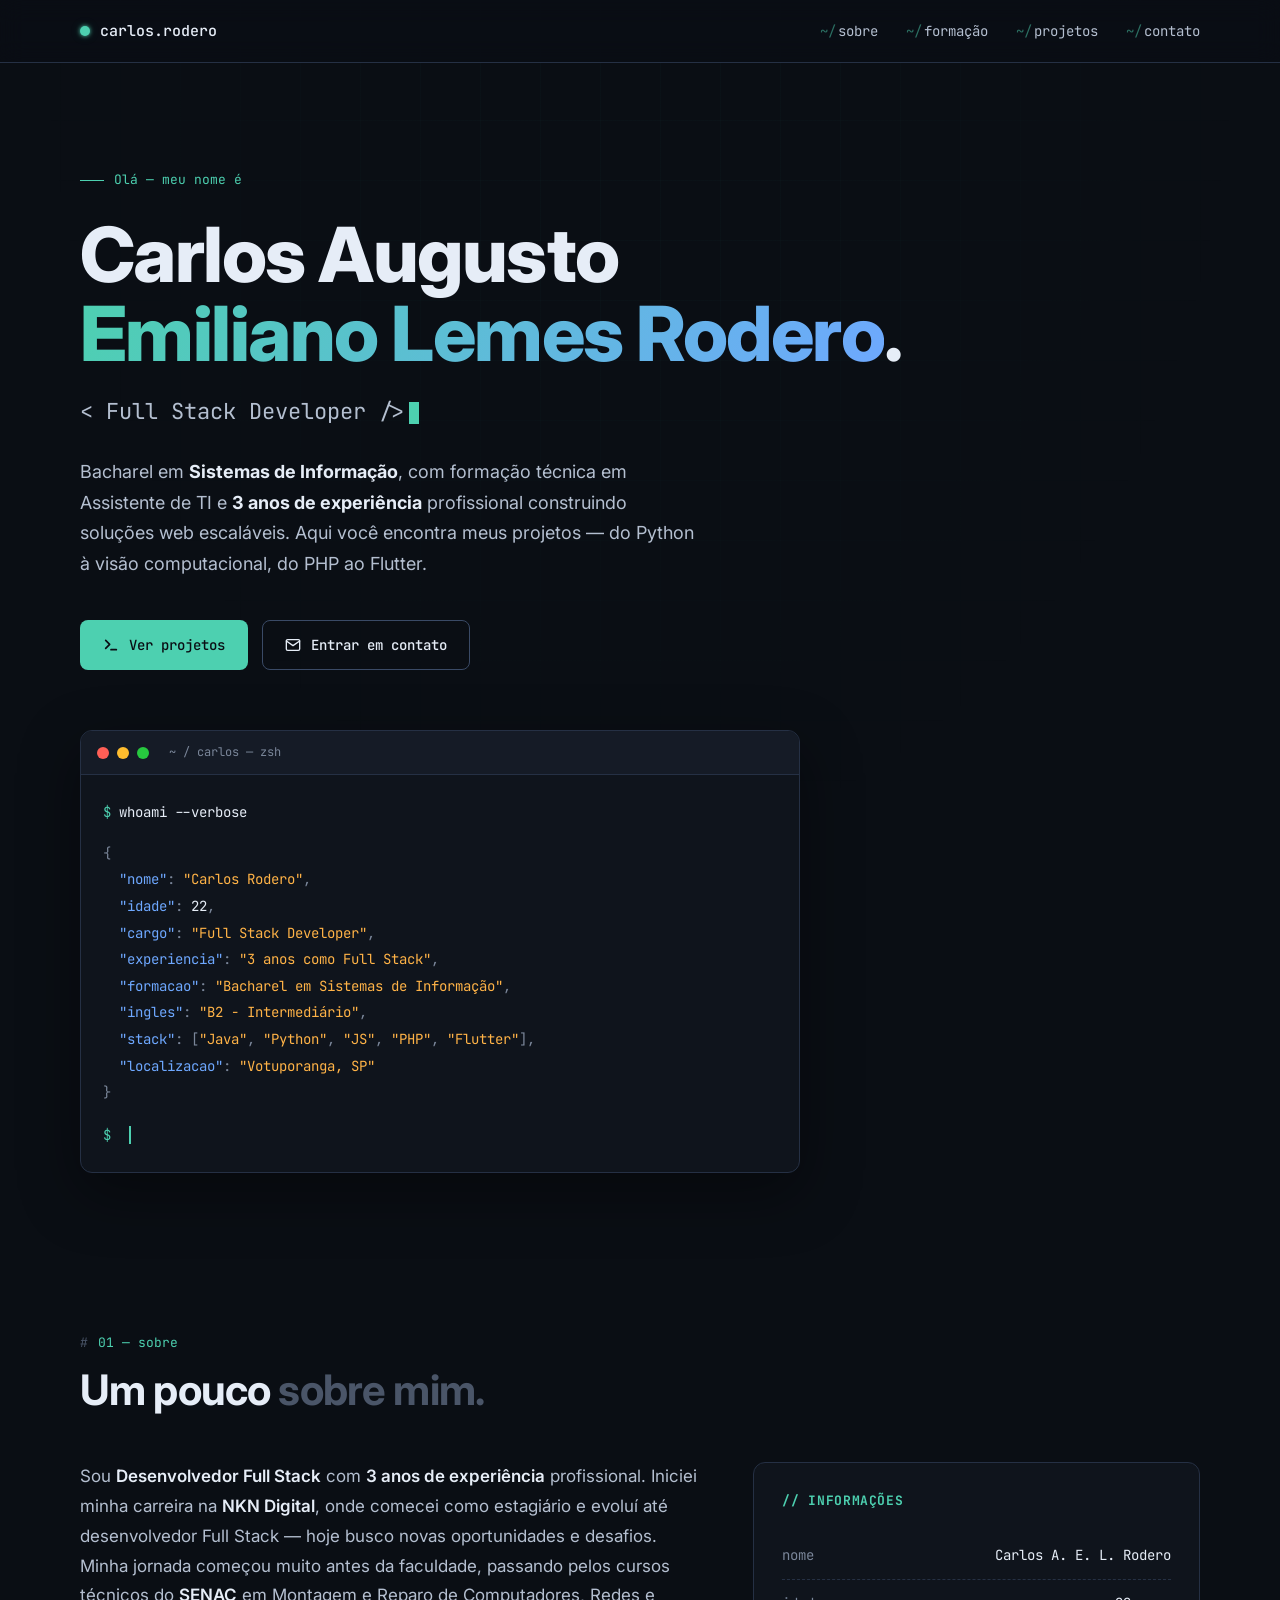
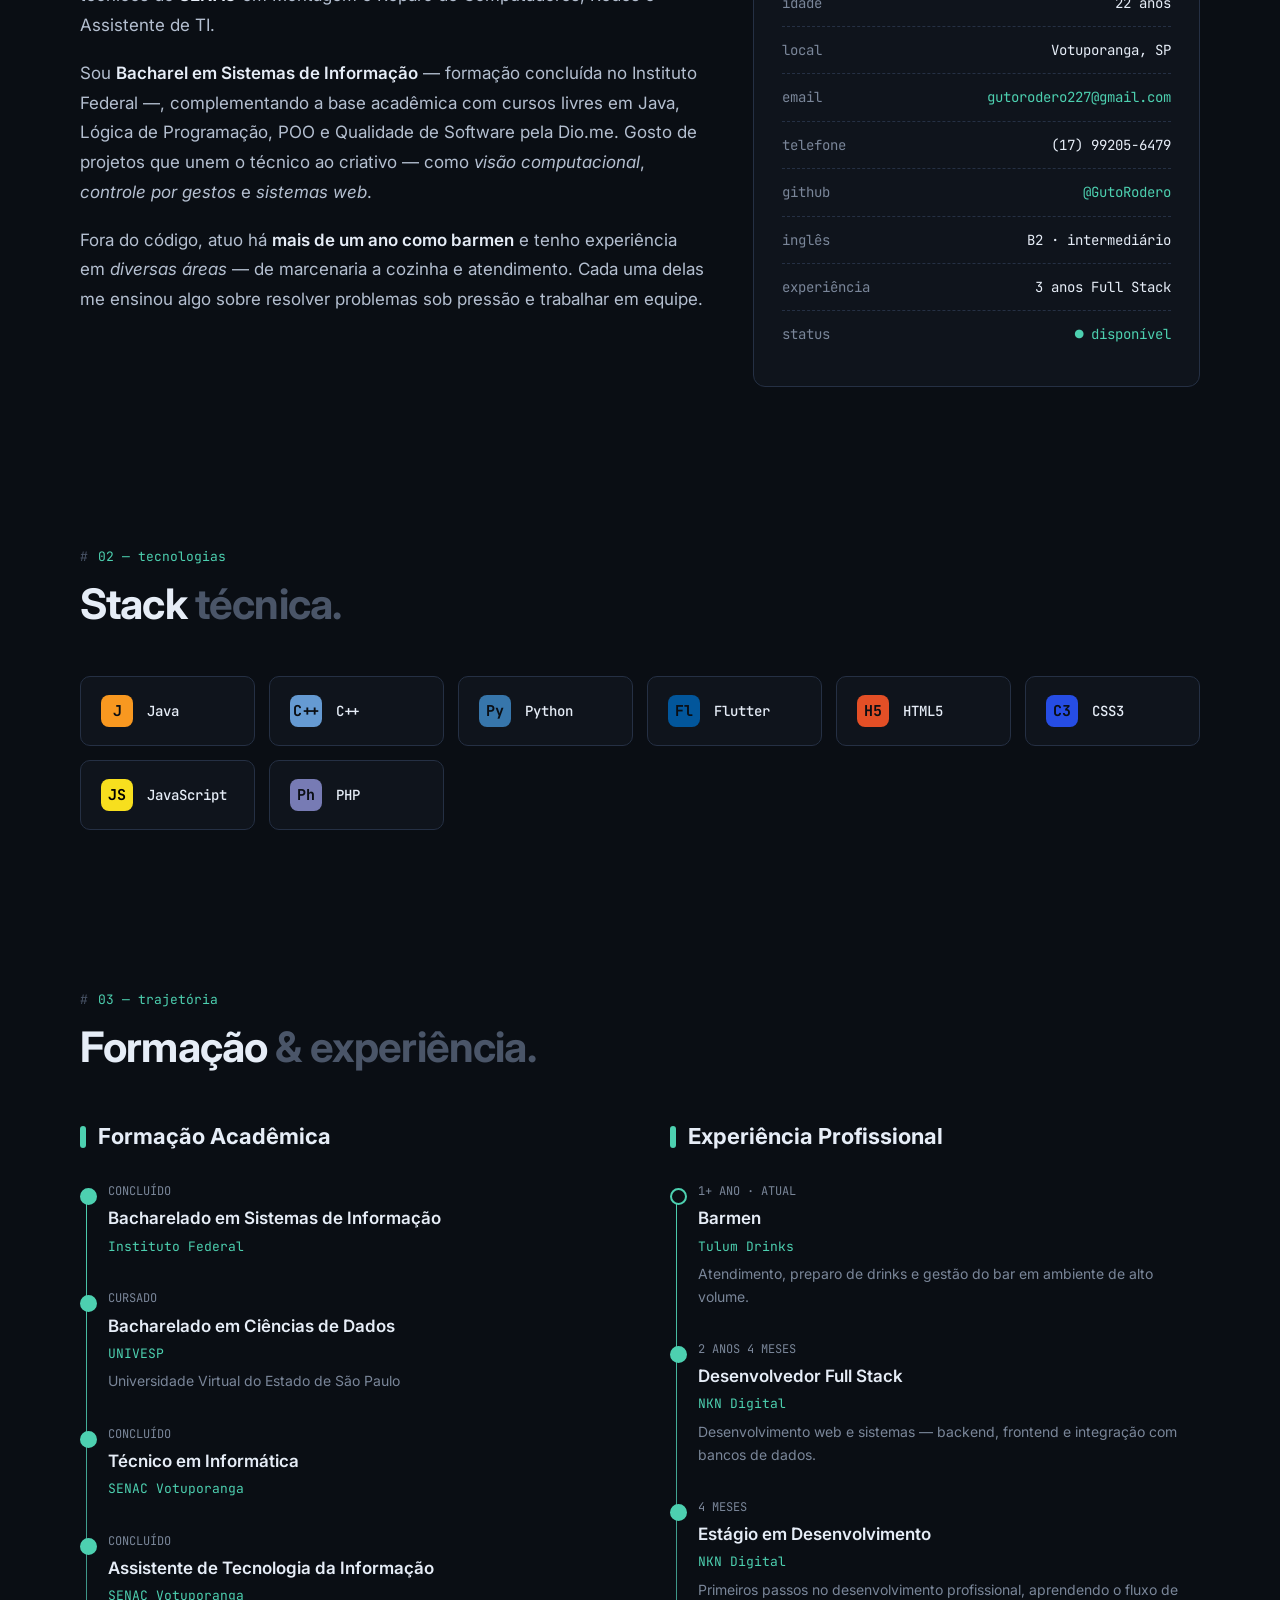
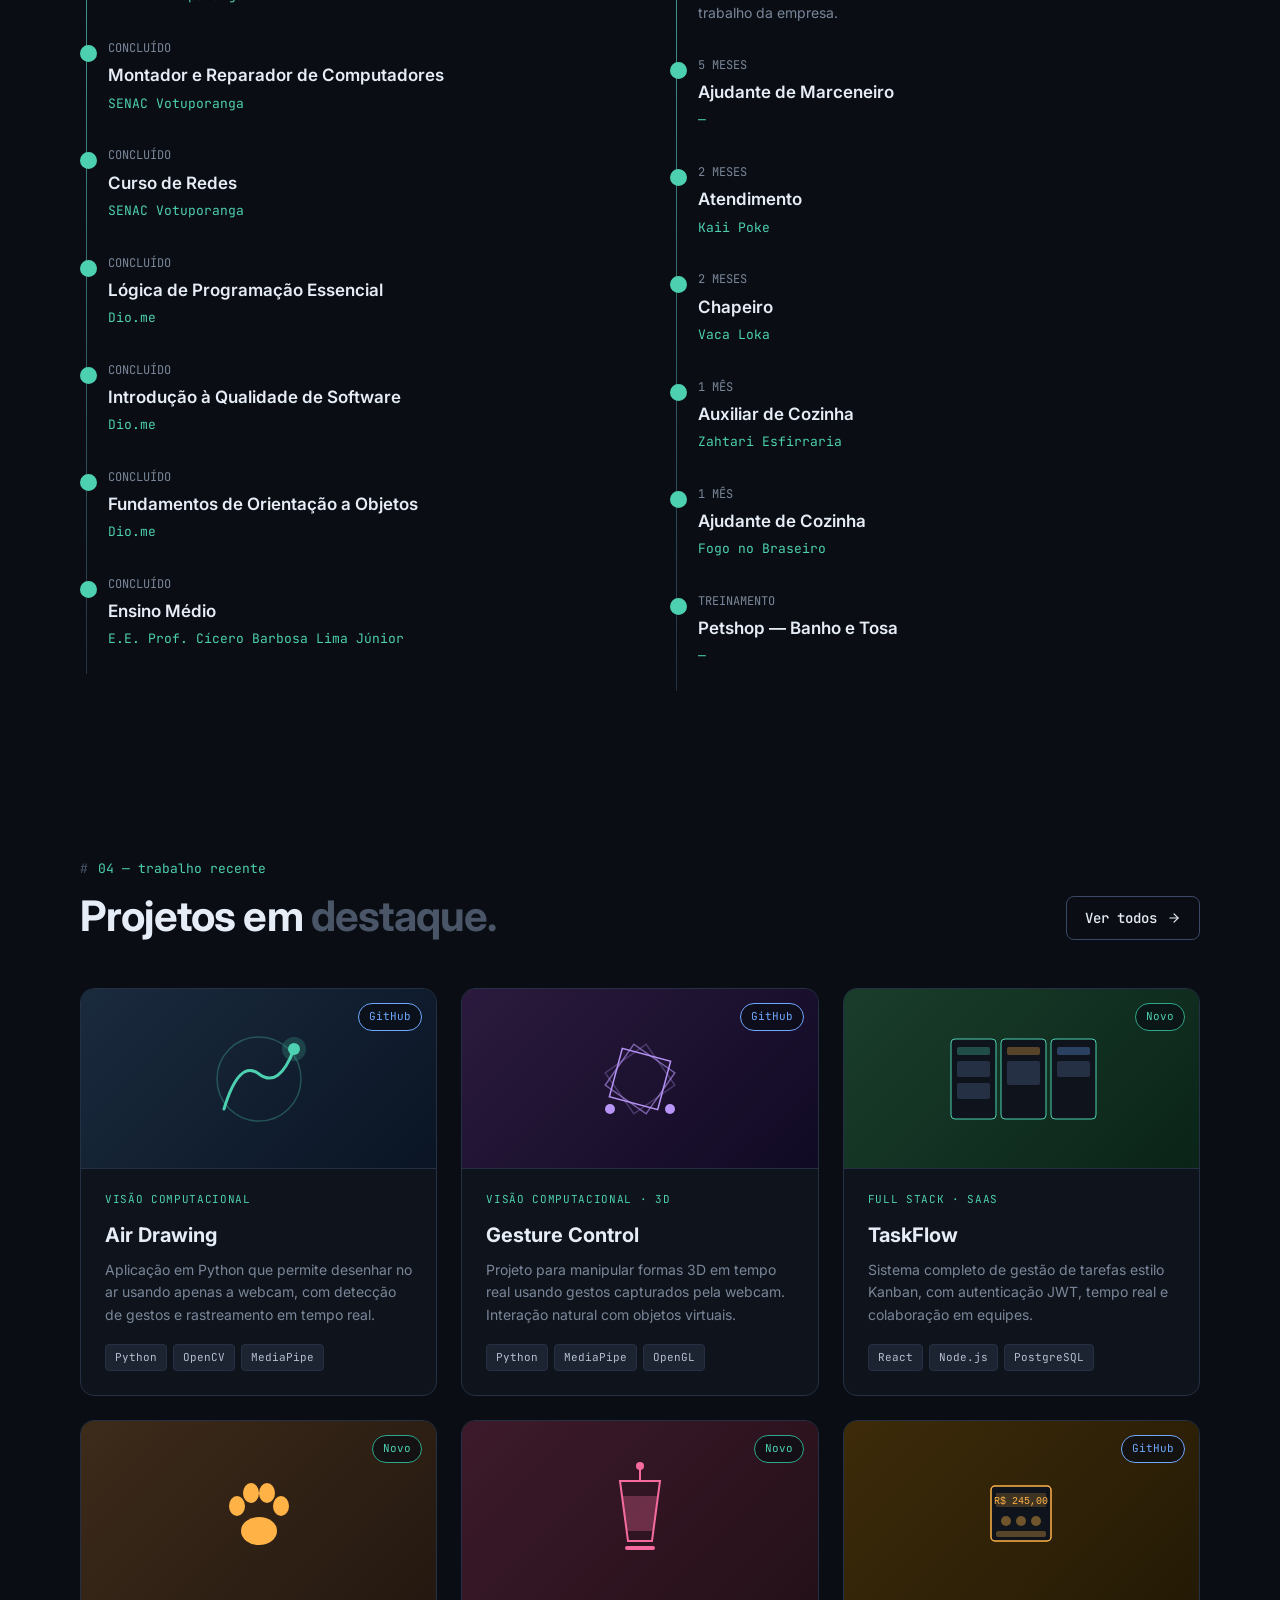
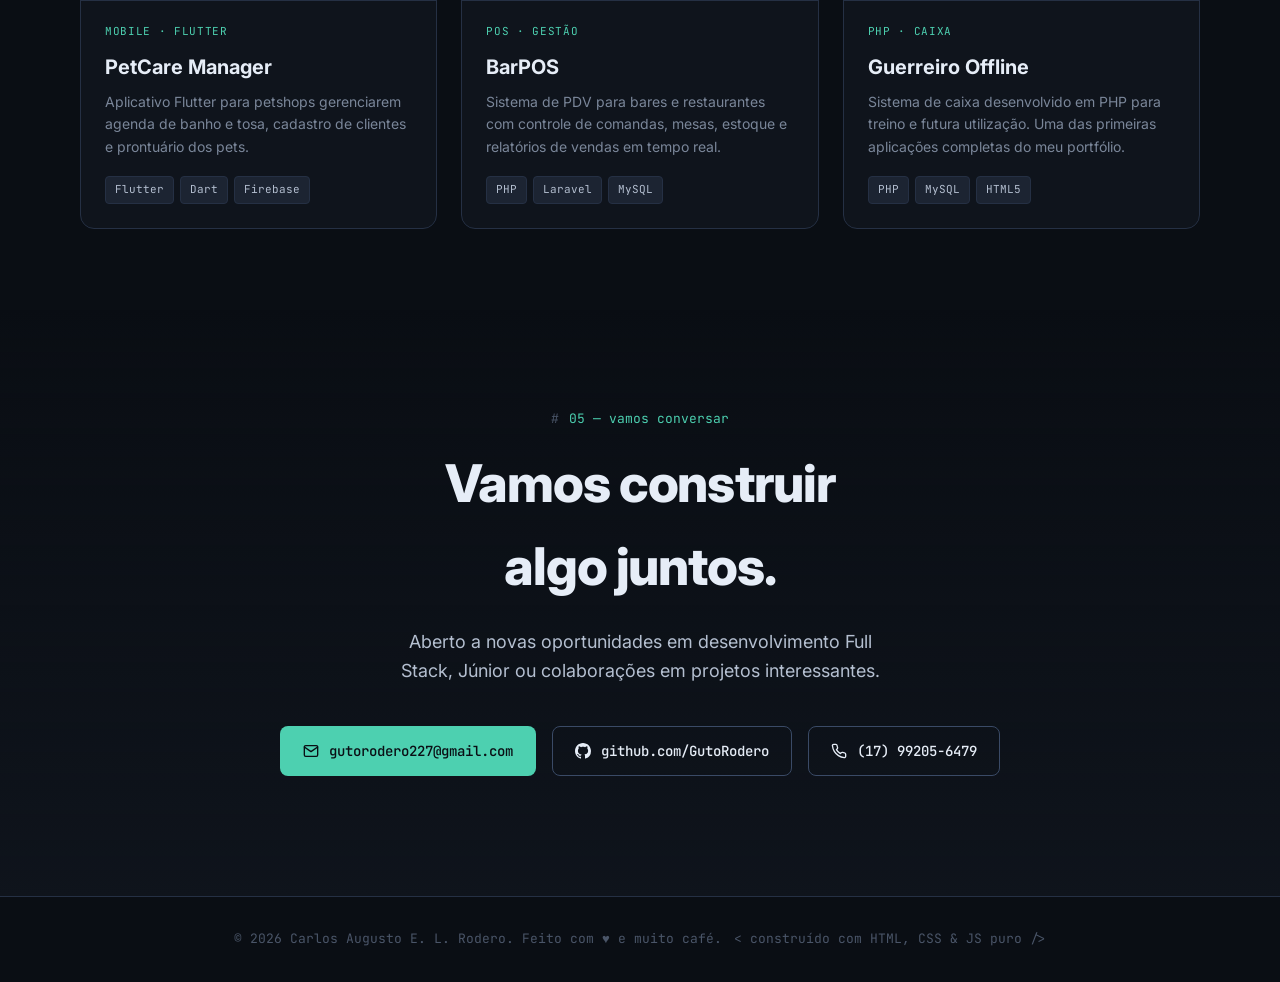
<file: index.html>
<!DOCTYPE html>
<html lang="pt-BR">
<head>
<meta charset="UTF-8">
<meta name="viewport" content="width=device-width, initial-scale=1.0">
<title>Carlos Rodero — Full Stack Developer</title>
<meta name="description" content="Portfólio de Carlos Augusto Emiliano Lemes Rodero — Desenvolvedor Full Stack, Bacharel em Sistemas de Informação.">
<link rel="stylesheet" href="assets/style.css">
<link rel="icon" href="data:image/svg+xml,%3Csvg xmlns='http://www.w3.org/2000/svg' viewBox='0 0 100 100'%3E%3Ctext y='.9em' font-size='90'%3E👨‍💻%3C/text%3E%3C/svg%3E">
</head>
<body>

<!-- Nav -->
<nav class="nav">
  <div class="nav-inner">
    <a href="index.html" class="brand">
      <span class="brand-dot"></span>
      <span>carlos.rodero</span>
    </a>
    <ul class="nav-links">
      <li><a href="#sobre">sobre</a></li>
      <li><a href="#formacao">formação</a></li>
      <li><a href="projetos.html">projetos</a></li>
      <li><a href="#contato">contato</a></li>
    </ul>
  </div>
</nav>

<!-- Hero -->
<header class="hero">
  <div class="container">
    <div class="hero-eyebrow">Olá — meu nome é</div>
    <h1>Carlos Augusto<br><span class="accent">Emiliano Lemes Rodero</span>.</h1>
    <div class="role">
      <span>&lt; Full Stack Developer /&gt;</span><span class="cursor"></span>
    </div>
    <p class="lead">
      Bacharel em <strong style="color:var(--text-0)">Sistemas de Informação</strong>, com formação técnica em Assistente de TI e <strong style="color:var(--text-0)">3 anos de experiência</strong> profissional
      construindo soluções web escaláveis. Aqui você encontra meus projetos — do Python à visão computacional, do PHP ao Flutter.
    </p>

    <div class="hero-cta">
      <a class="btn btn-primary" href="projetos.html">
        <svg width="16" height="16" viewBox="0 0 24 24" fill="none" stroke="currentColor" stroke-width="2.5" stroke-linecap="round" stroke-linejoin="round"><polyline points="4 17 10 11 4 5"/><line x1="12" y1="19" x2="20" y2="19"/></svg>
        Ver projetos
      </a>
      <a class="btn btn-ghost" href="mailto:gutorodero227@gmail.com">
        <svg width="16" height="16" viewBox="0 0 24 24" fill="none" stroke="currentColor" stroke-width="2" stroke-linecap="round" stroke-linejoin="round"><path d="M4 4h16c1.1 0 2 .9 2 2v12c0 1.1-.9 2-2 2H4c-1.1 0-2-.9-2-2V6c0-1.1.9-2 2-2z"/><polyline points="22,6 12,13 2,6"/></svg>
        Entrar em contato
      </a>
    </div>

    <!-- Terminal card -->
    <div class="terminal reveal">
      <div class="terminal-head">
        <span class="terminal-dot r"></span>
        <span class="terminal-dot y"></span>
        <span class="terminal-dot g"></span>
        <span class="terminal-title">~ / carlos — zsh</span>
      </div>
      <div class="terminal-body">
        <div><span class="prompt">$</span> whoami --verbose</div>
        <div style="margin-top:14px">
          <span class="punct">{</span><br>
          &nbsp;&nbsp;<span class="key">"nome"</span><span class="punct">:</span> <span class="str">"Carlos Rodero"</span><span class="punct">,</span><br>
          &nbsp;&nbsp;<span class="key">"idade"</span><span class="punct">:</span> <span class="val">22</span><span class="punct">,</span><br>
          &nbsp;&nbsp;<span class="key">"cargo"</span><span class="punct">:</span> <span class="str">"Full Stack Developer"</span><span class="punct">,</span><br>
          &nbsp;&nbsp;<span class="key">"experiencia"</span><span class="punct">:</span> <span class="str">"3 anos como Full Stack"</span><span class="punct">,</span><br>
          &nbsp;&nbsp;<span class="key">"formacao"</span><span class="punct">:</span> <span class="str">"Bacharel em Sistemas de Informação"</span><span class="punct">,</span><br>
          &nbsp;&nbsp;<span class="key">"ingles"</span><span class="punct">:</span> <span class="str">"B2 - Intermediário"</span><span class="punct">,</span><br>
          &nbsp;&nbsp;<span class="key">"stack"</span><span class="punct">:</span> <span class="punct">[</span><span class="str">"Java"</span><span class="punct">,</span> <span class="str">"Python"</span><span class="punct">,</span> <span class="str">"JS"</span><span class="punct">,</span> <span class="str">"PHP"</span><span class="punct">,</span> <span class="str">"Flutter"</span><span class="punct">]</span><span class="punct">,</span><br>
          &nbsp;&nbsp;<span class="key">"localizacao"</span><span class="punct">:</span> <span class="str">"Votuporanga, SP"</span><br>
          <span class="punct">}</span>
        </div>
        <div style="margin-top:16px"><span class="prompt">$</span> <span style="border-right:2px solid var(--accent); animation: blink 1s steps(2) infinite; padding-right:2px">&nbsp;</span></div>
      </div>
    </div>
  </div>
</header>

<!-- About + Info -->
<section id="sobre">
  <div class="container">
    <div class="section-label">01 — sobre</div>
    <h2 class="section-title">Um pouco <span class="muted">sobre mim.</span></h2>

    <div class="about-grid">
      <div class="about-text">
        <p>
          Sou <strong>Desenvolvedor Full Stack</strong> com <strong>3 anos de experiência</strong> profissional. Iniciei minha carreira
          na <strong>NKN Digital</strong>, onde comecei como estagiário e evoluí até desenvolvedor Full Stack — hoje busco novas oportunidades
          e desafios. Minha jornada começou muito antes da faculdade, passando pelos cursos técnicos do <strong>SENAC</strong> em Montagem
          e Reparo de Computadores, Redes e Assistente de TI.
        </p>
        <p>
          Sou <strong>Bacharel em Sistemas de Informação</strong> — formação concluída no Instituto Federal —, complementando a base acadêmica
          com cursos livres em Java, Lógica de Programação, POO e Qualidade de Software pela Dio.me. Gosto de projetos que unem
          o técnico ao criativo — como <em>visão computacional</em>, <em>controle por gestos</em> e <em>sistemas web</em>.
        </p>
        <p>
          Fora do código, atuo há <strong>mais de um ano como barmen</strong> e tenho experiência em <em>diversas áreas</em> — de marcenaria
          a cozinha e atendimento. Cada uma delas me ensinou algo sobre resolver problemas sob pressão e trabalhar em equipe.
        </p>
      </div>

      <aside class="info-card">
        <h4>// Informações</h4>
        <div class="info-row"><span class="k">nome</span> <span class="v">Carlos A. E. L. Rodero</span></div>
        <div class="info-row"><span class="k">idade</span> <span class="v">22 anos</span></div>
        <div class="info-row"><span class="k">local</span> <span class="v">Votuporanga, SP</span></div>
        <div class="info-row"><span class="k">email</span> <span class="v"><a href="mailto:gutorodero227@gmail.com">gutorodero227@gmail.com</a></span></div>
        <div class="info-row"><span class="k">telefone</span> <span class="v">(17) 99205-6479</span></div>
        <div class="info-row"><span class="k">github</span> <span class="v"><a href="https://github.com/GutoRodero" target="_blank">@GutoRodero</a></span></div>
        <div class="info-row"><span class="k">inglês</span> <span class="v">B2 · intermediário</span></div>
        <div class="info-row"><span class="k">experiência</span> <span class="v">3 anos Full Stack</span></div>
        <div class="info-row"><span class="k">status</span> <span class="v" style="color:var(--accent)">● disponível</span></div>
      </aside>
    </div>
  </div>
</section>

<!-- Skills -->
<section>
  <div class="container">
    <div class="section-label">02 — tecnologias</div>
    <h2 class="section-title">Stack <span class="muted">técnica.</span></h2>

    <div class="skills-grid">
      <div class="skill"><div class="skill-icon" style="background:#f89820">J</div><span class="skill-name">Java</span></div>
      <div class="skill"><div class="skill-icon" style="background:#659ad2">C++</div><span class="skill-name">C++</span></div>
      <div class="skill"><div class="skill-icon" style="background:#3776ab">Py</div><span class="skill-name">Python</span></div>
      <div class="skill"><div class="skill-icon" style="background:#02569b">Fl</div><span class="skill-name">Flutter</span></div>
      <div class="skill"><div class="skill-icon" style="background:#e34f26">H5</div><span class="skill-name">HTML5</span></div>
      <div class="skill"><div class="skill-icon" style="background:#264de4">C3</div><span class="skill-name">CSS3</span></div>
      <div class="skill"><div class="skill-icon" style="background:#f7df1e; color:#000">JS</div><span class="skill-name">JavaScript</span></div>
      <div class="skill"><div class="skill-icon" style="background:#777bb4">Ph</div><span class="skill-name">PHP</span></div>
    </div>
  </div>
</section>

<!-- Formação & Experiência -->
<section id="formacao">
  <div class="container">
    <div class="section-label">03 — trajetória</div>
    <h2 class="section-title">Formação <span class="muted">& experiência.</span></h2>

    <div class="two-col">
      <div>
        <h3 class="subsection-title">Formação Acadêmica</h3>
        <div class="timeline">
          <div class="timeline-item done">
            <div class="timeline-date">CONCLUÍDO</div>
            <div class="timeline-title">Bacharelado em Sistemas de Informação</div>
            <div class="timeline-org">Instituto Federal</div>
          </div>
          <div class="timeline-item done">
            <div class="timeline-date">CURSADO</div>
            <div class="timeline-title">Bacharelado em Ciências de Dados</div>
            <div class="timeline-org">UNIVESP</div>
            <div class="timeline-desc">Universidade Virtual do Estado de São Paulo</div>
          </div>
          <div class="timeline-item done">
            <div class="timeline-date">CONCLUÍDO</div>
            <div class="timeline-title">Técnico em Informática</div>
            <div class="timeline-org">SENAC Votuporanga</div>
          </div>
          <div class="timeline-item done">
            <div class="timeline-date">CONCLUÍDO</div>
            <div class="timeline-title">Assistente de Tecnologia da Informação</div>
            <div class="timeline-org">SENAC Votuporanga</div>
          </div>
          <div class="timeline-item done">
            <div class="timeline-date">CONCLUÍDO</div>
            <div class="timeline-title">Montador e Reparador de Computadores</div>
            <div class="timeline-org">SENAC Votuporanga</div>
          </div>
          <div class="timeline-item done">
            <div class="timeline-date">CONCLUÍDO</div>
            <div class="timeline-title">Curso de Redes</div>
            <div class="timeline-org">SENAC Votuporanga</div>
          </div>
          <div class="timeline-item done">
            <div class="timeline-date">CONCLUÍDO</div>
            <div class="timeline-title">Lógica de Programação Essencial</div>
            <div class="timeline-org">Dio.me</div>
          </div>
          <div class="timeline-item done">
            <div class="timeline-date">CONCLUÍDO</div>
            <div class="timeline-title">Introdução à Qualidade de Software</div>
            <div class="timeline-org">Dio.me</div>
          </div>
          <div class="timeline-item done">
            <div class="timeline-date">CONCLUÍDO</div>
            <div class="timeline-title">Fundamentos de Orientação a Objetos</div>
            <div class="timeline-org">Dio.me</div>
          </div>
          <div class="timeline-item done">
            <div class="timeline-date">CONCLUÍDO</div>
            <div class="timeline-title">Ensino Médio</div>
            <div class="timeline-org">E.E. Prof. Cícero Barbosa Lima Júnior</div>
          </div>
        </div>
      </div>

      <div>
        <h3 class="subsection-title">Experiência Profissional</h3>
        <div class="timeline">
          <div class="timeline-item">
            <div class="timeline-date">1+ ANO · ATUAL</div>
            <div class="timeline-title">Barmen</div>
            <div class="timeline-org">Tulum Drinks</div>
            <div class="timeline-desc">Atendimento, preparo de drinks e gestão do bar em ambiente de alto volume.</div>
          </div>
          <div class="timeline-item done">
            <div class="timeline-date">2 ANOS 4 MESES</div>
            <div class="timeline-title">Desenvolvedor Full Stack</div>
            <div class="timeline-org">NKN Digital</div>
            <div class="timeline-desc">Desenvolvimento web e sistemas — backend, frontend e integração com bancos de dados.</div>
          </div>
          <div class="timeline-item done">
            <div class="timeline-date">4 MESES</div>
            <div class="timeline-title">Estágio em Desenvolvimento</div>
            <div class="timeline-org">NKN Digital</div>
            <div class="timeline-desc">Primeiros passos no desenvolvimento profissional, aprendendo o fluxo de trabalho da empresa.</div>
          </div>
          <div class="timeline-item done">
            <div class="timeline-date">5 MESES</div>
            <div class="timeline-title">Ajudante de Marceneiro</div>
            <div class="timeline-org">—</div>
          </div>
          <div class="timeline-item done">
            <div class="timeline-date">2 MESES</div>
            <div class="timeline-title">Atendimento</div>
            <div class="timeline-org">Kaii Poke</div>
          </div>
          <div class="timeline-item done">
            <div class="timeline-date">2 MESES</div>
            <div class="timeline-title">Chapeiro</div>
            <div class="timeline-org">Vaca Loka</div>
          </div>
          <div class="timeline-item done">
            <div class="timeline-date">1 MÊS</div>
            <div class="timeline-title">Auxiliar de Cozinha</div>
            <div class="timeline-org">Zahtari Esfirraria</div>
          </div>
          <div class="timeline-item done">
            <div class="timeline-date">1 MÊS</div>
            <div class="timeline-title">Ajudante de Cozinha</div>
            <div class="timeline-org">Fogo no Braseiro</div>
          </div>
          <div class="timeline-item done">
            <div class="timeline-date">TREINAMENTO</div>
            <div class="timeline-title">Petshop — Banho e Tosa</div>
            <div class="timeline-org">—</div>
          </div>
        </div>
      </div>
    </div>
  </div>
</section>

<!-- Projetos em destaque -->
<section id="projetos-destaque">
  <div class="container">
    <div class="section-label">04 — trabalho recente</div>
    <div style="display:flex; justify-content:space-between; align-items:flex-end; flex-wrap:wrap; gap:20px; margin-bottom:48px">
      <h2 class="section-title" style="margin:0">Projetos em <span class="muted">destaque.</span></h2>
      <a href="projetos.html" class="btn btn-ghost" style="padding:10px 18px">
        Ver todos
        <svg width="14" height="14" viewBox="0 0 24 24" fill="none" stroke="currentColor" stroke-width="2" stroke-linecap="round" stroke-linejoin="round"><line x1="5" y1="12" x2="19" y2="12"/><polyline points="12 5 19 12 12 19"/></svg>
      </a>
    </div>

    <div class="projects-grid">
      <!-- Air Drawing -->
      <a class="project-card" href="https://github.com/GutoRodero/air_drawing" target="_blank" rel="noopener">
        <span class="project-status github">GitHub</span>
        <div class="project-preview" style="background:linear-gradient(135deg, #1a2b3d 0%, #0a1424 100%)">
          <svg width="120" height="120" viewBox="0 0 120 120" fill="none">
            <circle cx="60" cy="60" r="42" stroke="#4dd0b0" stroke-width="1.5" opacity="0.3"/>
            <path d="M25 90 Q40 40, 60 55 T95 30" stroke="#4dd0b0" stroke-width="3" fill="none" stroke-linecap="round"/>
            <circle cx="95" cy="30" r="6" fill="#4dd0b0"/>
            <circle cx="95" cy="30" r="12" fill="#4dd0b0" opacity="0.2"/>
          </svg>
        </div>
        <div class="project-body">
          <div class="project-tag">visão computacional</div>
          <div class="project-title">Air Drawing</div>
          <p class="project-desc">Aplicação em Python que permite desenhar no ar usando apenas a webcam, com detecção de gestos e rastreamento em tempo real.</p>
          <div class="project-stack">
            <span class="stack-chip">Python</span>
            <span class="stack-chip">OpenCV</span>
            <span class="stack-chip">MediaPipe</span>
          </div>
        </div>
      </a>

      <!-- Gesture Control -->
      <a class="project-card" href="https://github.com/GutoRodero/Gesture_Control" target="_blank" rel="noopener">
        <span class="project-status github">GitHub</span>
        <div class="project-preview" style="background:linear-gradient(135deg, #2b1a3d 0%, #100a24 100%)">
          <svg width="120" height="120" viewBox="0 0 120 120" fill="none">
            <g transform="translate(60 60)">
              <rect x="-25" y="-25" width="50" height="50" stroke="#b794f6" stroke-width="1.5" fill="none" transform="rotate(15)"/>
              <rect x="-25" y="-25" width="50" height="50" stroke="#b794f6" stroke-width="1.5" fill="none" transform="rotate(35)" opacity="0.6"/>
              <rect x="-25" y="-25" width="50" height="50" stroke="#b794f6" stroke-width="1.5" fill="none" transform="rotate(55)" opacity="0.3"/>
            </g>
            <circle cx="30" cy="90" r="5" fill="#b794f6"/>
            <circle cx="90" cy="90" r="5" fill="#b794f6"/>
          </svg>
        </div>
        <div class="project-body">
          <div class="project-tag">visão computacional · 3D</div>
          <div class="project-title">Gesture Control</div>
          <p class="project-desc">Projeto para manipular formas 3D em tempo real usando gestos capturados pela webcam. Interação natural com objetos virtuais.</p>
          <div class="project-stack">
            <span class="stack-chip">Python</span>
            <span class="stack-chip">MediaPipe</span>
            <span class="stack-chip">OpenGL</span>
          </div>
        </div>
      </a>

      <!-- TaskFlow (NOVO) -->
      <a class="project-card" href="projetos/taskflow.html">
        <span class="project-status new">Novo</span>
        <div class="project-preview" style="background:linear-gradient(135deg, #1a3d2b 0%, #0a2418 100%)">
          <svg width="180" height="120" viewBox="0 0 180 120" fill="none">
            <rect x="20" y="20" width="45" height="80" rx="4" fill="#0f141c" stroke="#4dd0b0" stroke-width="1"/>
            <rect x="26" y="28" width="33" height="8" rx="2" fill="#4dd0b0" opacity="0.3"/>
            <rect x="26" y="42" width="33" height="16" rx="2" fill="#253044"/>
            <rect x="26" y="64" width="33" height="16" rx="2" fill="#253044"/>

            <rect x="70" y="20" width="45" height="80" rx="4" fill="#0f141c" stroke="#4dd0b0" stroke-width="1"/>
            <rect x="76" y="28" width="33" height="8" rx="2" fill="#ffb347" opacity="0.3"/>
            <rect x="76" y="42" width="33" height="24" rx="2" fill="#253044"/>

            <rect x="120" y="20" width="45" height="80" rx="4" fill="#0f141c" stroke="#4dd0b0" stroke-width="1"/>
            <rect x="126" y="28" width="33" height="8" rx="2" fill="#6ea8ff" opacity="0.3"/>
            <rect x="126" y="42" width="33" height="16" rx="2" fill="#253044"/>
          </svg>
        </div>
        <div class="project-body">
          <div class="project-tag">full stack · saas</div>
          <div class="project-title">TaskFlow</div>
          <p class="project-desc">Sistema completo de gestão de tarefas estilo Kanban, com autenticação JWT, tempo real e colaboração em equipes.</p>
          <div class="project-stack">
            <span class="stack-chip">React</span>
            <span class="stack-chip">Node.js</span>
            <span class="stack-chip">PostgreSQL</span>
          </div>
        </div>
      </a>

      <!-- PetCare (NOVO) -->
      <a class="project-card" href="projetos/petcare.html">
        <span class="project-status new">Novo</span>
        <div class="project-preview" style="background:linear-gradient(135deg, #3d2b1a 0%, #241810 100%)">
          <svg width="140" height="120" viewBox="0 0 140 120" fill="none">
            <!-- pata -->
            <ellipse cx="70" cy="80" rx="18" ry="14" fill="#ffb347"/>
            <ellipse cx="48" cy="55" rx="8" ry="10" fill="#ffb347"/>
            <ellipse cx="62" cy="42" rx="8" ry="10" fill="#ffb347"/>
            <ellipse cx="78" cy="42" rx="8" ry="10" fill="#ffb347"/>
            <ellipse cx="92" cy="55" rx="8" ry="10" fill="#ffb347"/>
          </svg>
        </div>
        <div class="project-body">
          <div class="project-tag">mobile · flutter</div>
          <div class="project-title">PetCare Manager</div>
          <p class="project-desc">Aplicativo Flutter para petshops gerenciarem agenda de banho e tosa, cadastro de clientes e prontuário dos pets.</p>
          <div class="project-stack">
            <span class="stack-chip">Flutter</span>
            <span class="stack-chip">Dart</span>
            <span class="stack-chip">Firebase</span>
          </div>
        </div>
      </a>

      <!-- BarPOS (NOVO) -->
      <a class="project-card" href="projetos/barpos.html">
        <span class="project-status new">Novo</span>
        <div class="project-preview" style="background:linear-gradient(135deg, #3d1a2b 0%, #241018 100%)">
          <svg width="140" height="120" viewBox="0 0 140 120" fill="none">
            <!-- copo/drink -->
            <path d="M50 30 L90 30 L82 90 L58 90 Z" fill="none" stroke="#f56ba0" stroke-width="2"/>
            <path d="M52 45 L88 45 L83 80 L57 80 Z" fill="#f56ba0" opacity="0.3"/>
            <line x1="70" y1="30" x2="70" y2="18" stroke="#f56ba0" stroke-width="2"/>
            <circle cx="70" cy="15" r="4" fill="#f56ba0"/>
            <rect x="55" y="95" width="30" height="4" rx="2" fill="#f56ba0"/>
          </svg>
        </div>
        <div class="project-body">
          <div class="project-tag">pos · gestão</div>
          <div class="project-title">BarPOS</div>
          <p class="project-desc">Sistema de PDV para bares e restaurantes com controle de comandas, mesas, estoque e relatórios de vendas em tempo real.</p>
          <div class="project-stack">
            <span class="stack-chip">PHP</span>
            <span class="stack-chip">Laravel</span>
            <span class="stack-chip">MySQL</span>
          </div>
        </div>
      </a>

      <!-- Guerreiro Offline -->
      <a class="project-card" href="https://github.com/GutoRodero/GuerreiroOffline" target="_blank" rel="noopener">
        <span class="project-status github">GitHub</span>
        <div class="project-preview" style="background:linear-gradient(135deg, #3d2b0a 0%, #241a05 100%)">
          <svg width="120" height="120" viewBox="0 0 120 120" fill="none">
            <rect x="30" y="35" width="60" height="55" rx="4" fill="#0f141c" stroke="#ffb347" stroke-width="1.5"/>
            <rect x="35" y="42" width="50" height="14" fill="#ffb347" opacity="0.2"/>
            <text x="60" y="53" font-family="monospace" font-size="10" fill="#ffb347" text-anchor="middle">R$ 245,00</text>
            <circle cx="45" cy="70" r="5" fill="#ffb347" opacity="0.4"/>
            <circle cx="60" cy="70" r="5" fill="#ffb347" opacity="0.4"/>
            <circle cx="75" cy="70" r="5" fill="#ffb347" opacity="0.4"/>
            <rect x="35" y="80" width="50" height="6" rx="2" fill="#ffb347" opacity="0.3"/>
          </svg>
        </div>
        <div class="project-body">
          <div class="project-tag">php · caixa</div>
          <div class="project-title">Guerreiro Offline</div>
          <p class="project-desc">Sistema de caixa desenvolvido em PHP para treino e futura utilização. Uma das primeiras aplicações completas do meu portfólio.</p>
          <div class="project-stack">
            <span class="stack-chip">PHP</span>
            <span class="stack-chip">MySQL</span>
            <span class="stack-chip">HTML5</span>
          </div>
        </div>
      </a>
    </div>
  </div>
</section>

<!-- Contact -->
<section class="contact" id="contato">
  <div class="container">
    <div class="section-label" style="justify-content:center">05 — vamos conversar</div>
    <h2>Vamos construir <br>algo juntos.</h2>
    <p>Aberto a novas oportunidades em desenvolvimento Full Stack, Júnior ou colaborações em projetos interessantes.</p>
    <div class="contact-links">
      <a class="btn btn-primary" href="mailto:gutorodero227@gmail.com">
        <svg width="16" height="16" viewBox="0 0 24 24" fill="none" stroke="currentColor" stroke-width="2" stroke-linecap="round" stroke-linejoin="round"><path d="M4 4h16c1.1 0 2 .9 2 2v12c0 1.1-.9 2-2 2H4c-1.1 0-2-.9-2-2V6c0-1.1.9-2 2-2z"/><polyline points="22,6 12,13 2,6"/></svg>
        gutorodero227@gmail.com
      </a>
      <a class="btn btn-ghost" href="https://github.com/GutoRodero" target="_blank">
        <svg width="16" height="16" viewBox="0 0 24 24" fill="currentColor"><path d="M12 0C5.37 0 0 5.37 0 12c0 5.31 3.435 9.795 8.205 11.385.6.105.825-.255.825-.57 0-.285-.015-1.23-.015-2.235-3.015.555-3.795-.735-4.035-1.41-.135-.345-.72-1.41-1.23-1.695-.42-.225-1.02-.78-.015-.795.945-.015 1.62.87 1.845 1.23 1.08 1.815 2.805 1.305 3.495.99.105-.78.42-1.305.765-1.605-2.67-.3-5.46-1.335-5.46-5.925 0-1.305.465-2.385 1.23-3.225-.12-.3-.54-1.53.12-3.18 0 0 1.005-.315 3.3 1.23.96-.27 1.98-.405 3-.405s2.04.135 3 .405c2.295-1.56 3.3-1.23 3.3-1.23.66 1.65.24 2.88.12 3.18.765.84 1.23 1.905 1.23 3.225 0 4.605-2.805 5.625-5.475 5.925.435.375.81 1.095.81 2.22 0 1.605-.015 2.895-.015 3.3 0 .315.225.69.825.57A12.02 12.02 0 0 0 24 12c0-6.63-5.37-12-12-12z"/></svg>
        github.com/GutoRodero
      </a>
      <a class="btn btn-ghost" href="tel:+5517992056479">
        <svg width="16" height="16" viewBox="0 0 24 24" fill="none" stroke="currentColor" stroke-width="2" stroke-linecap="round" stroke-linejoin="round"><path d="M22 16.92v3a2 2 0 0 1-2.18 2 19.79 19.79 0 0 1-8.63-3.07 19.5 19.5 0 0 1-6-6 19.79 19.79 0 0 1-3.07-8.67A2 2 0 0 1 4.11 2h3a2 2 0 0 1 2 1.72 12.84 12.84 0 0 0 .7 2.81 2 2 0 0 1-.45 2.11L8.09 9.91a16 16 0 0 0 6 6l1.27-1.27a2 2 0 0 1 2.11-.45 12.84 12.84 0 0 0 2.81.7A2 2 0 0 1 22 16.92z"/></svg>
        (17) 99205-6479
      </a>
    </div>
  </div>
</section>

<!-- Footer -->
<footer class="footer">
  <div class="container">
    <div>© 2026 Carlos Augusto E. L. Rodero. Feito com ♥ e muito café.</div>
    <div>&lt; construído com HTML, CSS &amp; JS puro /&gt;</div>
  </div>
</footer>

<script>
// Reveal on scroll
const io = new IntersectionObserver((entries) => {
  entries.forEach(e => {
    if (e.isIntersecting) {
      e.target.classList.add('visible');
      io.unobserve(e.target);
    }
  });
}, { threshold: 0.1 });

document.querySelectorAll('.reveal, .project-card, .timeline-item, .skill').forEach(el => {
  el.classList.add('reveal');
  io.observe(el);
});

// Active nav link on scroll
const sections = document.querySelectorAll('section[id]');
const navLinks = document.querySelectorAll('.nav-links a[href^="#"]');
window.addEventListener('scroll', () => {
  let current = '';
  sections.forEach(s => {
    const top = s.offsetTop - 100;
    if (window.scrollY >= top) current = s.id;
  });
  navLinks.forEach(l => {
    l.classList.toggle('active', l.getAttribute('href') === '#' + current);
  });
});
</script>

</body>
</html>
</file>
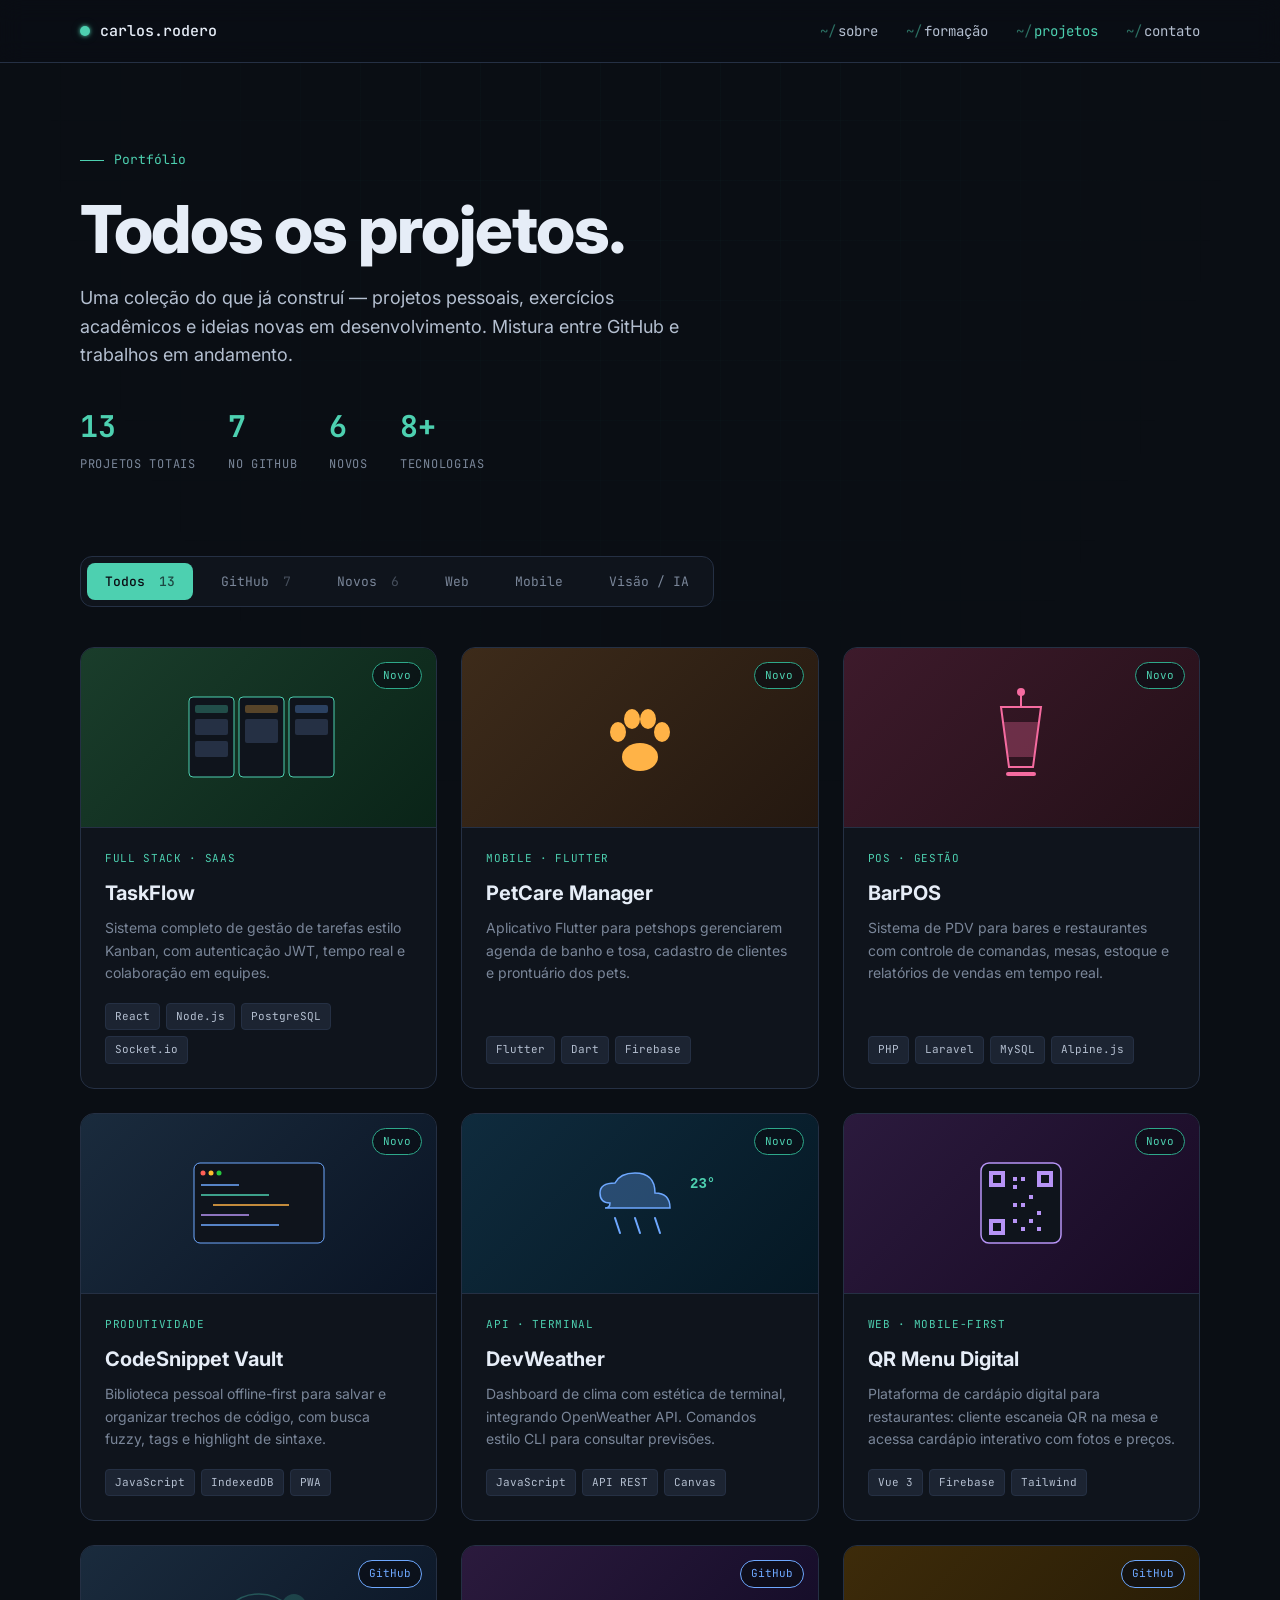
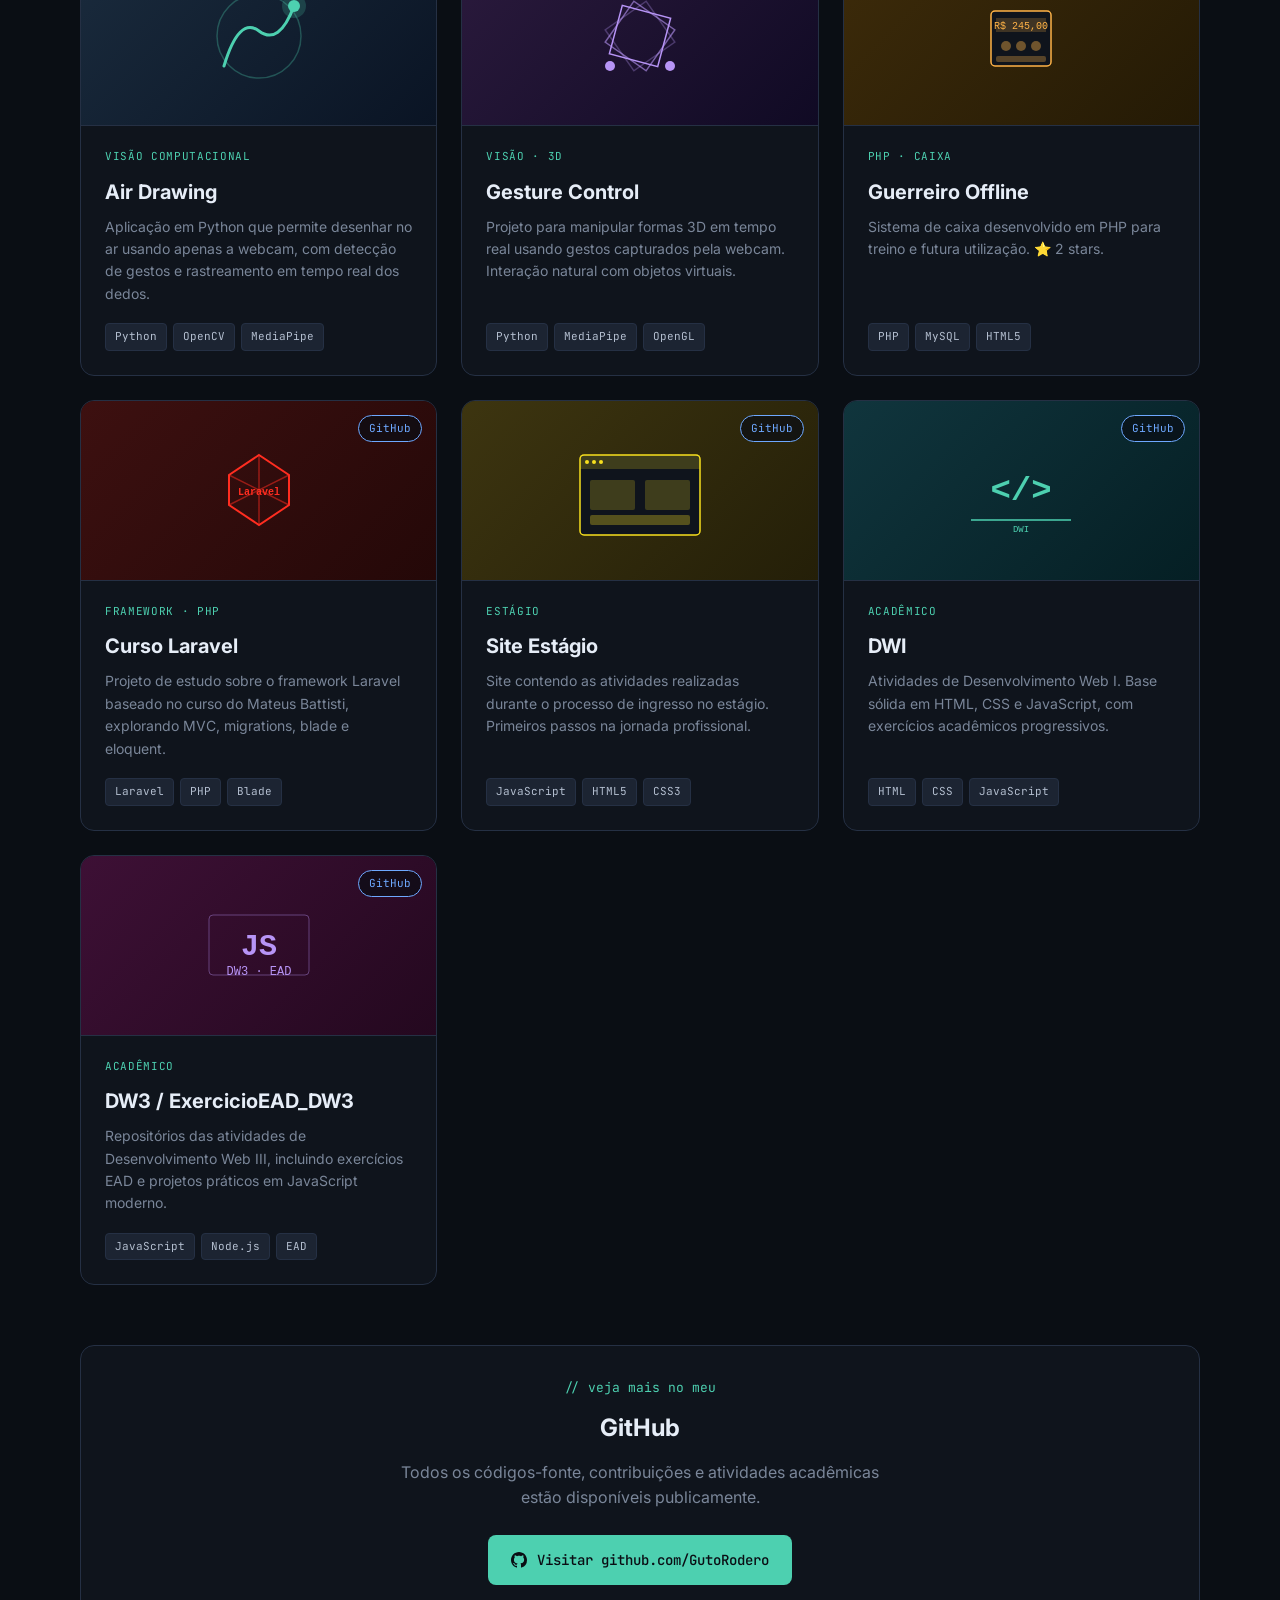
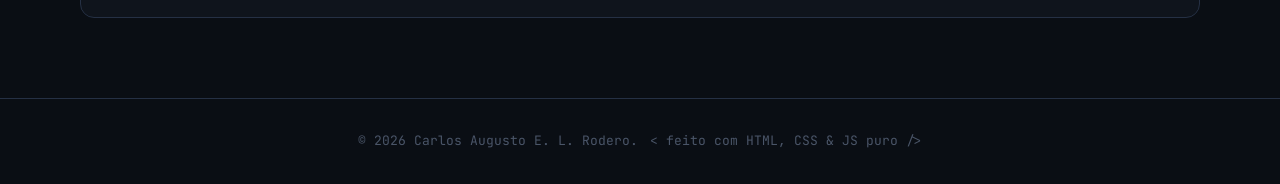
<file: projetos.html>
<!DOCTYPE html>
<html lang="pt-BR">
<head>
<meta charset="UTF-8">
<meta name="viewport" content="width=device-width, initial-scale=1.0">
<title>Projetos — Carlos Rodero</title>
<link rel="stylesheet" href="assets/style.css">
<link rel="icon" href="data:image/svg+xml,%3Csvg xmlns='http://www.w3.org/2000/svg' viewBox='0 0 100 100'%3E%3Ctext y='.9em' font-size='90'%3E👨‍💻%3C/text%3E%3C/svg%3E">
<style>
.filter-bar {
  display: flex;
  gap: 10px;
  flex-wrap: wrap;
  margin-bottom: 40px;
  padding: 6px;
  background: var(--bg-1);
  border: 1px solid var(--border);
  border-radius: 12px;
  width: fit-content;
}
.filter-btn {
  padding: 10px 18px;
  border-radius: 8px;
  font-family: var(--font-mono);
  font-size: 13px;
  background: transparent;
  color: var(--text-2);
  border: none;
  cursor: pointer;
  transition: all 0.2s;
}
.filter-btn:hover { color: var(--text-0); }
.filter-btn.active {
  background: var(--accent);
  color: var(--bg-0);
  font-weight: 500;
}
.filter-btn .count {
  opacity: 0.5;
  margin-left: 6px;
}
.filter-btn.active .count { opacity: 0.7; }

.projects-header {
  padding: 80px 0 40px;
}
.projects-header h1 {
  font-size: clamp(38px, 6vw, 66px);
  line-height: 1.05;
  font-weight: 800;
  letter-spacing: -0.02em;
  margin-bottom: 20px;
}
.projects-header .lead {
  color: var(--text-1);
  font-size: 18px;
  max-width: 620px;
}
.summary-bar {
  display: flex;
  gap: 32px;
  margin-top: 32px;
  flex-wrap: wrap;
}
.summary-item {
  font-family: var(--font-mono);
}
.summary-item .num {
  font-size: 30px;
  color: var(--accent);
  font-weight: 700;
  display: block;
}
.summary-item .lbl {
  font-size: 12px;
  color: var(--text-2);
  text-transform: uppercase;
  letter-spacing: 0.06em;
}
</style>
</head>
<body>

<!-- Nav -->
<nav class="nav">
  <div class="nav-inner">
    <a href="index.html" class="brand">
      <span class="brand-dot"></span>
      <span>carlos.rodero</span>
    </a>
    <ul class="nav-links">
      <li><a href="index.html#sobre">sobre</a></li>
      <li><a href="index.html#formacao">formação</a></li>
      <li><a href="projetos.html" class="active">projetos</a></li>
      <li><a href="index.html#contato">contato</a></li>
    </ul>
  </div>
</nav>

<header class="projects-header">
  <div class="container">
    <div class="hero-eyebrow">Portfólio</div>
    <h1>Todos os <span class="accent">projetos</span>.</h1>
    <p class="lead">Uma coleção do que já construí — projetos pessoais, exercícios acadêmicos e ideias novas em desenvolvimento. Mistura entre GitHub e trabalhos em andamento.</p>

    <div class="summary-bar">
      <div class="summary-item">
        <span class="num">13</span>
        <span class="lbl">projetos totais</span>
      </div>
      <div class="summary-item">
        <span class="num">7</span>
        <span class="lbl">no github</span>
      </div>
      <div class="summary-item">
        <span class="num">6</span>
        <span class="lbl">novos</span>
      </div>
      <div class="summary-item">
        <span class="num">8+</span>
        <span class="lbl">tecnologias</span>
      </div>
    </div>
  </div>
</header>

<section style="padding-top: 40px">
  <div class="container">

    <div class="filter-bar" role="tablist">
      <button class="filter-btn active" data-filter="all">Todos <span class="count">13</span></button>
      <button class="filter-btn" data-filter="github">GitHub <span class="count">7</span></button>
      <button class="filter-btn" data-filter="new">Novos <span class="count">6</span></button>
      <button class="filter-btn" data-filter="web">Web</button>
      <button class="filter-btn" data-filter="mobile">Mobile</button>
      <button class="filter-btn" data-filter="ai">Visão / IA</button>
    </div>

    <div class="projects-grid" id="grid">

      <!-- ============== NOVOS ============== -->

      <a class="project-card" href="projetos/taskflow.html" data-tags="new web" data-github="https://github.com/GutoRodero/taskflow">
        <span class="project-status new">Novo</span>
        <div class="project-preview" style="background:linear-gradient(135deg, #1a3d2b 0%, #0a2418 100%)">
          <svg width="180" height="120" viewBox="0 0 180 120" fill="none">
            <rect x="20" y="20" width="45" height="80" rx="4" fill="#0f141c" stroke="#4dd0b0" stroke-width="1"/>
            <rect x="26" y="28" width="33" height="8" rx="2" fill="#4dd0b0" opacity="0.3"/>
            <rect x="26" y="42" width="33" height="16" rx="2" fill="#253044"/>
            <rect x="26" y="64" width="33" height="16" rx="2" fill="#253044"/>
            <rect x="70" y="20" width="45" height="80" rx="4" fill="#0f141c" stroke="#4dd0b0" stroke-width="1"/>
            <rect x="76" y="28" width="33" height="8" rx="2" fill="#ffb347" opacity="0.3"/>
            <rect x="76" y="42" width="33" height="24" rx="2" fill="#253044"/>
            <rect x="120" y="20" width="45" height="80" rx="4" fill="#0f141c" stroke="#4dd0b0" stroke-width="1"/>
            <rect x="126" y="28" width="33" height="8" rx="2" fill="#6ea8ff" opacity="0.3"/>
            <rect x="126" y="42" width="33" height="16" rx="2" fill="#253044"/>
          </svg>
        </div>
        <div class="project-body">
          <div class="project-tag">full stack · saas</div>
          <div class="project-title">TaskFlow</div>
          <p class="project-desc">Sistema completo de gestão de tarefas estilo Kanban, com autenticação JWT, tempo real e colaboração em equipes.</p>
          <div class="project-stack">
            <span class="stack-chip">React</span>
            <span class="stack-chip">Node.js</span>
            <span class="stack-chip">PostgreSQL</span>
            <span class="stack-chip">Socket.io</span>
          </div>
        </div>
      </a>

      <a class="project-card" href="projetos/petcare.html" data-tags="new mobile" data-github="https://github.com/GutoRodero/petcare-manager">
        <span class="project-status new">Novo</span>
        <div class="project-preview" style="background:linear-gradient(135deg, #3d2b1a 0%, #241810 100%)">
          <svg width="140" height="120" viewBox="0 0 140 120" fill="none">
            <ellipse cx="70" cy="80" rx="18" ry="14" fill="#ffb347"/>
            <ellipse cx="48" cy="55" rx="8" ry="10" fill="#ffb347"/>
            <ellipse cx="62" cy="42" rx="8" ry="10" fill="#ffb347"/>
            <ellipse cx="78" cy="42" rx="8" ry="10" fill="#ffb347"/>
            <ellipse cx="92" cy="55" rx="8" ry="10" fill="#ffb347"/>
          </svg>
        </div>
        <div class="project-body">
          <div class="project-tag">mobile · flutter</div>
          <div class="project-title">PetCare Manager</div>
          <p class="project-desc">Aplicativo Flutter para petshops gerenciarem agenda de banho e tosa, cadastro de clientes e prontuário dos pets.</p>
          <div class="project-stack">
            <span class="stack-chip">Flutter</span>
            <span class="stack-chip">Dart</span>
            <span class="stack-chip">Firebase</span>
          </div>
        </div>
      </a>

      <a class="project-card" href="projetos/barpos.html" data-tags="new web" data-github="https://github.com/GutoRodero/barpos">
        <span class="project-status new">Novo</span>
        <div class="project-preview" style="background:linear-gradient(135deg, #3d1a2b 0%, #241018 100%)">
          <svg width="140" height="120" viewBox="0 0 140 120" fill="none">
            <path d="M50 30 L90 30 L82 90 L58 90 Z" fill="none" stroke="#f56ba0" stroke-width="2"/>
            <path d="M52 45 L88 45 L83 80 L57 80 Z" fill="#f56ba0" opacity="0.3"/>
            <line x1="70" y1="30" x2="70" y2="18" stroke="#f56ba0" stroke-width="2"/>
            <circle cx="70" cy="15" r="4" fill="#f56ba0"/>
            <rect x="55" y="95" width="30" height="4" rx="2" fill="#f56ba0"/>
          </svg>
        </div>
        <div class="project-body">
          <div class="project-tag">pos · gestão</div>
          <div class="project-title">BarPOS</div>
          <p class="project-desc">Sistema de PDV para bares e restaurantes com controle de comandas, mesas, estoque e relatórios de vendas em tempo real.</p>
          <div class="project-stack">
            <span class="stack-chip">PHP</span>
            <span class="stack-chip">Laravel</span>
            <span class="stack-chip">MySQL</span>
            <span class="stack-chip">Alpine.js</span>
          </div>
        </div>
      </a>

      <a class="project-card" href="projetos/snippet-vault.html" data-tags="new web" data-github="https://github.com/GutoRodero/codesnippet-vault">
        <span class="project-status new">Novo</span>
        <div class="project-preview" style="background:linear-gradient(135deg, #1a2b3d 0%, #0a1424 100%)">
          <svg width="160" height="120" viewBox="0 0 160 120" fill="none">
            <rect x="15" y="20" width="130" height="80" rx="6" fill="#0f141c" stroke="#6ea8ff" stroke-width="1"/>
            <circle cx="24" cy="30" r="2.5" fill="#ff5f56"/>
            <circle cx="32" cy="30" r="2.5" fill="#ffbd2e"/>
            <circle cx="40" cy="30" r="2.5" fill="#27c93f"/>
            <line x1="22" y1="42" x2="60" y2="42" stroke="#6ea8ff" stroke-width="1.5"/>
            <line x1="22" y1="52" x2="90" y2="52" stroke="#4dd0b0" stroke-width="1.5"/>
            <line x1="34" y1="62" x2="110" y2="62" stroke="#ffb347" stroke-width="1.5"/>
            <line x1="22" y1="72" x2="70" y2="72" stroke="#b794f6" stroke-width="1.5"/>
            <line x1="22" y1="82" x2="100" y2="82" stroke="#6ea8ff" stroke-width="1.5"/>
          </svg>
        </div>
        <div class="project-body">
          <div class="project-tag">produtividade</div>
          <div class="project-title">CodeSnippet Vault</div>
          <p class="project-desc">Biblioteca pessoal offline-first para salvar e organizar trechos de código, com busca fuzzy, tags e highlight de sintaxe.</p>
          <div class="project-stack">
            <span class="stack-chip">JavaScript</span>
            <span class="stack-chip">IndexedDB</span>
            <span class="stack-chip">PWA</span>
          </div>
        </div>
      </a>

      <a class="project-card" href="projetos/devweather.html" data-tags="new web" data-github="https://github.com/GutoRodero/devweather">
        <span class="project-status new">Novo</span>
        <div class="project-preview" style="background:linear-gradient(135deg, #0f2b3d 0%, #051824 100%)">
          <svg width="160" height="120" viewBox="0 0 160 120" fill="none">
            <path d="M50 60 Q40 60 40 50 Q40 40 55 40 Q60 30 75 30 Q95 30 95 50 Q110 50 110 65 L45 65 Q50 65 50 60 Z" fill="#6ea8ff" opacity="0.3"/>
            <path d="M50 60 Q40 60 40 50 Q40 40 55 40 Q60 30 75 30 Q95 30 95 50 Q110 50 110 65 L45 65 Q50 65 50 60 Z" stroke="#6ea8ff" stroke-width="1.5" fill="none"/>
            <line x1="55" y1="75" x2="60" y2="90" stroke="#6ea8ff" stroke-width="2" stroke-linecap="round"/>
            <line x1="75" y1="75" x2="80" y2="90" stroke="#6ea8ff" stroke-width="2" stroke-linecap="round"/>
            <line x1="95" y1="75" x2="100" y2="90" stroke="#6ea8ff" stroke-width="2" stroke-linecap="round"/>
            <text x="130" y="45" font-family="monospace" font-size="14" fill="#4dd0b0" font-weight="bold">23°</text>
          </svg>
        </div>
        <div class="project-body">
          <div class="project-tag">api · terminal</div>
          <div class="project-title">DevWeather</div>
          <p class="project-desc">Dashboard de clima com estética de terminal, integrando OpenWeather API. Comandos estilo CLI para consultar previsões.</p>
          <div class="project-stack">
            <span class="stack-chip">JavaScript</span>
            <span class="stack-chip">API REST</span>
            <span class="stack-chip">Canvas</span>
          </div>
        </div>
      </a>

      <a class="project-card" href="projetos/qr-menu.html" data-tags="new web" data-github="https://github.com/GutoRodero/qr-menu-digital">
        <span class="project-status new">Novo</span>
        <div class="project-preview" style="background:linear-gradient(135deg, #2b1a3d 0%, #180a24 100%)">
          <svg width="120" height="120" viewBox="0 0 120 120" fill="none">
            <rect x="20" y="20" width="80" height="80" rx="8" fill="#0f141c" stroke="#b794f6" stroke-width="1.5"/>
            <!-- QR pattern -->
            <rect x="28" y="28" width="16" height="16" fill="#b794f6"/>
            <rect x="32" y="32" width="8" height="8" fill="#0f141c"/>
            <rect x="76" y="28" width="16" height="16" fill="#b794f6"/>
            <rect x="80" y="32" width="8" height="8" fill="#0f141c"/>
            <rect x="28" y="76" width="16" height="16" fill="#b794f6"/>
            <rect x="32" y="80" width="8" height="8" fill="#0f141c"/>
            <rect x="52" y="34" width="4" height="4" fill="#b794f6"/>
            <rect x="60" y="34" width="4" height="4" fill="#b794f6"/>
            <rect x="52" y="42" width="4" height="4" fill="#b794f6"/>
            <rect x="68" y="52" width="4" height="4" fill="#b794f6"/>
            <rect x="52" y="60" width="4" height="4" fill="#b794f6"/>
            <rect x="60" y="60" width="4" height="4" fill="#b794f6"/>
            <rect x="76" y="68" width="4" height="4" fill="#b794f6"/>
            <rect x="52" y="76" width="4" height="4" fill="#b794f6"/>
            <rect x="60" y="84" width="4" height="4" fill="#b794f6"/>
            <rect x="68" y="76" width="4" height="4" fill="#b794f6"/>
            <rect x="76" y="84" width="4" height="4" fill="#b794f6"/>
          </svg>
        </div>
        <div class="project-body">
          <div class="project-tag">web · mobile-first</div>
          <div class="project-title">QR Menu Digital</div>
          <p class="project-desc">Plataforma de cardápio digital para restaurantes: cliente escaneia QR na mesa e acessa cardápio interativo com fotos e preços.</p>
          <div class="project-stack">
            <span class="stack-chip">Vue 3</span>
            <span class="stack-chip">Firebase</span>
            <span class="stack-chip">Tailwind</span>
          </div>
        </div>
      </a>

      <!-- ============== GITHUB ============== -->

      <a class="project-card" href="https://github.com/GutoRodero/air_drawing" target="_blank" rel="noopener" id="air-drawing" data-tags="github ai">
        <span class="project-status github">GitHub</span>
        <div class="project-preview" style="background:linear-gradient(135deg, #1a2b3d 0%, #0a1424 100%)">
          <svg width="120" height="120" viewBox="0 0 120 120" fill="none">
            <circle cx="60" cy="60" r="42" stroke="#4dd0b0" stroke-width="1.5" opacity="0.3"/>
            <path d="M25 90 Q40 40, 60 55 T95 30" stroke="#4dd0b0" stroke-width="3" fill="none" stroke-linecap="round"/>
            <circle cx="95" cy="30" r="6" fill="#4dd0b0"/>
            <circle cx="95" cy="30" r="12" fill="#4dd0b0" opacity="0.2"/>
          </svg>
        </div>
        <div class="project-body">
          <div class="project-tag">visão computacional</div>
          <div class="project-title">Air Drawing</div>
          <p class="project-desc">Aplicação em Python que permite desenhar no ar usando apenas a webcam, com detecção de gestos e rastreamento em tempo real dos dedos.</p>
          <div class="project-stack">
            <span class="stack-chip">Python</span>
            <span class="stack-chip">OpenCV</span>
            <span class="stack-chip">MediaPipe</span>
          </div>
        </div>
      </a>

      <a class="project-card" href="https://github.com/GutoRodero/Gesture_Control" target="_blank" rel="noopener" id="gesture-control" data-tags="github ai">
        <span class="project-status github">GitHub</span>
        <div class="project-preview" style="background:linear-gradient(135deg, #2b1a3d 0%, #100a24 100%)">
          <svg width="120" height="120" viewBox="0 0 120 120" fill="none">
            <g transform="translate(60 60)">
              <rect x="-25" y="-25" width="50" height="50" stroke="#b794f6" stroke-width="1.5" fill="none" transform="rotate(15)"/>
              <rect x="-25" y="-25" width="50" height="50" stroke="#b794f6" stroke-width="1.5" fill="none" transform="rotate(35)" opacity="0.6"/>
              <rect x="-25" y="-25" width="50" height="50" stroke="#b794f6" stroke-width="1.5" fill="none" transform="rotate(55)" opacity="0.3"/>
            </g>
            <circle cx="30" cy="90" r="5" fill="#b794f6"/>
            <circle cx="90" cy="90" r="5" fill="#b794f6"/>
          </svg>
        </div>
        <div class="project-body">
          <div class="project-tag">visão · 3D</div>
          <div class="project-title">Gesture Control</div>
          <p class="project-desc">Projeto para manipular formas 3D em tempo real usando gestos capturados pela webcam. Interação natural com objetos virtuais.</p>
          <div class="project-stack">
            <span class="stack-chip">Python</span>
            <span class="stack-chip">MediaPipe</span>
            <span class="stack-chip">OpenGL</span>
          </div>
        </div>
      </a>

      <a class="project-card" href="https://github.com/GutoRodero/GuerreiroOffline" target="_blank" rel="noopener" id="guerreiro-offline" data-tags="github web">
        <span class="project-status github">GitHub</span>
        <div class="project-preview" style="background:linear-gradient(135deg, #3d2b0a 0%, #241a05 100%)">
          <svg width="120" height="120" viewBox="0 0 120 120" fill="none">
            <rect x="30" y="35" width="60" height="55" rx="4" fill="#0f141c" stroke="#ffb347" stroke-width="1.5"/>
            <rect x="35" y="42" width="50" height="14" fill="#ffb347" opacity="0.2"/>
            <text x="60" y="53" font-family="monospace" font-size="10" fill="#ffb347" text-anchor="middle">R$ 245,00</text>
            <circle cx="45" cy="70" r="5" fill="#ffb347" opacity="0.4"/>
            <circle cx="60" cy="70" r="5" fill="#ffb347" opacity="0.4"/>
            <circle cx="75" cy="70" r="5" fill="#ffb347" opacity="0.4"/>
            <rect x="35" y="80" width="50" height="6" rx="2" fill="#ffb347" opacity="0.3"/>
          </svg>
        </div>
        <div class="project-body">
          <div class="project-tag">php · caixa</div>
          <div class="project-title">Guerreiro Offline</div>
          <p class="project-desc">Sistema de caixa desenvolvido em PHP para treino e futura utilização. ⭐ 2 stars.</p>
          <div class="project-stack">
            <span class="stack-chip">PHP</span>
            <span class="stack-chip">MySQL</span>
            <span class="stack-chip">HTML5</span>
          </div>
        </div>
      </a>

      <a class="project-card" href="https://github.com/GutoRodero/Curso_Laravel" target="_blank" rel="noopener" id="curso-laravel" data-tags="github web">
        <span class="project-status github">GitHub</span>
        <div class="project-preview" style="background:linear-gradient(135deg, #3d1010 0%, #240808 100%)">
          <svg width="120" height="120" viewBox="0 0 120 120" fill="none">
            <path d="M60 25 L90 45 L90 75 L60 95 L30 75 L30 45 Z" stroke="#ff2d20" stroke-width="2" fill="none"/>
            <path d="M60 25 L60 95 M30 45 L90 75 M90 45 L30 75" stroke="#ff2d20" stroke-width="1.5" opacity="0.5"/>
            <text x="60" y="65" text-anchor="middle" font-family="monospace" font-size="10" font-weight="bold" fill="#ff2d20">Laravel</text>
          </svg>
        </div>
        <div class="project-body">
          <div class="project-tag">framework · php</div>
          <div class="project-title">Curso Laravel</div>
          <p class="project-desc">Projeto de estudo sobre o framework Laravel baseado no curso do Mateus Battisti, explorando MVC, migrations, blade e eloquent.</p>
          <div class="project-stack">
            <span class="stack-chip">Laravel</span>
            <span class="stack-chip">PHP</span>
            <span class="stack-chip">Blade</span>
          </div>
        </div>
      </a>

      <a class="project-card" href="https://github.com/GutoRodero/Site_Estagio" target="_blank" rel="noopener" id="site-estagio" data-tags="github web">
        <span class="project-status github">GitHub</span>
        <div class="project-preview" style="background:linear-gradient(135deg, #3d3510 0%, #241f08 100%)">
          <svg width="160" height="120" viewBox="0 0 160 120" fill="none">
            <rect x="20" y="25" width="120" height="80" rx="4" fill="#0f141c" stroke="#f7df1e" stroke-width="1.5"/>
            <rect x="20" y="25" width="120" height="14" fill="#f7df1e" opacity="0.2"/>
            <circle cx="27" cy="32" r="2" fill="#f7df1e"/>
            <circle cx="34" cy="32" r="2" fill="#f7df1e"/>
            <circle cx="41" cy="32" r="2" fill="#f7df1e"/>
            <rect x="30" y="50" width="45" height="30" rx="2" fill="#f7df1e" opacity="0.2"/>
            <rect x="85" y="50" width="45" height="30" rx="2" fill="#f7df1e" opacity="0.2"/>
            <rect x="30" y="85" width="100" height="10" rx="2" fill="#f7df1e" opacity="0.3"/>
          </svg>
        </div>
        <div class="project-body">
          <div class="project-tag">estágio</div>
          <div class="project-title">Site Estágio</div>
          <p class="project-desc">Site contendo as atividades realizadas durante o processo de ingresso no estágio. Primeiros passos na jornada profissional.</p>
          <div class="project-stack">
            <span class="stack-chip">JavaScript</span>
            <span class="stack-chip">HTML5</span>
            <span class="stack-chip">CSS3</span>
          </div>
        </div>
      </a>

      <a class="project-card" href="https://github.com/GutoRodero/DWI" target="_blank" rel="noopener" id="dwi" data-tags="github web">
        <span class="project-status github">GitHub</span>
        <div class="project-preview" style="background:linear-gradient(135deg, #10353d 0%, #051f24 100%)">
          <svg width="160" height="120" viewBox="0 0 160 120" fill="none">
            <text x="80" y="70" text-anchor="middle" font-family="monospace" font-size="34" font-weight="bold" fill="#4dd0b0">&lt;/&gt;</text>
            <line x1="30" y1="90" x2="130" y2="90" stroke="#4dd0b0" stroke-width="1.5"/>
            <text x="80" y="102" text-anchor="middle" font-family="monospace" font-size="9" fill="#4dd0b0">DWI</text>
          </svg>
        </div>
        <div class="project-body">
          <div class="project-tag">acadêmico</div>
          <div class="project-title">DWI</div>
          <p class="project-desc">Atividades de Desenvolvimento Web I. Base sólida em HTML, CSS e JavaScript, com exercícios acadêmicos progressivos.</p>
          <div class="project-stack">
            <span class="stack-chip">HTML</span>
            <span class="stack-chip">CSS</span>
            <span class="stack-chip">JavaScript</span>
          </div>
        </div>
      </a>

      <a class="project-card" href="https://github.com/GutoRodero/dw3" target="_blank" rel="noopener" id="dw3" data-tags="github web">
        <span class="project-status github">GitHub</span>
        <div class="project-preview" style="background:linear-gradient(135deg, #3d1035 0%, #24081f 100%)">
          <svg width="160" height="120" viewBox="0 0 160 120" fill="none">
            <text x="80" y="70" text-anchor="middle" font-family="monospace" font-size="30" font-weight="bold" fill="#b794f6">JS</text>
            <text x="80" y="90" text-anchor="middle" font-family="monospace" font-size="12" fill="#b794f6">DW3 · EAD</text>
            <rect x="30" y="30" width="100" height="60" rx="4" fill="none" stroke="#b794f6" stroke-width="1" opacity="0.4"/>
          </svg>
        </div>
        <div class="project-body">
          <div class="project-tag">acadêmico</div>
          <div class="project-title">DW3 / ExercicioEAD_DW3</div>
          <p class="project-desc">Repositórios das atividades de Desenvolvimento Web III, incluindo exercícios EAD e projetos práticos em JavaScript moderno.</p>
          <div class="project-stack">
            <span class="stack-chip">JavaScript</span>
            <span class="stack-chip">Node.js</span>
            <span class="stack-chip">EAD</span>
          </div>
        </div>
      </a>

    </div>

    <!-- Callout for GitHub -->
    <div style="margin-top: 60px; padding: 32px; background: var(--bg-1); border: 1px solid var(--border); border-radius: 14px; text-align: center;">
      <div style="font-family: var(--font-mono); font-size: 13px; color: var(--accent); margin-bottom: 10px">// veja mais no meu</div>
      <h3 style="font-size: 24px; margin-bottom: 12px">GitHub</h3>
      <p style="color: var(--text-2); max-width: 500px; margin: 0 auto 24px">Todos os códigos-fonte, contribuições e atividades acadêmicas estão disponíveis publicamente.</p>
      <a class="btn btn-primary" href="https://github.com/GutoRodero" target="_blank">
        <svg width="16" height="16" viewBox="0 0 24 24" fill="currentColor"><path d="M12 0C5.37 0 0 5.37 0 12c0 5.31 3.435 9.795 8.205 11.385.6.105.825-.255.825-.57 0-.285-.015-1.23-.015-2.235-3.015.555-3.795-.735-4.035-1.41-.135-.345-.72-1.41-1.23-1.695-.42-.225-1.02-.78-.015-.795.945-.015 1.62.87 1.845 1.23 1.08 1.815 2.805 1.305 3.495.99.105-.78.42-1.305.765-1.605-2.67-.3-5.46-1.335-5.46-5.925 0-1.305.465-2.385 1.23-3.225-.12-.3-.54-1.53.12-3.18 0 0 1.005-.315 3.3 1.23.96-.27 1.98-.405 3-.405s2.04.135 3 .405c2.295-1.56 3.3-1.23 3.3-1.23.66 1.65.24 2.88.12 3.18.765.84 1.23 1.905 1.23 3.225 0 4.605-2.805 5.625-5.475 5.925.435.375.81 1.095.81 2.22 0 1.605-.015 2.895-.015 3.3 0 .315.225.69.825.57A12.02 12.02 0 0 0 24 12c0-6.63-5.37-12-12-12z"/></svg>
        Visitar github.com/GutoRodero
      </a>
    </div>

  </div>
</section>

<footer class="footer">
  <div class="container">
    <div>© 2026 Carlos Augusto E. L. Rodero.</div>
    <div>&lt; feito com HTML, CSS &amp; JS puro /&gt;</div>
  </div>
</footer>

<script>
// Filter
const filterBtns = document.querySelectorAll('.filter-btn');
const cards = document.querySelectorAll('#grid .project-card');

filterBtns.forEach(btn => {
  btn.addEventListener('click', () => {
    filterBtns.forEach(b => b.classList.remove('active'));
    btn.classList.add('active');
    const filter = btn.dataset.filter;

    cards.forEach(card => {
      const tags = (card.dataset.tags || '').split(' ');
      const show = filter === 'all' || tags.includes(filter);
      card.style.display = show ? '' : 'none';
    });
  });
});

// Reveal
const io = new IntersectionObserver((entries) => {
  entries.forEach(e => {
    if (e.isIntersecting) { e.target.classList.add('visible'); io.unobserve(e.target); }
  });
}, { threshold: 0.05 });

cards.forEach(c => { c.classList.add('reveal'); io.observe(c); });
</script>

</body>
</html>
</file>
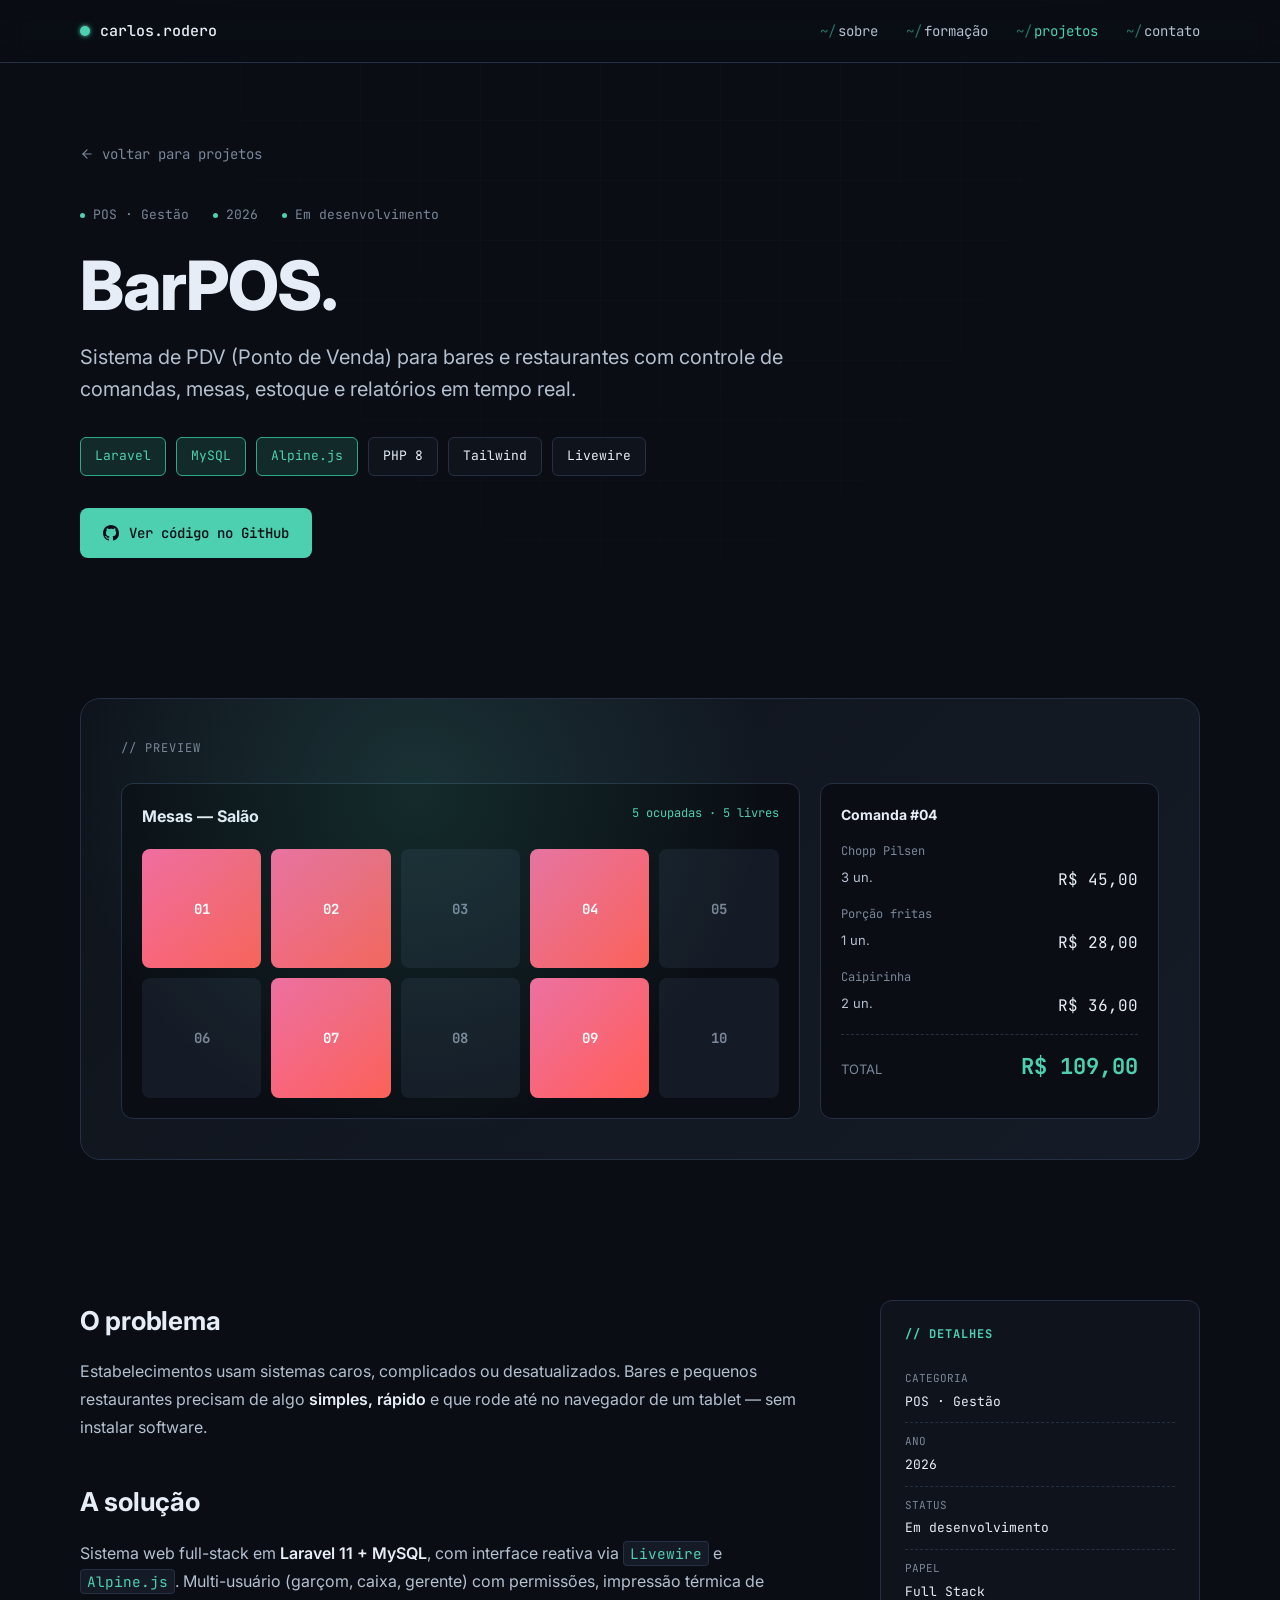
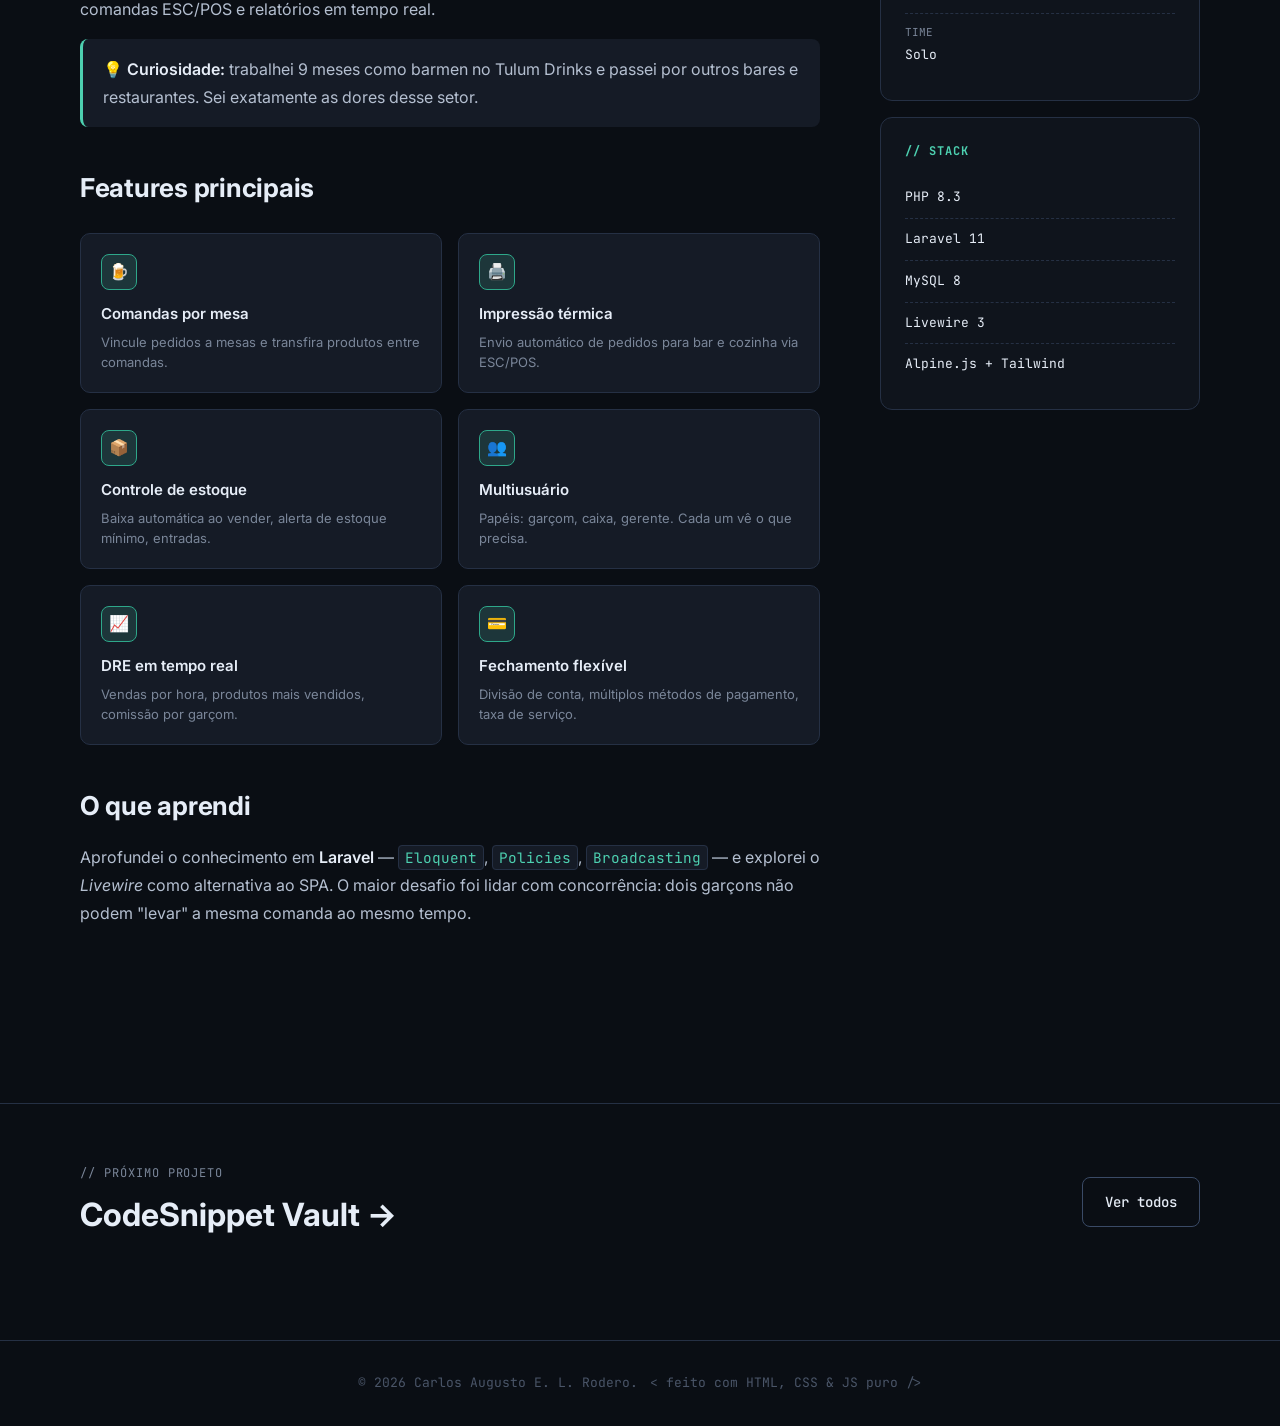
<file: projetos/barpos.html>
<!DOCTYPE html>
<html lang="pt-BR">
<head>
<meta charset="UTF-8">
<meta name="viewport" content="width=device-width, initial-scale=1.0">
<title>BarPOS — Carlos Rodero</title>
<link rel="stylesheet" href="../assets/style.css">
<link rel="stylesheet" href="../assets/project-page.css">
<link rel="icon" href="data:image/svg+xml,%3Csvg xmlns='http://www.w3.org/2000/svg' viewBox='0 0 100 100'%3E%3Ctext y='.9em' font-size='90'%3E👨‍💻%3C/text%3E%3C/svg%3E">
</head>
<body>

<nav class="nav">
  <div class="nav-inner">
    <a href="../index.html" class="brand"><span class="brand-dot"></span><span>carlos.rodero</span></a>
    <ul class="nav-links">
      <li><a href="../index.html#sobre">sobre</a></li>
      <li><a href="../index.html#formacao">formação</a></li>
      <li><a href="../projetos.html" class="active">projetos</a></li>
      <li><a href="../index.html#contato">contato</a></li>
    </ul>
  </div>
</nav>

<header class="project-hero">
  <div class="container">
    <a href="../projetos.html" class="back-link">
      <svg width="14" height="14" viewBox="0 0 24 24" fill="none" stroke="currentColor" stroke-width="2" stroke-linecap="round" stroke-linejoin="round"><line x1="19" y1="12" x2="5" y2="12"/><polyline points="12 19 5 12 12 5"/></svg>
      voltar para projetos
    </a>
    <div class="project-meta">
      <span>POS · Gestão</span>
      <span>2026</span>
      <span>Em desenvolvimento</span>
    </div>
    <h1>BarPOS.</h1>
    <p class="tagline">Sistema de PDV (Ponto de Venda) para bares e restaurantes com controle de comandas, mesas, estoque e relatórios em tempo real.</p>
    <div class="tech-badges">
      <span class="tech-badge primary">Laravel</span>
      <span class="tech-badge primary">MySQL</span>
      <span class="tech-badge primary">Alpine.js</span>
      <span class="tech-badge">PHP 8</span>
      <span class="tech-badge">Tailwind</span>
      <span class="tech-badge">Livewire</span>
    </div>
    <div style="margin-top: 32px; display: flex; gap: 12px; flex-wrap: wrap;">
      <a class="btn btn-primary" href="https://github.com/GutoRodero/barpos" target="_blank" rel="noopener">
        <svg width="16" height="16" viewBox="0 0 24 24" fill="currentColor"><path d="M12 0C5.37 0 0 5.37 0 12c0 5.31 3.435 9.795 8.205 11.385.6.105.825-.255.825-.57 0-.285-.015-1.23-.015-2.235-3.015.555-3.795-.735-4.035-1.41-.135-.345-.72-1.41-1.23-1.695-.42-.225-1.02-.78-.015-.795.945-.015 1.62.87 1.845 1.23 1.08 1.815 2.805 1.305 3.495.99.105-.78.42-1.305.765-1.605-2.67-.3-5.46-1.335-5.46-5.925 0-1.305.465-2.385 1.23-3.225-.12-.3-.54-1.53.12-3.18 0 0 1.005-.315 3.3 1.23.96-.27 1.98-.405 3-.405s2.04.135 3 .405c2.295-1.56 3.3-1.23 3.3-1.23.66 1.65.24 2.88.12 3.18.765.84 1.23 1.905 1.23 3.225 0 4.605-2.805 5.625-5.475 5.925.435.375.81 1.095.81 2.22 0 1.605-.015 2.895-.015 3.3 0 .315.225.69.825.57A12.02 12.02 0 0 0 24 12c0-6.63-5.37-12-12-12z"/></svg>
        Ver código no GitHub
      </a>
    </div>
  </div>
</header>

<section style="padding: 20px 0 0">
  <div class="container">
    <div class="mockup">
      <div class="mockup-title">// preview</div>
      <div style="display: grid; grid-template-columns: 2fr 1fr; gap: 20px;">
        <div style="background: var(--bg-0); border-radius: 12px; padding: 20px; border: 1px solid var(--border);">
          <div style="display: flex; justify-content: space-between; margin-bottom: 20px;">
            <h4 style="font-size: 16px; color: var(--text-0);">Mesas — Salão</h4>
            <span style="font-family: var(--font-mono); font-size: 12px; color: var(--accent);">5 ocupadas · 5 livres</span>
          </div>
          <div style="display: grid; grid-template-columns: repeat(5, 1fr); gap: 10px;">
            <div style="aspect-ratio: 1; background: linear-gradient(135deg, #f56ba0, #ff5f56); border-radius: 8px; display: grid; place-items: center; color: white; font-family: var(--font-mono); font-weight: 700; font-size: 14px;">01</div>
            <div style="aspect-ratio: 1; background: linear-gradient(135deg, #f56ba0, #ff5f56); border-radius: 8px; display: grid; place-items: center; color: white; font-family: var(--font-mono); font-weight: 700; font-size: 14px;">02</div>
            <div style="aspect-ratio: 1; background: var(--bg-2); border-radius: 8px; display: grid; place-items: center; color: var(--text-2); font-family: var(--font-mono); font-weight: 700; font-size: 14px;">03</div>
            <div style="aspect-ratio: 1; background: linear-gradient(135deg, #f56ba0, #ff5f56); border-radius: 8px; display: grid; place-items: center; color: white; font-family: var(--font-mono); font-weight: 700; font-size: 14px;">04</div>
            <div style="aspect-ratio: 1; background: var(--bg-2); border-radius: 8px; display: grid; place-items: center; color: var(--text-2); font-family: var(--font-mono); font-weight: 700; font-size: 14px;">05</div>
            <div style="aspect-ratio: 1; background: var(--bg-2); border-radius: 8px; display: grid; place-items: center; color: var(--text-2); font-family: var(--font-mono); font-weight: 700; font-size: 14px;">06</div>
            <div style="aspect-ratio: 1; background: linear-gradient(135deg, #f56ba0, #ff5f56); border-radius: 8px; display: grid; place-items: center; color: white; font-family: var(--font-mono); font-weight: 700; font-size: 14px;">07</div>
            <div style="aspect-ratio: 1; background: var(--bg-2); border-radius: 8px; display: grid; place-items: center; color: var(--text-2); font-family: var(--font-mono); font-weight: 700; font-size: 14px;">08</div>
            <div style="aspect-ratio: 1; background: linear-gradient(135deg, #f56ba0, #ff5f56); border-radius: 8px; display: grid; place-items: center; color: white; font-family: var(--font-mono); font-weight: 700; font-size: 14px;">09</div>
            <div style="aspect-ratio: 1; background: var(--bg-2); border-radius: 8px; display: grid; place-items: center; color: var(--text-2); font-family: var(--font-mono); font-weight: 700; font-size: 14px;">10</div>
          </div>
        </div>
        <div style="background: var(--bg-0); border-radius: 12px; padding: 20px; border: 1px solid var(--border);">
          <h4 style="font-size: 14px; color: var(--text-0); margin-bottom: 16px;">Comanda #04</h4>
          <div style="font-family: var(--font-mono); font-size: 12px; color: var(--text-2); margin-bottom: 6px;">Chopp Pilsen</div>
          <div style="display:flex; justify-content:space-between; margin-bottom: 12px;"><span style="color: var(--text-1); font-size: 13px;">3 un.</span><span style="color: var(--text-0); font-family: var(--font-mono);">R$ 45,00</span></div>
          <div style="font-family: var(--font-mono); font-size: 12px; color: var(--text-2); margin-bottom: 6px;">Porção fritas</div>
          <div style="display:flex; justify-content:space-between; margin-bottom: 12px;"><span style="color: var(--text-1); font-size: 13px;">1 un.</span><span style="color: var(--text-0); font-family: var(--font-mono);">R$ 28,00</span></div>
          <div style="font-family: var(--font-mono); font-size: 12px; color: var(--text-2); margin-bottom: 6px;">Caipirinha</div>
          <div style="display:flex; justify-content:space-between; margin-bottom: 16px;"><span style="color: var(--text-1); font-size: 13px;">2 un.</span><span style="color: var(--text-0); font-family: var(--font-mono);">R$ 36,00</span></div>
          <div style="border-top: 1px dashed var(--border); padding-top: 14px;">
            <div style="display:flex; justify-content:space-between; align-items: baseline;">
              <span style="color: var(--text-2); font-size: 13px;">TOTAL</span>
              <span style="color: var(--accent); font-family: var(--font-mono); font-size: 22px; font-weight: 700;">R$ 109,00</span>
            </div>
          </div>
        </div>
      </div>
    </div>
  </div>
</section>

<section>
  <div class="container">
    <div class="content-grid">
      <div class="content-main">
        <h2>O problema</h2>
        <p>Estabelecimentos usam sistemas caros, complicados ou desatualizados. Bares e pequenos restaurantes precisam de algo <strong>simples, rápido</strong> e que rode até no navegador de um tablet — sem instalar software.</p>

        <h2>A solução</h2>
        <p>Sistema web full-stack em <strong>Laravel 11 + MySQL</strong>, com interface reativa via <code>Livewire</code> e <code>Alpine.js</code>. Multi-usuário (garçom, caixa, gerente) com permissões, impressão térmica de comandas ESC/POS e relatórios em tempo real.</p>

        <p style="background: var(--bg-2); padding: 16px 20px; border-radius: 8px; border-left: 3px solid var(--accent);">💡 <strong>Curiosidade:</strong> trabalhei 9 meses como barmen no Tulum Drinks e passei por outros bares e restaurantes. Sei exatamente as dores desse setor.</p>

        <h2>Features principais</h2>
        <div class="features">
          <div class="feature"><div class="feature-icon">🍺</div><h4>Comandas por mesa</h4><p>Vincule pedidos a mesas e transfira produtos entre comandas.</p></div>
          <div class="feature"><div class="feature-icon">🖨️</div><h4>Impressão térmica</h4><p>Envio automático de pedidos para bar e cozinha via ESC/POS.</p></div>
          <div class="feature"><div class="feature-icon">📦</div><h4>Controle de estoque</h4><p>Baixa automática ao vender, alerta de estoque mínimo, entradas.</p></div>
          <div class="feature"><div class="feature-icon">👥</div><h4>Multiusuário</h4><p>Papéis: garçom, caixa, gerente. Cada um vê o que precisa.</p></div>
          <div class="feature"><div class="feature-icon">📈</div><h4>DRE em tempo real</h4><p>Vendas por hora, produtos mais vendidos, comissão por garçom.</p></div>
          <div class="feature"><div class="feature-icon">💳</div><h4>Fechamento flexível</h4><p>Divisão de conta, múltiplos métodos de pagamento, taxa de serviço.</p></div>
        </div>

        <h2>O que aprendi</h2>
        <p>Aprofundei o conhecimento em <strong>Laravel</strong> — <code>Eloquent</code>, <code>Policies</code>, <code>Broadcasting</code> — e explorei o <em>Livewire</em> como alternativa ao SPA. O maior desafio foi lidar com concorrência: dois garçons não podem "levar" a mesma comanda ao mesmo tempo.</p>
      </div>

      <aside class="sidebar">
        <div class="sidebar-card">
          <h4>// detalhes</h4>
          <div class="sidebar-row"><span class="k">Categoria</span><span class="v">POS · Gestão</span></div>
          <div class="sidebar-row"><span class="k">Ano</span><span class="v">2026</span></div>
          <div class="sidebar-row"><span class="k">Status</span><span class="v">Em desenvolvimento</span></div>
          <div class="sidebar-row"><span class="k">Papel</span><span class="v">Full Stack</span></div>
          <div class="sidebar-row"><span class="k">Time</span><span class="v">Solo</span></div>
        </div>
        <div class="sidebar-card">
          <h4>// stack</h4>
          <div class="sidebar-row"><span class="v">PHP 8.3</span></div>
          <div class="sidebar-row"><span class="v">Laravel 11</span></div>
          <div class="sidebar-row"><span class="v">MySQL 8</span></div>
          <div class="sidebar-row"><span class="v">Livewire 3</span></div>
          <div class="sidebar-row"><span class="v">Alpine.js + Tailwind</span></div>
        </div>
      </aside>
    </div>
  </div>
</section>

<section class="next-project">
  <div class="container">
    <div class="np-inner">
      <div>
        <div class="np-label">// próximo projeto</div>
        <a href="snippet-vault.html" class="np-name">CodeSnippet Vault →</a>
      </div>
      <a href="../projetos.html" class="btn btn-ghost">Ver todos</a>
    </div>
  </div>
</section>

<footer class="footer">
  <div class="container">
    <div>© 2026 Carlos Augusto E. L. Rodero.</div>
    <div>&lt; feito com HTML, CSS &amp; JS puro /&gt;</div>
  </div>
</footer>

</body>
</html>
</file>
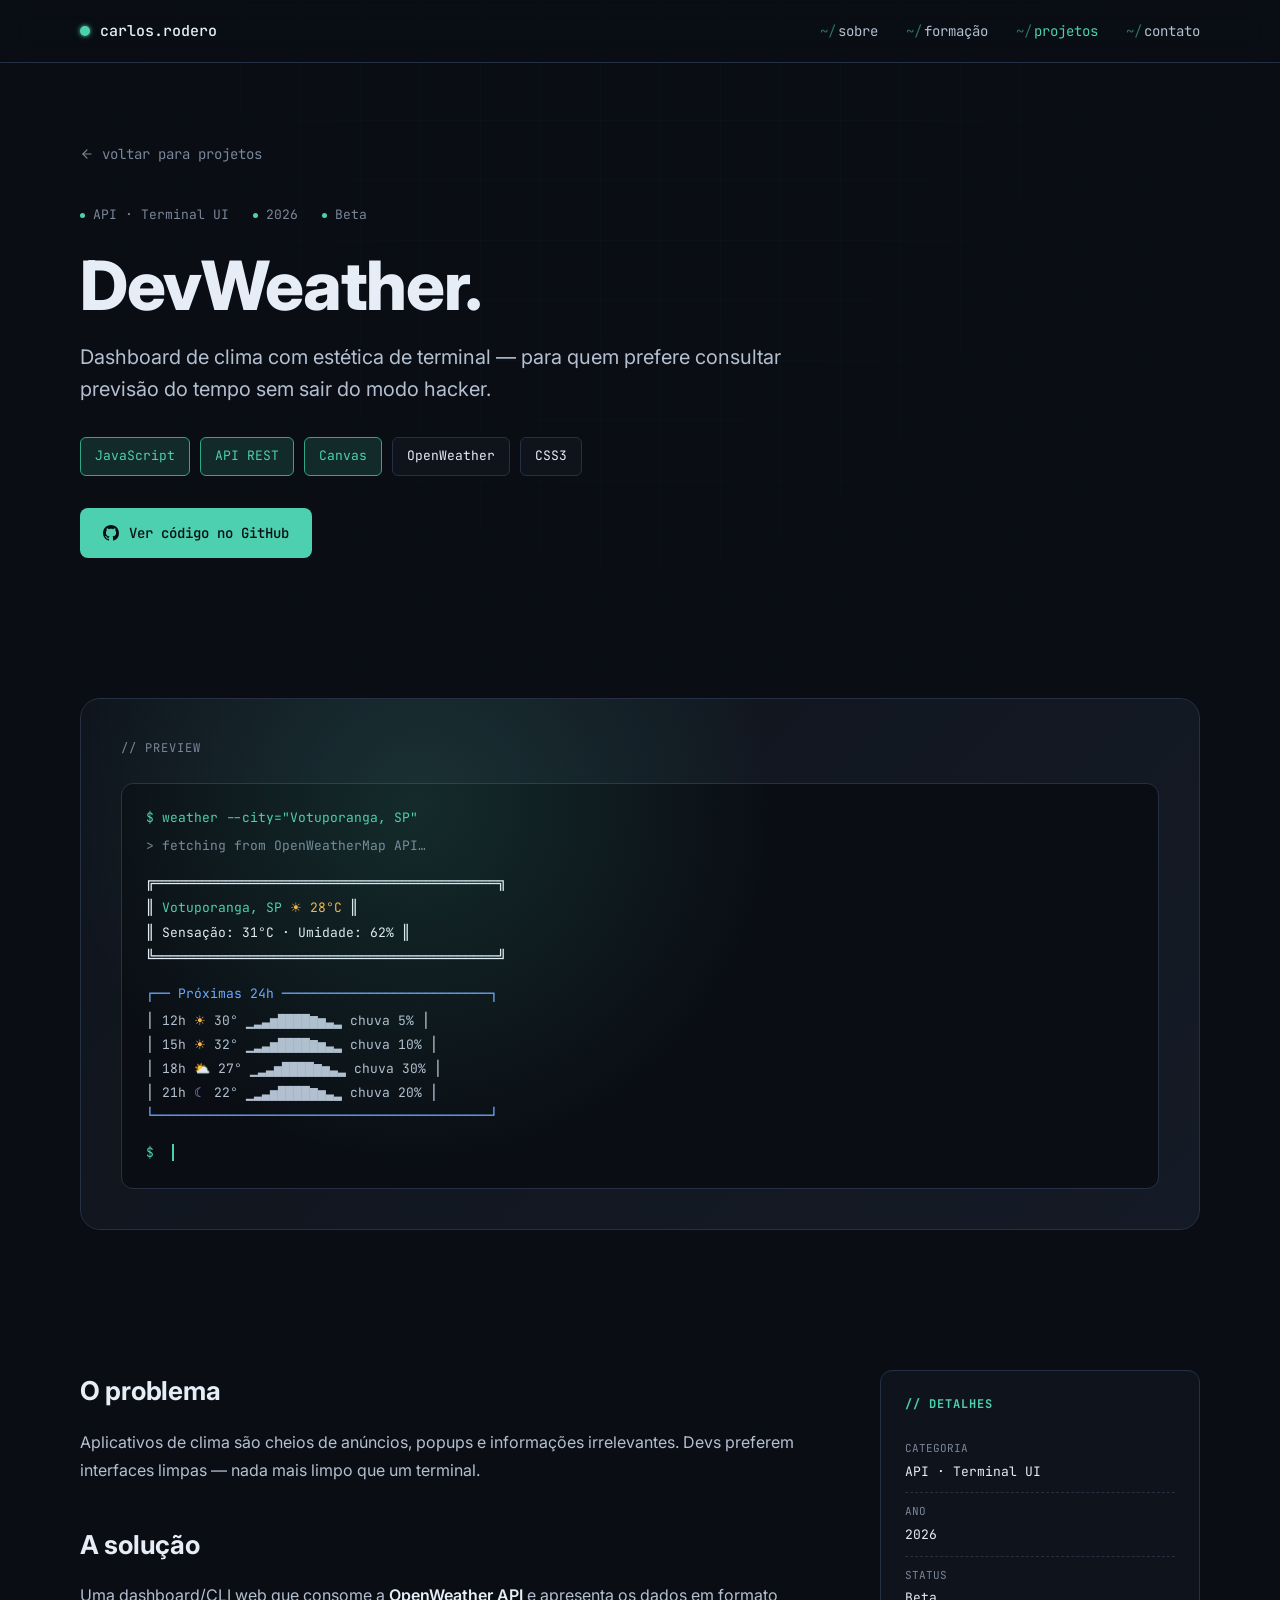
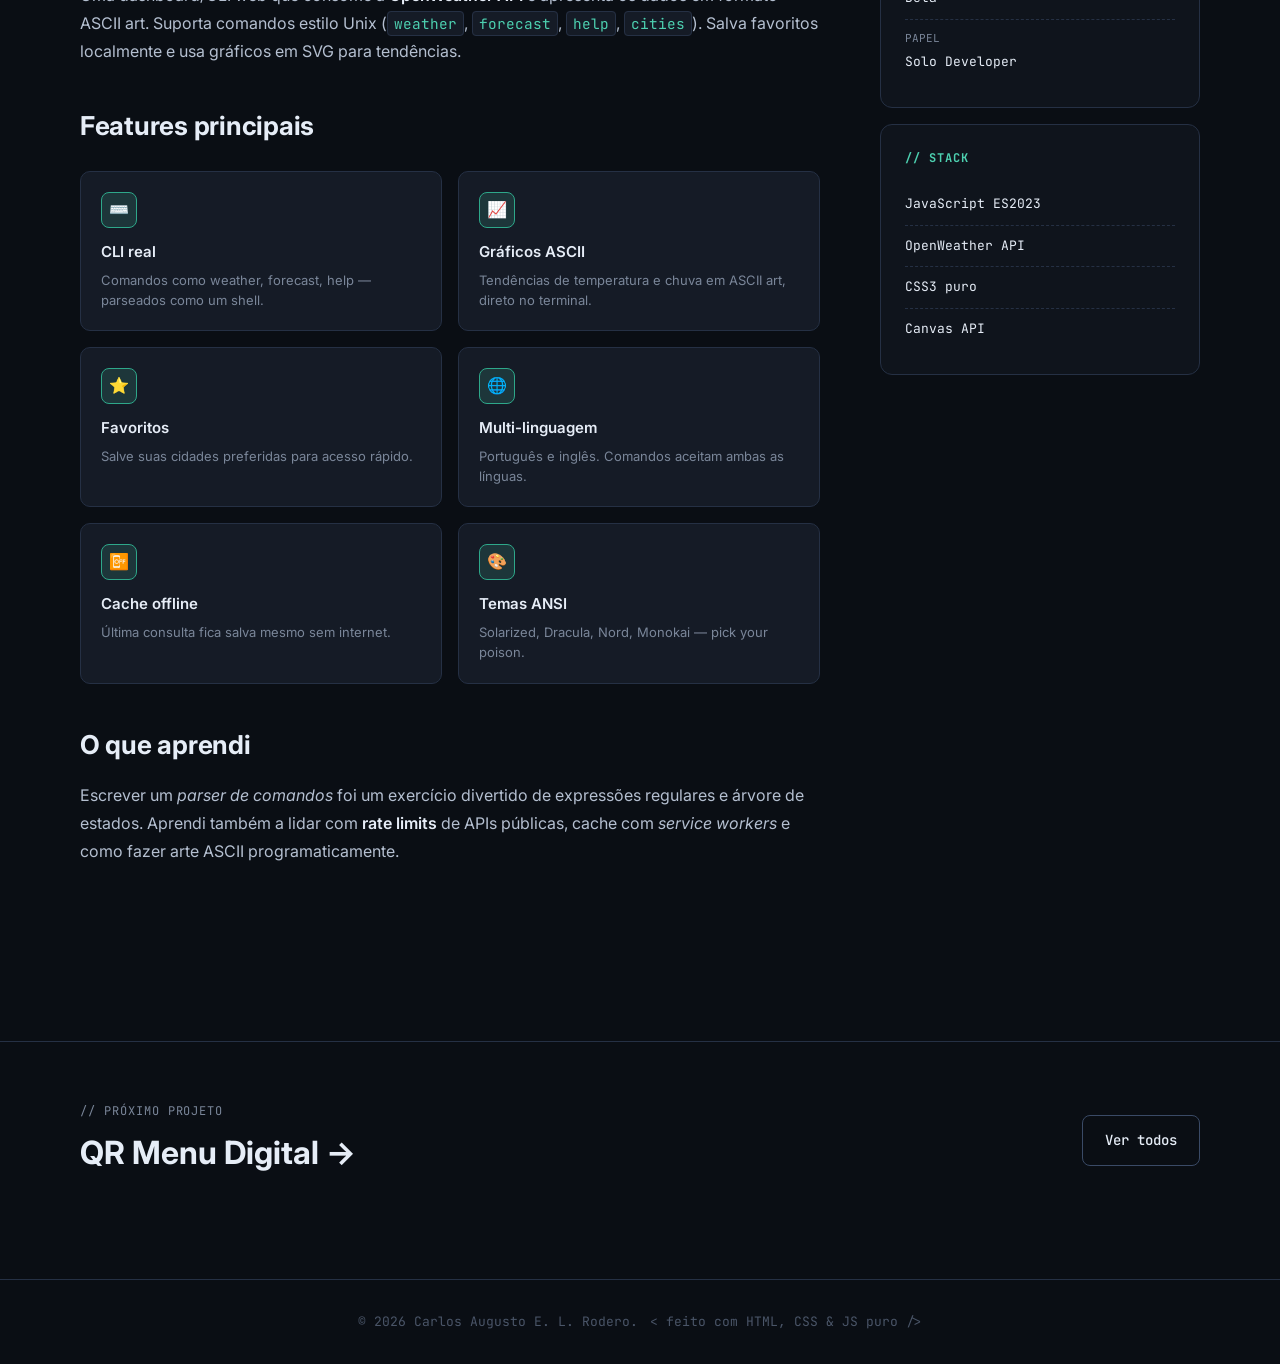
<file: projetos/devweather.html>
<!DOCTYPE html>
<html lang="pt-BR">
<head>
<meta charset="UTF-8">
<meta name="viewport" content="width=device-width, initial-scale=1.0">
<title>DevWeather — Carlos Rodero</title>
<link rel="stylesheet" href="../assets/style.css">
<link rel="stylesheet" href="../assets/project-page.css">
<link rel="icon" href="data:image/svg+xml,%3Csvg xmlns='http://www.w3.org/2000/svg' viewBox='0 0 100 100'%3E%3Ctext y='.9em' font-size='90'%3E👨‍💻%3C/text%3E%3C/svg%3E">
</head>
<body>

<nav class="nav">
  <div class="nav-inner">
    <a href="../index.html" class="brand"><span class="brand-dot"></span><span>carlos.rodero</span></a>
    <ul class="nav-links">
      <li><a href="../index.html#sobre">sobre</a></li>
      <li><a href="../index.html#formacao">formação</a></li>
      <li><a href="../projetos.html" class="active">projetos</a></li>
      <li><a href="../index.html#contato">contato</a></li>
    </ul>
  </div>
</nav>

<header class="project-hero">
  <div class="container">
    <a href="../projetos.html" class="back-link">
      <svg width="14" height="14" viewBox="0 0 24 24" fill="none" stroke="currentColor" stroke-width="2" stroke-linecap="round" stroke-linejoin="round"><line x1="19" y1="12" x2="5" y2="12"/><polyline points="12 19 5 12 12 5"/></svg>
      voltar para projetos
    </a>
    <div class="project-meta">
      <span>API · Terminal UI</span>
      <span>2026</span>
      <span>Beta</span>
    </div>
    <h1>DevWeather.</h1>
    <p class="tagline">Dashboard de clima com estética de terminal — para quem prefere consultar previsão do tempo sem sair do modo hacker.</p>
    <div class="tech-badges">
      <span class="tech-badge primary">JavaScript</span>
      <span class="tech-badge primary">API REST</span>
      <span class="tech-badge primary">Canvas</span>
      <span class="tech-badge">OpenWeather</span>
      <span class="tech-badge">CSS3</span>
    </div>
    <div style="margin-top: 32px; display: flex; gap: 12px; flex-wrap: wrap;">
      <a class="btn btn-primary" href="https://github.com/GutoRodero/devweather" target="_blank" rel="noopener">
        <svg width="16" height="16" viewBox="0 0 24 24" fill="currentColor"><path d="M12 0C5.37 0 0 5.37 0 12c0 5.31 3.435 9.795 8.205 11.385.6.105.825-.255.825-.57 0-.285-.015-1.23-.015-2.235-3.015.555-3.795-.735-4.035-1.41-.135-.345-.72-1.41-1.23-1.695-.42-.225-1.02-.78-.015-.795.945-.015 1.62.87 1.845 1.23 1.08 1.815 2.805 1.305 3.495.99.105-.78.42-1.305.765-1.605-2.67-.3-5.46-1.335-5.46-5.925 0-1.305.465-2.385 1.23-3.225-.12-.3-.54-1.53.12-3.18 0 0 1.005-.315 3.3 1.23.96-.27 1.98-.405 3-.405s2.04.135 3 .405c2.295-1.56 3.3-1.23 3.3-1.23.66 1.65.24 2.88.12 3.18.765.84 1.23 1.905 1.23 3.225 0 4.605-2.805 5.625-5.475 5.925.435.375.81 1.095.81 2.22 0 1.605-.015 2.895-.015 3.3 0 .315.225.69.825.57A12.02 12.02 0 0 0 24 12c0-6.63-5.37-12-12-12z"/></svg>
        Ver código no GitHub
      </a>
    </div>
  </div>
</header>

<section style="padding: 20px 0 0">
  <div class="container">
    <div class="mockup">
      <div class="mockup-title">// preview</div>
      <div style="background: #0a0e14; border-radius: 12px; padding: 24px; border: 1px solid var(--border); font-family: var(--font-mono); font-size: 13px; overflow-x: auto;">
        <div style="color: var(--accent); margin-bottom: 8px;">$ weather --city="Votuporanga, SP"</div>
        <div style="color: var(--text-2); margin-bottom: 16px;">&gt; fetching from OpenWeatherMap API…</div>
        <div style="color: var(--text-0); margin-bottom: 4px;">╔═══════════════════════════════════════════╗</div>
        <div style="color: var(--text-0); margin-bottom: 4px;">║  <span style="color: var(--accent);">Votuporanga, SP</span>              <span style="color: var(--warning);">☀ 28°C</span>     ║</div>
        <div style="color: var(--text-0); margin-bottom: 4px;">║  Sensação: 31°C · Umidade: 62%           ║</div>
        <div style="color: var(--text-0); margin-bottom: 4px;">╚═══════════════════════════════════════════╝</div>
        <div style="color: var(--secondary); margin-top: 16px; margin-bottom: 6px;">┌── Próximas 24h ──────────────────────────┐</div>
        <div style="color: var(--text-1); margin-bottom: 3px;">│ 12h  <span style="color: var(--warning);">☀</span>  30°  ▁▂▃▅▇▇▇▇▆▅▃▂ chuva 5%       │</div>
        <div style="color: var(--text-1); margin-bottom: 3px;">│ 15h  <span style="color: var(--warning);">☀</span>  32°  ▁▂▃▅▇▇▇▇▆▅▃▂ chuva 10%      │</div>
        <div style="color: var(--text-1); margin-bottom: 3px;">│ 18h  <span style="color: var(--secondary);">⛅</span>  27°  ▁▂▃▅▇▇▇▇▆▅▃▂ chuva 30%      │</div>
        <div style="color: var(--text-1); margin-bottom: 3px;">│ 21h  <span style="color: var(--purple);">☾</span>  22°  ▁▂▃▅▇▇▇▇▆▅▃▂ chuva 20%      │</div>
        <div style="color: var(--secondary); margin-bottom: 16px;">└──────────────────────────────────────────┘</div>
        <div style="color: var(--accent);">$ <span style="border-right: 2px solid; animation: blink 1s steps(2) infinite; padding-right: 2px;">&nbsp;</span></div>
      </div>
    </div>
  </div>
</section>

<section>
  <div class="container">
    <div class="content-grid">
      <div class="content-main">
        <h2>O problema</h2>
        <p>Aplicativos de clima são cheios de anúncios, popups e informações irrelevantes. Devs preferem interfaces limpas — nada mais limpo que um terminal.</p>

        <h2>A solução</h2>
        <p>Uma dashboard/CLI web que consome a <strong>OpenWeather API</strong> e apresenta os dados em formato ASCII art. Suporta comandos estilo Unix (<code>weather</code>, <code>forecast</code>, <code>help</code>, <code>cities</code>). Salva favoritos localmente e usa gráficos em SVG para tendências.</p>

        <h2>Features principais</h2>
        <div class="features">
          <div class="feature"><div class="feature-icon">⌨️</div><h4>CLI real</h4><p>Comandos como weather, forecast, help — parseados como um shell.</p></div>
          <div class="feature"><div class="feature-icon">📈</div><h4>Gráficos ASCII</h4><p>Tendências de temperatura e chuva em ASCII art, direto no terminal.</p></div>
          <div class="feature"><div class="feature-icon">⭐</div><h4>Favoritos</h4><p>Salve suas cidades preferidas para acesso rápido.</p></div>
          <div class="feature"><div class="feature-icon">🌐</div><h4>Multi-linguagem</h4><p>Português e inglês. Comandos aceitam ambas as línguas.</p></div>
          <div class="feature"><div class="feature-icon">📴</div><h4>Cache offline</h4><p>Última consulta fica salva mesmo sem internet.</p></div>
          <div class="feature"><div class="feature-icon">🎨</div><h4>Temas ANSI</h4><p>Solarized, Dracula, Nord, Monokai — pick your poison.</p></div>
        </div>

        <h2>O que aprendi</h2>
        <p>Escrever um <em>parser de comandos</em> foi um exercício divertido de expressões regulares e árvore de estados. Aprendi também a lidar com <strong>rate limits</strong> de APIs públicas, cache com <em>service workers</em> e como fazer arte ASCII programaticamente.</p>
      </div>

      <aside class="sidebar">
        <div class="sidebar-card">
          <h4>// detalhes</h4>
          <div class="sidebar-row"><span class="k">Categoria</span><span class="v">API · Terminal UI</span></div>
          <div class="sidebar-row"><span class="k">Ano</span><span class="v">2026</span></div>
          <div class="sidebar-row"><span class="k">Status</span><span class="v">Beta</span></div>
          <div class="sidebar-row"><span class="k">Papel</span><span class="v">Solo Developer</span></div>
        </div>
        <div class="sidebar-card">
          <h4>// stack</h4>
          <div class="sidebar-row"><span class="v">JavaScript ES2023</span></div>
          <div class="sidebar-row"><span class="v">OpenWeather API</span></div>
          <div class="sidebar-row"><span class="v">CSS3 puro</span></div>
          <div class="sidebar-row"><span class="v">Canvas API</span></div>
        </div>
      </aside>
    </div>
  </div>
</section>

<section class="next-project">
  <div class="container">
    <div class="np-inner">
      <div>
        <div class="np-label">// próximo projeto</div>
        <a href="qr-menu.html" class="np-name">QR Menu Digital →</a>
      </div>
      <a href="../projetos.html" class="btn btn-ghost">Ver todos</a>
    </div>
  </div>
</section>

<footer class="footer">
  <div class="container">
    <div>© 2026 Carlos Augusto E. L. Rodero.</div>
    <div>&lt; feito com HTML, CSS &amp; JS puro /&gt;</div>
  </div>
</footer>

</body>
</html>
</file>
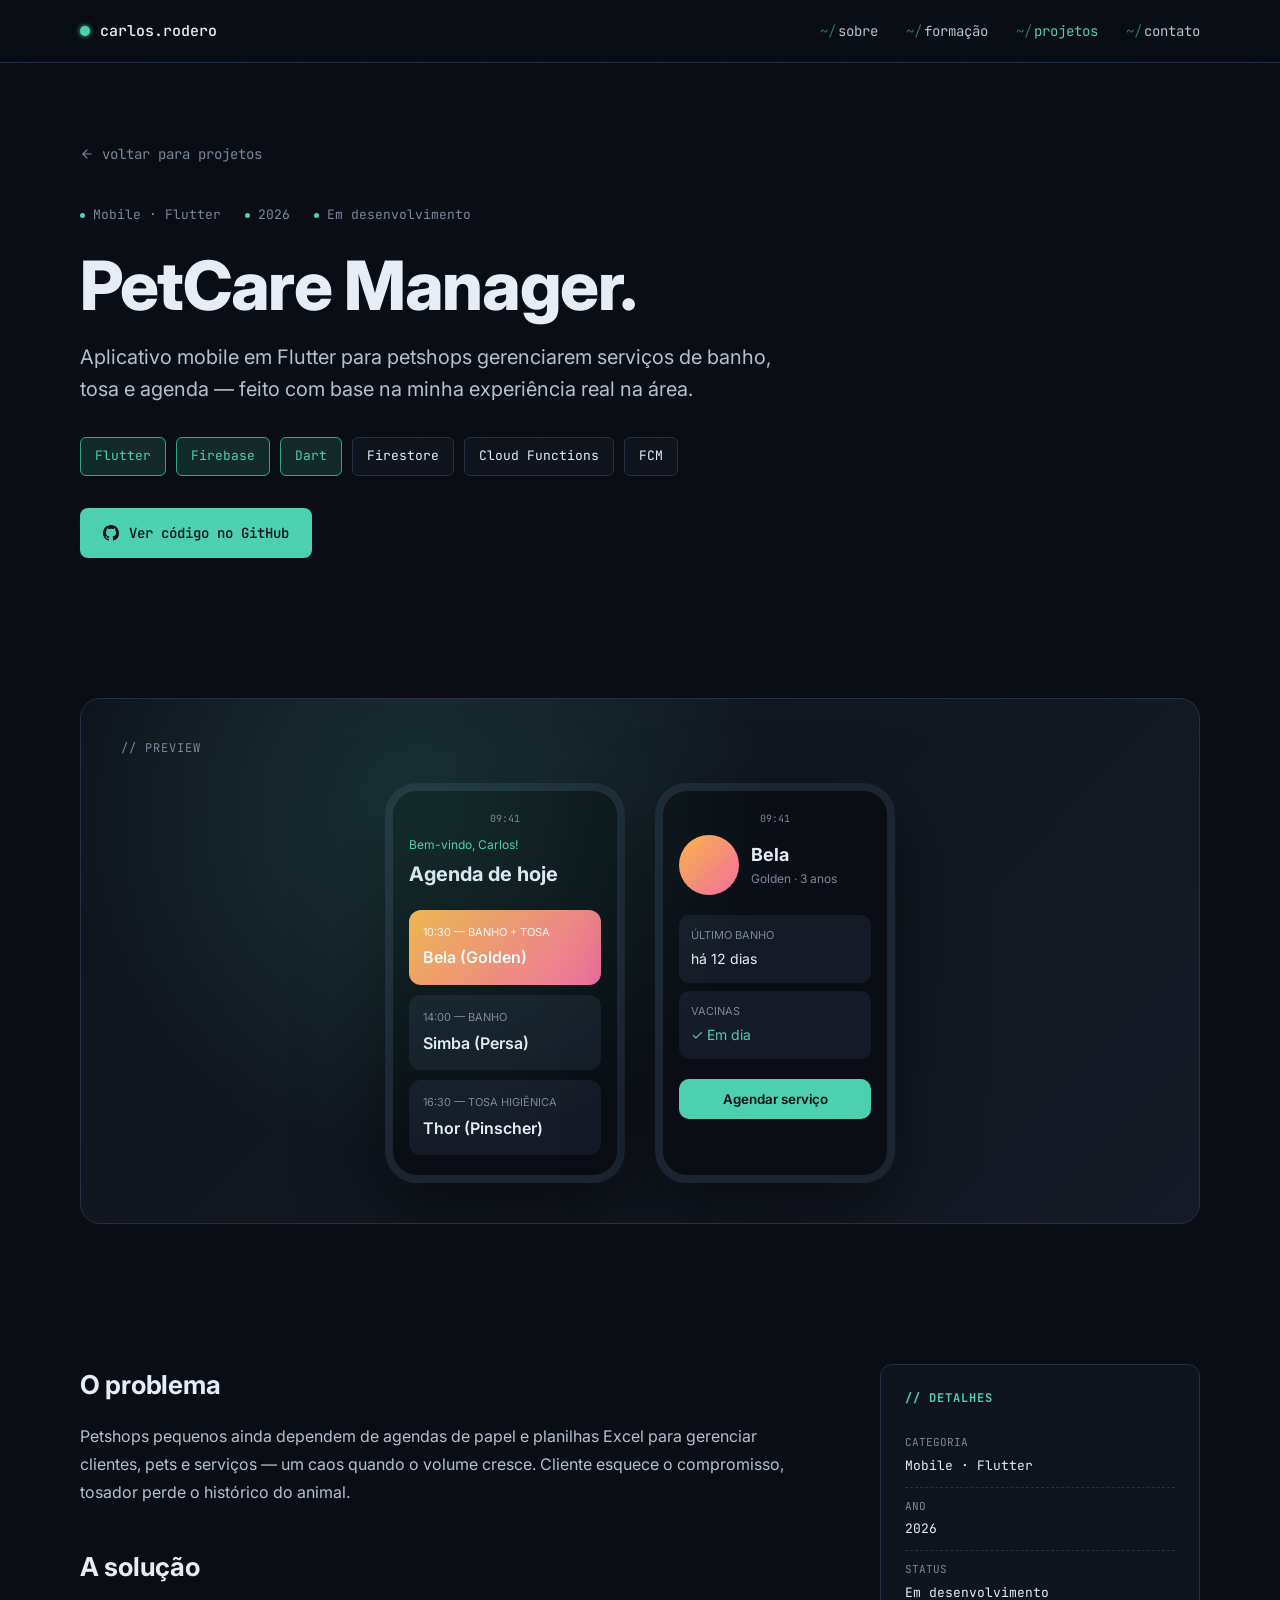
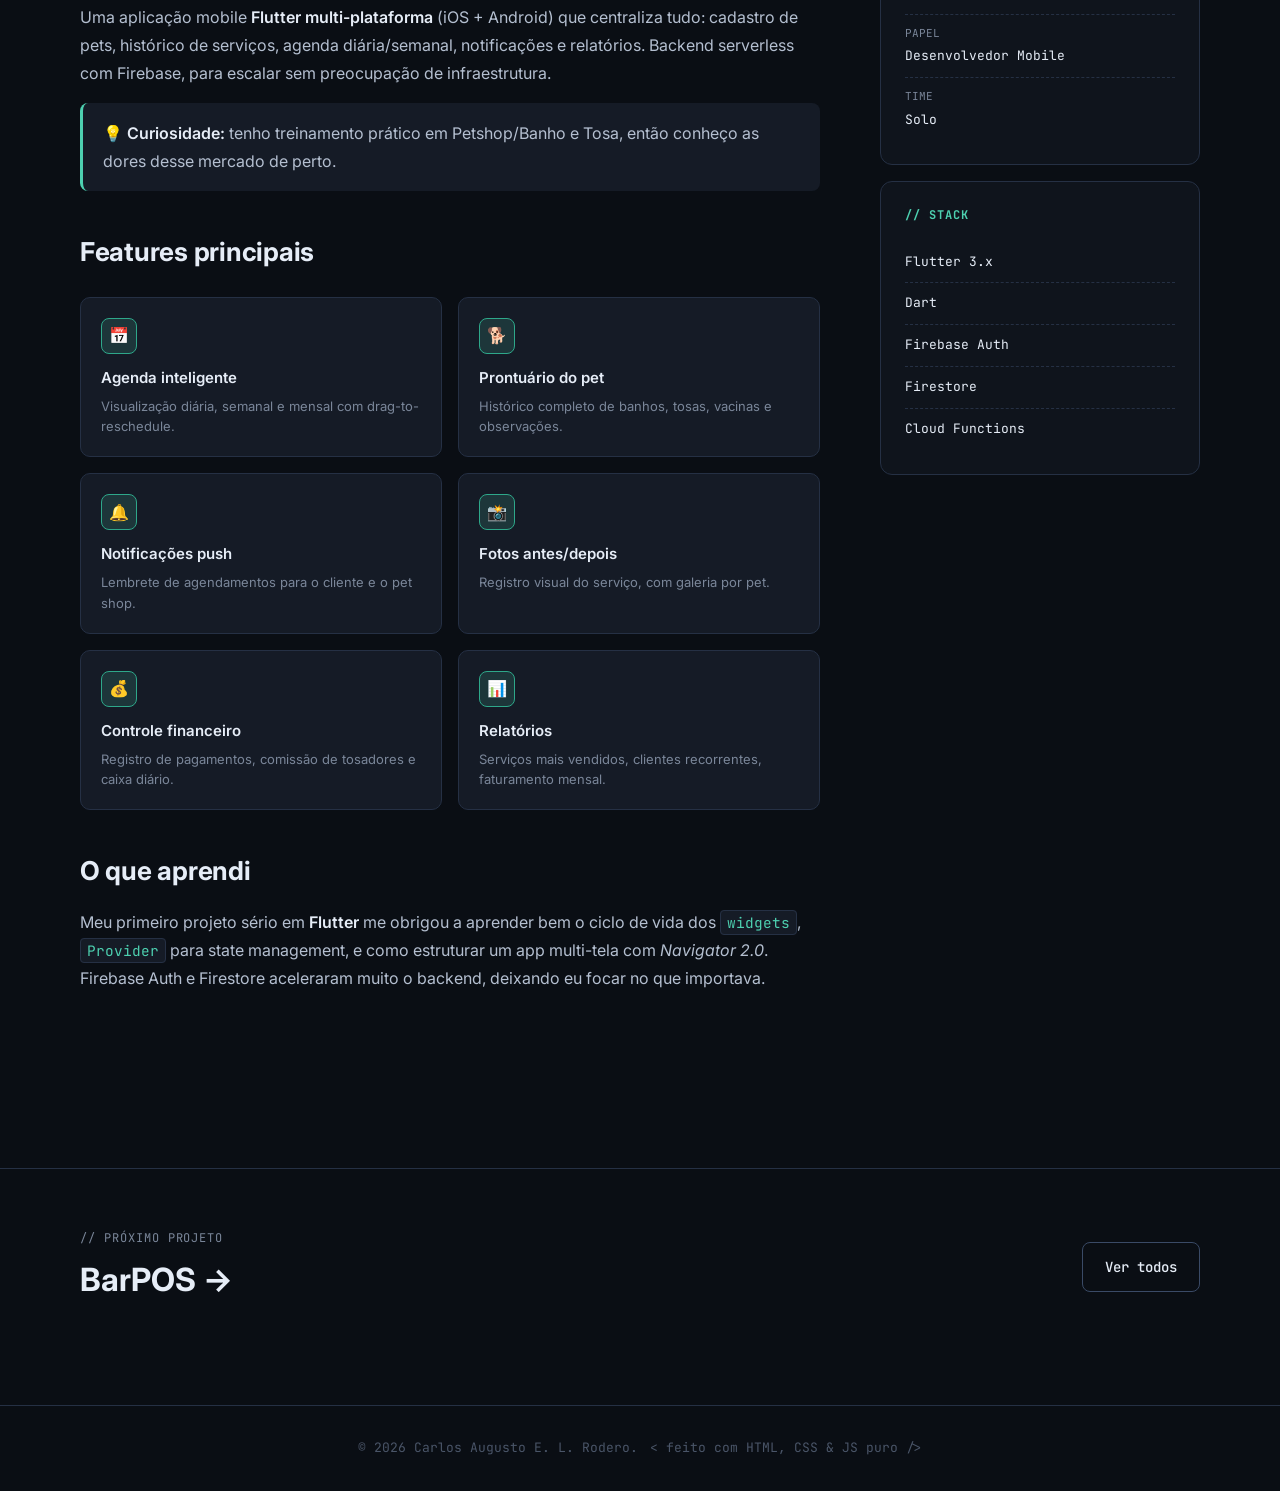
<file: projetos/petcare.html>
<!DOCTYPE html>
<html lang="pt-BR">
<head>
<meta charset="UTF-8">
<meta name="viewport" content="width=device-width, initial-scale=1.0">
<title>PetCare Manager — Carlos Rodero</title>
<link rel="stylesheet" href="../assets/style.css">
<link rel="stylesheet" href="../assets/project-page.css">
<link rel="icon" href="data:image/svg+xml,%3Csvg xmlns='http://www.w3.org/2000/svg' viewBox='0 0 100 100'%3E%3Ctext y='.9em' font-size='90'%3E👨‍💻%3C/text%3E%3C/svg%3E">
</head>
<body>

<nav class="nav">
  <div class="nav-inner">
    <a href="../index.html" class="brand"><span class="brand-dot"></span><span>carlos.rodero</span></a>
    <ul class="nav-links">
      <li><a href="../index.html#sobre">sobre</a></li>
      <li><a href="../index.html#formacao">formação</a></li>
      <li><a href="../projetos.html" class="active">projetos</a></li>
      <li><a href="../index.html#contato">contato</a></li>
    </ul>
  </div>
</nav>

<header class="project-hero">
  <div class="container">
    <a href="../projetos.html" class="back-link">
      <svg width="14" height="14" viewBox="0 0 24 24" fill="none" stroke="currentColor" stroke-width="2" stroke-linecap="round" stroke-linejoin="round"><line x1="19" y1="12" x2="5" y2="12"/><polyline points="12 19 5 12 12 5"/></svg>
      voltar para projetos
    </a>
    <div class="project-meta">
      <span>Mobile · Flutter</span>
      <span>2026</span>
      <span>Em desenvolvimento</span>
    </div>
    <h1>PetCare Manager.</h1>
    <p class="tagline">Aplicativo mobile em Flutter para petshops gerenciarem serviços de banho, tosa e agenda — feito com base na minha experiência real na área.</p>
    <div class="tech-badges">
      <span class="tech-badge primary">Flutter</span>
      <span class="tech-badge primary">Firebase</span>
      <span class="tech-badge primary">Dart</span>
      <span class="tech-badge">Firestore</span>
      <span class="tech-badge">Cloud Functions</span>
      <span class="tech-badge">FCM</span>
    </div>
    <div style="margin-top: 32px; display: flex; gap: 12px; flex-wrap: wrap;">
      <a class="btn btn-primary" href="https://github.com/GutoRodero/petcare-manager" target="_blank" rel="noopener">
        <svg width="16" height="16" viewBox="0 0 24 24" fill="currentColor"><path d="M12 0C5.37 0 0 5.37 0 12c0 5.31 3.435 9.795 8.205 11.385.6.105.825-.255.825-.57 0-.285-.015-1.23-.015-2.235-3.015.555-3.795-.735-4.035-1.41-.135-.345-.72-1.41-1.23-1.695-.42-.225-1.02-.78-.015-.795.945-.015 1.62.87 1.845 1.23 1.08 1.815 2.805 1.305 3.495.99.105-.78.42-1.305.765-1.605-2.67-.3-5.46-1.335-5.46-5.925 0-1.305.465-2.385 1.23-3.225-.12-.3-.54-1.53.12-3.18 0 0 1.005-.315 3.3 1.23.96-.27 1.98-.405 3-.405s2.04.135 3 .405c2.295-1.56 3.3-1.23 3.3-1.23.66 1.65.24 2.88.12 3.18.765.84 1.23 1.905 1.23 3.225 0 4.605-2.805 5.625-5.475 5.925.435.375.81 1.095.81 2.22 0 1.605-.015 2.895-.015 3.3 0 .315.225.69.825.57A12.02 12.02 0 0 0 24 12c0-6.63-5.37-12-12-12z"/></svg>
        Ver código no GitHub
      </a>
    </div>
  </div>
</header>

<section style="padding: 20px 0 0">
  <div class="container">
    <div class="mockup">
      <div class="mockup-title">// preview</div>
      <div style="display: flex; justify-content: center; gap: 30px; flex-wrap: wrap;">
        <div style="width: 240px; background: var(--bg-0); border: 8px solid #1c2432; border-radius: 32px; padding: 20px 16px; box-shadow: 0 30px 80px rgba(0,0,0,0.5);">
          <div style="font-family: var(--font-mono); font-size: 10px; color: var(--text-2); margin-bottom: 8px; text-align: center;">09:41</div>
          <div style="color: var(--accent); font-size: 12px; margin-bottom: 4px;">Bem-vindo, Carlos!</div>
          <h4 style="font-size: 20px; margin-bottom: 20px; color: var(--text-0);">Agenda de hoje</h4>
          <div style="background: linear-gradient(135deg, #ffb347, #f56ba0); padding: 14px; border-radius: 12px; margin-bottom: 10px;">
            <div style="font-size: 11px; opacity: 0.9; color: white;">10:30 — BANHO + TOSA</div>
            <div style="font-weight: 600; color: white; margin-top: 4px;">Bela (Golden)</div>
          </div>
          <div style="background: var(--bg-2); padding: 14px; border-radius: 12px; margin-bottom: 10px;">
            <div style="font-size: 11px; color: var(--text-2);">14:00 — BANHO</div>
            <div style="font-weight: 600; color: var(--text-0); margin-top: 4px;">Simba (Persa)</div>
          </div>
          <div style="background: var(--bg-2); padding: 14px; border-radius: 12px;">
            <div style="font-size: 11px; color: var(--text-2);">16:30 — TOSA HIGIÊNICA</div>
            <div style="font-weight: 600; color: var(--text-0); margin-top: 4px;">Thor (Pinscher)</div>
          </div>
        </div>
        <div style="width: 240px; background: var(--bg-0); border: 8px solid #1c2432; border-radius: 32px; padding: 20px 16px; box-shadow: 0 30px 80px rgba(0,0,0,0.5);">
          <div style="font-family: var(--font-mono); font-size: 10px; color: var(--text-2); margin-bottom: 8px; text-align: center;">09:41</div>
          <div style="display: flex; align-items: center; gap: 12px; margin-bottom: 20px;">
            <div style="width: 60px; height: 60px; border-radius: 50%; background: linear-gradient(135deg, #ffb347, #f56ba0);"></div>
            <div>
              <h4 style="font-size: 18px; color: var(--text-0);">Bela</h4>
              <div style="font-size: 12px; color: var(--text-2);">Golden · 3 anos</div>
            </div>
          </div>
          <div style="background: var(--bg-2); padding: 12px; border-radius: 10px; margin-bottom: 8px;">
            <div style="font-size: 11px; color: var(--text-2); margin-bottom: 4px;">ÚLTIMO BANHO</div>
            <div style="font-size: 14px; color: var(--text-0);">há 12 dias</div>
          </div>
          <div style="background: var(--bg-2); padding: 12px; border-radius: 10px; margin-bottom: 8px;">
            <div style="font-size: 11px; color: var(--text-2); margin-bottom: 4px;">VACINAS</div>
            <div style="font-size: 14px; color: var(--accent);">✓ Em dia</div>
          </div>
          <button style="width: 100%; padding: 12px; background: var(--accent); color: var(--bg-0); border: none; border-radius: 10px; font-weight: 600; margin-top: 12px; font-family: inherit;">Agendar serviço</button>
        </div>
      </div>
    </div>
  </div>
</section>

<section>
  <div class="container">
    <div class="content-grid">
      <div class="content-main">
        <h2>O problema</h2>
        <p>Petshops pequenos ainda dependem de agendas de papel e planilhas Excel para gerenciar clientes, pets e serviços — um caos quando o volume cresce. Cliente esquece o compromisso, tosador perde o histórico do animal.</p>

        <h2>A solução</h2>
        <p>Uma aplicação mobile <strong>Flutter multi-plataforma</strong> (iOS + Android) que centraliza tudo: cadastro de pets, histórico de serviços, agenda diária/semanal, notificações e relatórios. Backend serverless com Firebase, para escalar sem preocupação de infraestrutura.</p>

        <p style="background: var(--bg-2); padding: 16px 20px; border-radius: 8px; border-left: 3px solid var(--accent);">💡 <strong>Curiosidade:</strong> tenho treinamento prático em Petshop/Banho e Tosa, então conheço as dores desse mercado de perto.</p>

        <h2>Features principais</h2>
        <div class="features">
          <div class="feature"><div class="feature-icon">📅</div><h4>Agenda inteligente</h4><p>Visualização diária, semanal e mensal com drag-to-reschedule.</p></div>
          <div class="feature"><div class="feature-icon">🐕</div><h4>Prontuário do pet</h4><p>Histórico completo de banhos, tosas, vacinas e observações.</p></div>
          <div class="feature"><div class="feature-icon">🔔</div><h4>Notificações push</h4><p>Lembrete de agendamentos para o cliente e o pet shop.</p></div>
          <div class="feature"><div class="feature-icon">📸</div><h4>Fotos antes/depois</h4><p>Registro visual do serviço, com galeria por pet.</p></div>
          <div class="feature"><div class="feature-icon">💰</div><h4>Controle financeiro</h4><p>Registro de pagamentos, comissão de tosadores e caixa diário.</p></div>
          <div class="feature"><div class="feature-icon">📊</div><h4>Relatórios</h4><p>Serviços mais vendidos, clientes recorrentes, faturamento mensal.</p></div>
        </div>

        <h2>O que aprendi</h2>
        <p>Meu primeiro projeto sério em <strong>Flutter</strong> me obrigou a aprender bem o ciclo de vida dos <code>widgets</code>, <code>Provider</code> para state management, e como estruturar um app multi-tela com <em>Navigator 2.0</em>. Firebase Auth e Firestore aceleraram muito o backend, deixando eu focar no que importava.</p>
      </div>

      <aside class="sidebar">
        <div class="sidebar-card">
          <h4>// detalhes</h4>
          <div class="sidebar-row"><span class="k">Categoria</span><span class="v">Mobile · Flutter</span></div>
          <div class="sidebar-row"><span class="k">Ano</span><span class="v">2026</span></div>
          <div class="sidebar-row"><span class="k">Status</span><span class="v">Em desenvolvimento</span></div>
          <div class="sidebar-row"><span class="k">Papel</span><span class="v">Desenvolvedor Mobile</span></div>
          <div class="sidebar-row"><span class="k">Time</span><span class="v">Solo</span></div>
        </div>
        <div class="sidebar-card">
          <h4>// stack</h4>
          <div class="sidebar-row"><span class="v">Flutter 3.x</span></div>
          <div class="sidebar-row"><span class="v">Dart</span></div>
          <div class="sidebar-row"><span class="v">Firebase Auth</span></div>
          <div class="sidebar-row"><span class="v">Firestore</span></div>
          <div class="sidebar-row"><span class="v">Cloud Functions</span></div>
        </div>
      </aside>
    </div>
  </div>
</section>

<section class="next-project">
  <div class="container">
    <div class="np-inner">
      <div>
        <div class="np-label">// próximo projeto</div>
        <a href="barpos.html" class="np-name">BarPOS →</a>
      </div>
      <a href="../projetos.html" class="btn btn-ghost">Ver todos</a>
    </div>
  </div>
</section>

<footer class="footer">
  <div class="container">
    <div>© 2026 Carlos Augusto E. L. Rodero.</div>
    <div>&lt; feito com HTML, CSS &amp; JS puro /&gt;</div>
  </div>
</footer>

</body>
</html>
</file>
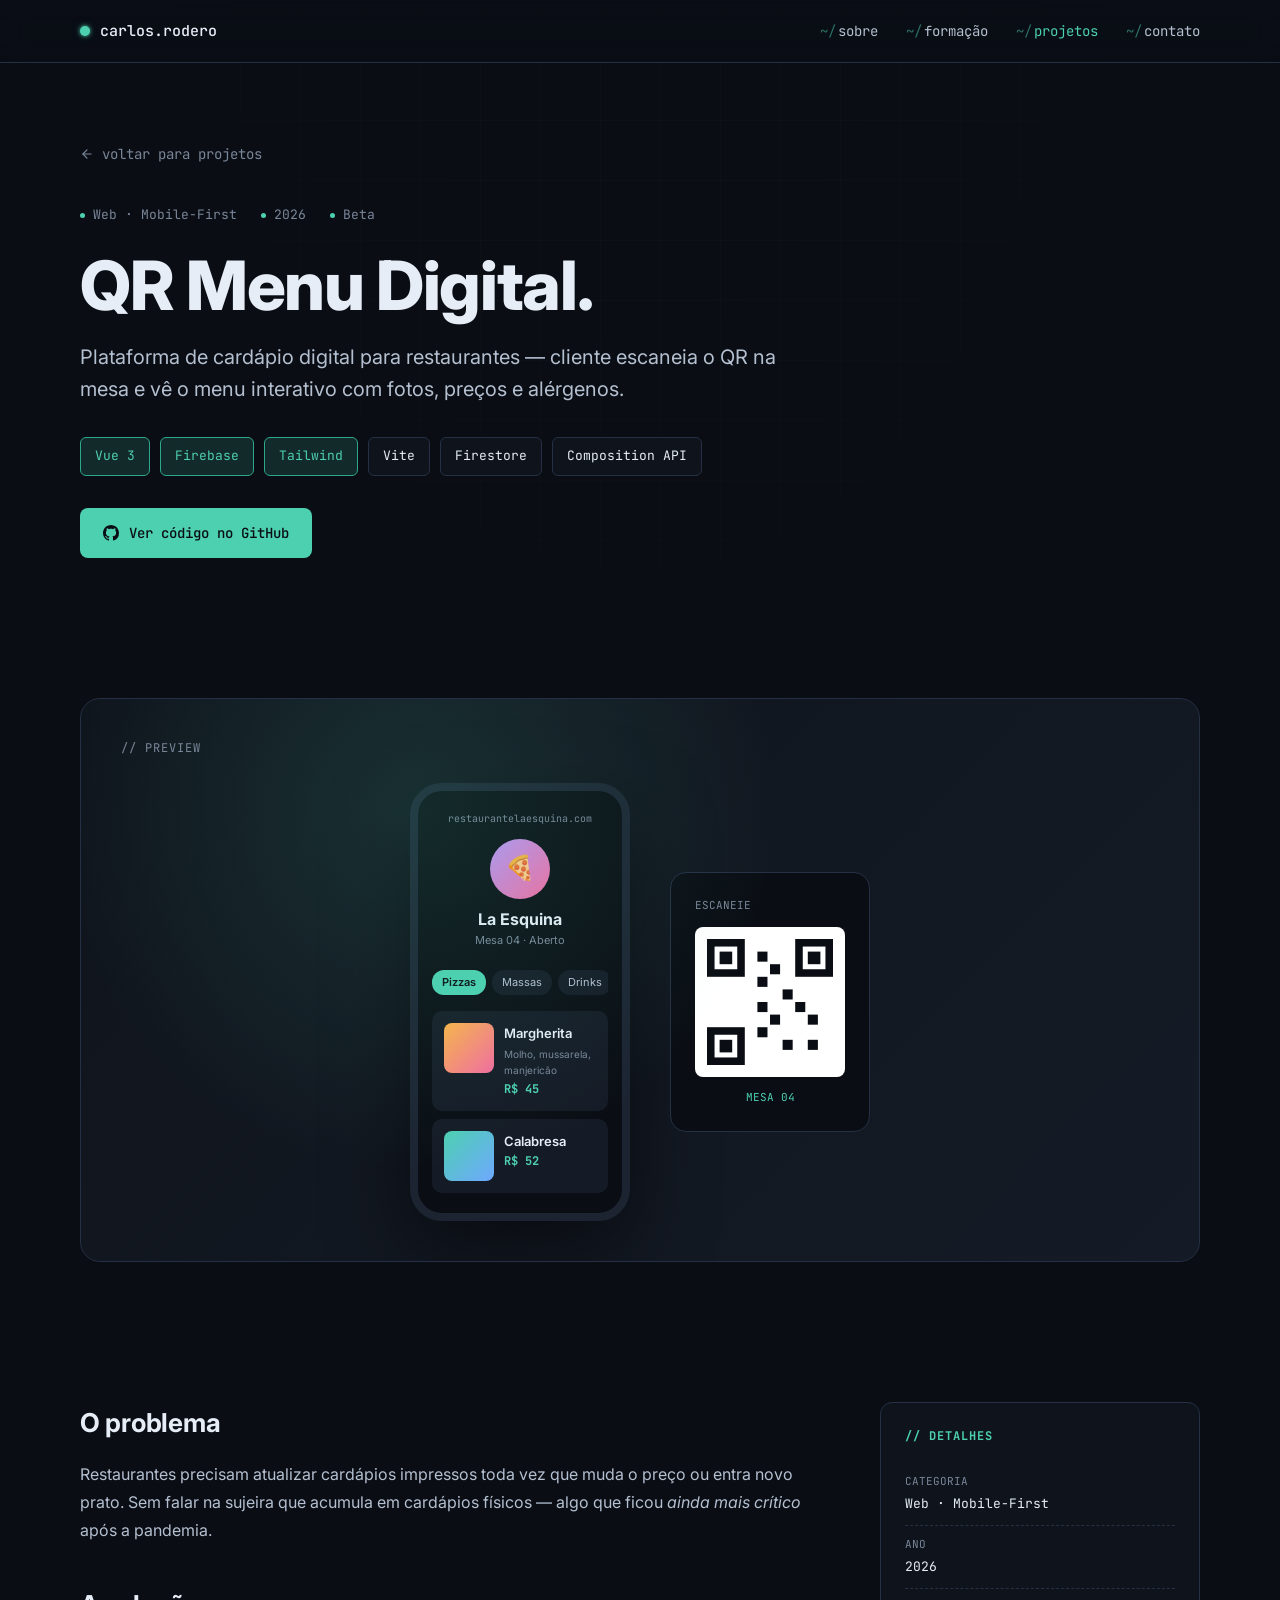
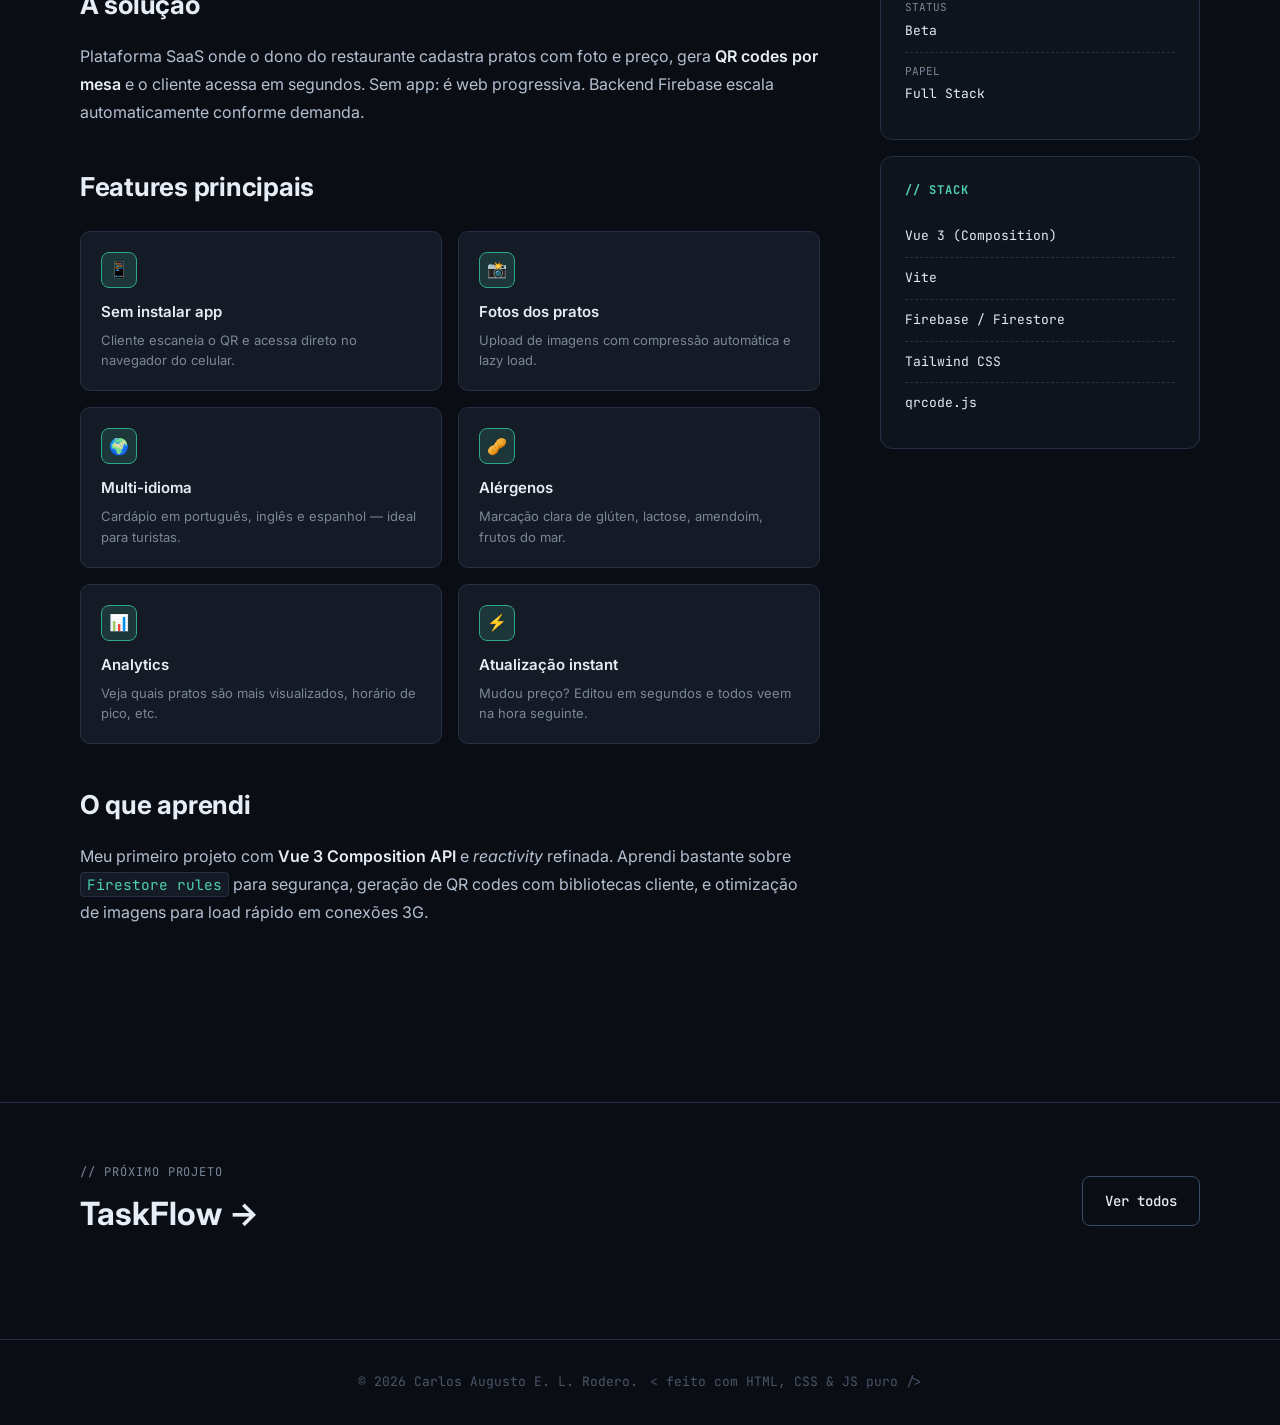
<file: projetos/qr-menu.html>
<!DOCTYPE html>
<html lang="pt-BR">
<head>
<meta charset="UTF-8">
<meta name="viewport" content="width=device-width, initial-scale=1.0">
<title>QR Menu Digital — Carlos Rodero</title>
<link rel="stylesheet" href="../assets/style.css">
<link rel="stylesheet" href="../assets/project-page.css">
<link rel="icon" href="data:image/svg+xml,%3Csvg xmlns='http://www.w3.org/2000/svg' viewBox='0 0 100 100'%3E%3Ctext y='.9em' font-size='90'%3E👨‍💻%3C/text%3E%3C/svg%3E">
</head>
<body>

<nav class="nav">
  <div class="nav-inner">
    <a href="../index.html" class="brand"><span class="brand-dot"></span><span>carlos.rodero</span></a>
    <ul class="nav-links">
      <li><a href="../index.html#sobre">sobre</a></li>
      <li><a href="../index.html#formacao">formação</a></li>
      <li><a href="../projetos.html" class="active">projetos</a></li>
      <li><a href="../index.html#contato">contato</a></li>
    </ul>
  </div>
</nav>

<header class="project-hero">
  <div class="container">
    <a href="../projetos.html" class="back-link">
      <svg width="14" height="14" viewBox="0 0 24 24" fill="none" stroke="currentColor" stroke-width="2" stroke-linecap="round" stroke-linejoin="round"><line x1="19" y1="12" x2="5" y2="12"/><polyline points="12 19 5 12 12 5"/></svg>
      voltar para projetos
    </a>
    <div class="project-meta">
      <span>Web · Mobile-First</span>
      <span>2026</span>
      <span>Beta</span>
    </div>
    <h1>QR Menu Digital.</h1>
    <p class="tagline">Plataforma de cardápio digital para restaurantes — cliente escaneia o QR na mesa e vê o menu interativo com fotos, preços e alérgenos.</p>
    <div class="tech-badges">
      <span class="tech-badge primary">Vue 3</span>
      <span class="tech-badge primary">Firebase</span>
      <span class="tech-badge primary">Tailwind</span>
      <span class="tech-badge">Vite</span>
      <span class="tech-badge">Firestore</span>
      <span class="tech-badge">Composition API</span>
    </div>
    <div style="margin-top: 32px; display: flex; gap: 12px; flex-wrap: wrap;">
      <a class="btn btn-primary" href="https://github.com/GutoRodero/qr-menu-digital" target="_blank" rel="noopener">
        <svg width="16" height="16" viewBox="0 0 24 24" fill="currentColor"><path d="M12 0C5.37 0 0 5.37 0 12c0 5.31 3.435 9.795 8.205 11.385.6.105.825-.255.825-.57 0-.285-.015-1.23-.015-2.235-3.015.555-3.795-.735-4.035-1.41-.135-.345-.72-1.41-1.23-1.695-.42-.225-1.02-.78-.015-.795.945-.015 1.62.87 1.845 1.23 1.08 1.815 2.805 1.305 3.495.99.105-.78.42-1.305.765-1.605-2.67-.3-5.46-1.335-5.46-5.925 0-1.305.465-2.385 1.23-3.225-.12-.3-.54-1.53.12-3.18 0 0 1.005-.315 3.3 1.23.96-.27 1.98-.405 3-.405s2.04.135 3 .405c2.295-1.56 3.3-1.23 3.3-1.23.66 1.65.24 2.88.12 3.18.765.84 1.23 1.905 1.23 3.225 0 4.605-2.805 5.625-5.475 5.925.435.375.81 1.095.81 2.22 0 1.605-.015 2.895-.015 3.3 0 .315.225.69.825.57A12.02 12.02 0 0 0 24 12c0-6.63-5.37-12-12-12z"/></svg>
        Ver código no GitHub
      </a>
    </div>
  </div>
</header>

<section style="padding: 20px 0 0">
  <div class="container">
    <div class="mockup">
      <div class="mockup-title">// preview</div>
      <div style="display: flex; justify-content: center; gap: 40px; flex-wrap: wrap;">
        <div style="width: 220px; background: var(--bg-0); border: 8px solid #1c2432; border-radius: 32px; padding: 20px 14px; box-shadow: 0 30px 80px rgba(0,0,0,0.5);">
          <div style="font-family: var(--font-mono); font-size: 10px; color: var(--text-2); text-align: center; margin-bottom: 12px;">restaurantelaesquina.com</div>
          <div style="text-align: center; margin-bottom: 20px;">
            <div style="width: 60px; height: 60px; margin: 0 auto 8px; background: linear-gradient(135deg, #b794f6, #f56ba0); border-radius: 50%; display: grid; place-items: center; color: white; font-size: 24px;">🍕</div>
            <h4 style="font-size: 16px; color: var(--text-0);">La Esquina</h4>
            <div style="font-size: 11px; color: var(--text-2);">Mesa 04 · Aberto</div>
          </div>
          <div style="display: flex; gap: 6px; overflow: hidden; margin-bottom: 16px;">
            <span style="padding: 4px 10px; background: var(--accent); color: var(--bg-0); border-radius: 12px; font-size: 11px; font-weight: 600;">Pizzas</span>
            <span style="padding: 4px 10px; background: var(--bg-2); color: var(--text-1); border-radius: 12px; font-size: 11px;">Massas</span>
            <span style="padding: 4px 10px; background: var(--bg-2); color: var(--text-1); border-radius: 12px; font-size: 11px;">Drinks</span>
          </div>
          <div style="background: var(--bg-2); padding: 12px; border-radius: 10px; margin-bottom: 8px; display: flex; gap: 10px;">
            <div style="width: 50px; height: 50px; background: linear-gradient(135deg, #ffb347, #f56ba0); border-radius: 8px; flex-shrink: 0;"></div>
            <div style="flex: 1;">
              <div style="font-size: 13px; color: var(--text-0); font-weight: 600;">Margherita</div>
              <div style="font-size: 10px; color: var(--text-2); margin: 2px 0;">Molho, mussarela, manjericão</div>
              <div style="font-family: var(--font-mono); font-size: 12px; color: var(--accent); font-weight: 700;">R$ 45</div>
            </div>
          </div>
          <div style="background: var(--bg-2); padding: 12px; border-radius: 10px; display: flex; gap: 10px;">
            <div style="width: 50px; height: 50px; background: linear-gradient(135deg, #4dd0b0, #6ea8ff); border-radius: 8px; flex-shrink: 0;"></div>
            <div style="flex: 1;">
              <div style="font-size: 13px; color: var(--text-0); font-weight: 600;">Calabresa</div>
              <div style="font-family: var(--font-mono); font-size: 12px; color: var(--accent); font-weight: 700;">R$ 52</div>
            </div>
          </div>
        </div>
        <div style="width: 200px; background: var(--bg-0); border-radius: 16px; padding: 24px; border: 1px solid var(--border); align-self: center;">
          <div style="font-family: var(--font-mono); font-size: 11px; color: var(--text-2); text-transform: uppercase; margin-bottom: 12px;">Escaneie</div>
          <div style="width: 100%; aspect-ratio: 1; background: white; border-radius: 8px; padding: 12px; display: grid; place-items: center;">
            <svg viewBox="0 0 100 100" width="100%">
              <rect x="0" y="0" width="30" height="30" fill="#0a0e14"/>
              <rect x="6" y="6" width="18" height="18" fill="white"/>
              <rect x="10" y="10" width="10" height="10" fill="#0a0e14"/>
              <rect x="70" y="0" width="30" height="30" fill="#0a0e14"/>
              <rect x="76" y="6" width="18" height="18" fill="white"/>
              <rect x="80" y="10" width="10" height="10" fill="#0a0e14"/>
              <rect x="0" y="70" width="30" height="30" fill="#0a0e14"/>
              <rect x="6" y="76" width="18" height="18" fill="white"/>
              <rect x="10" y="80" width="10" height="10" fill="#0a0e14"/>
              <rect x="40" y="10" width="8" height="8" fill="#0a0e14"/>
              <rect x="50" y="20" width="8" height="8" fill="#0a0e14"/>
              <rect x="40" y="30" width="8" height="8" fill="#0a0e14"/>
              <rect x="60" y="40" width="8" height="8" fill="#0a0e14"/>
              <rect x="40" y="50" width="8" height="8" fill="#0a0e14"/>
              <rect x="50" y="60" width="8" height="8" fill="#0a0e14"/>
              <rect x="70" y="50" width="8" height="8" fill="#0a0e14"/>
              <rect x="80" y="60" width="8" height="8" fill="#0a0e14"/>
              <rect x="40" y="70" width="8" height="8" fill="#0a0e14"/>
              <rect x="60" y="80" width="8" height="8" fill="#0a0e14"/>
              <rect x="80" y="80" width="8" height="8" fill="#0a0e14"/>
            </svg>
          </div>
          <div style="text-align: center; margin-top: 12px; font-family: var(--font-mono); font-size: 11px; color: var(--accent);">MESA 04</div>
        </div>
      </div>
    </div>
  </div>
</section>

<section>
  <div class="container">
    <div class="content-grid">
      <div class="content-main">
        <h2>O problema</h2>
        <p>Restaurantes precisam atualizar cardápios impressos toda vez que muda o preço ou entra novo prato. Sem falar na sujeira que acumula em cardápios físicos — algo que ficou <em>ainda mais crítico</em> após a pandemia.</p>

        <h2>A solução</h2>
        <p>Plataforma SaaS onde o dono do restaurante cadastra pratos com foto e preço, gera <strong>QR codes por mesa</strong> e o cliente acessa em segundos. Sem app: é web progressiva. Backend Firebase escala automaticamente conforme demanda.</p>

        <h2>Features principais</h2>
        <div class="features">
          <div class="feature"><div class="feature-icon">📱</div><h4>Sem instalar app</h4><p>Cliente escaneia o QR e acessa direto no navegador do celular.</p></div>
          <div class="feature"><div class="feature-icon">📸</div><h4>Fotos dos pratos</h4><p>Upload de imagens com compressão automática e lazy load.</p></div>
          <div class="feature"><div class="feature-icon">🌍</div><h4>Multi-idioma</h4><p>Cardápio em português, inglês e espanhol — ideal para turistas.</p></div>
          <div class="feature"><div class="feature-icon">🥜</div><h4>Alérgenos</h4><p>Marcação clara de glúten, lactose, amendoim, frutos do mar.</p></div>
          <div class="feature"><div class="feature-icon">📊</div><h4>Analytics</h4><p>Veja quais pratos são mais visualizados, horário de pico, etc.</p></div>
          <div class="feature"><div class="feature-icon">⚡</div><h4>Atualização instant</h4><p>Mudou preço? Editou em segundos e todos veem na hora seguinte.</p></div>
        </div>

        <h2>O que aprendi</h2>
        <p>Meu primeiro projeto com <strong>Vue 3 Composition API</strong> e <em>reactivity</em> refinada. Aprendi bastante sobre <code>Firestore rules</code> para segurança, geração de QR codes com bibliotecas cliente, e otimização de imagens para load rápido em conexões 3G.</p>
      </div>

      <aside class="sidebar">
        <div class="sidebar-card">
          <h4>// detalhes</h4>
          <div class="sidebar-row"><span class="k">Categoria</span><span class="v">Web · Mobile-First</span></div>
          <div class="sidebar-row"><span class="k">Ano</span><span class="v">2026</span></div>
          <div class="sidebar-row"><span class="k">Status</span><span class="v">Beta</span></div>
          <div class="sidebar-row"><span class="k">Papel</span><span class="v">Full Stack</span></div>
        </div>
        <div class="sidebar-card">
          <h4>// stack</h4>
          <div class="sidebar-row"><span class="v">Vue 3 (Composition)</span></div>
          <div class="sidebar-row"><span class="v">Vite</span></div>
          <div class="sidebar-row"><span class="v">Firebase / Firestore</span></div>
          <div class="sidebar-row"><span class="v">Tailwind CSS</span></div>
          <div class="sidebar-row"><span class="v">qrcode.js</span></div>
        </div>
      </aside>
    </div>
  </div>
</section>

<section class="next-project">
  <div class="container">
    <div class="np-inner">
      <div>
        <div class="np-label">// próximo projeto</div>
        <a href="taskflow.html" class="np-name">TaskFlow →</a>
      </div>
      <a href="../projetos.html" class="btn btn-ghost">Ver todos</a>
    </div>
  </div>
</section>

<footer class="footer">
  <div class="container">
    <div>© 2026 Carlos Augusto E. L. Rodero.</div>
    <div>&lt; feito com HTML, CSS &amp; JS puro /&gt;</div>
  </div>
</footer>

</body>
</html>
</file>
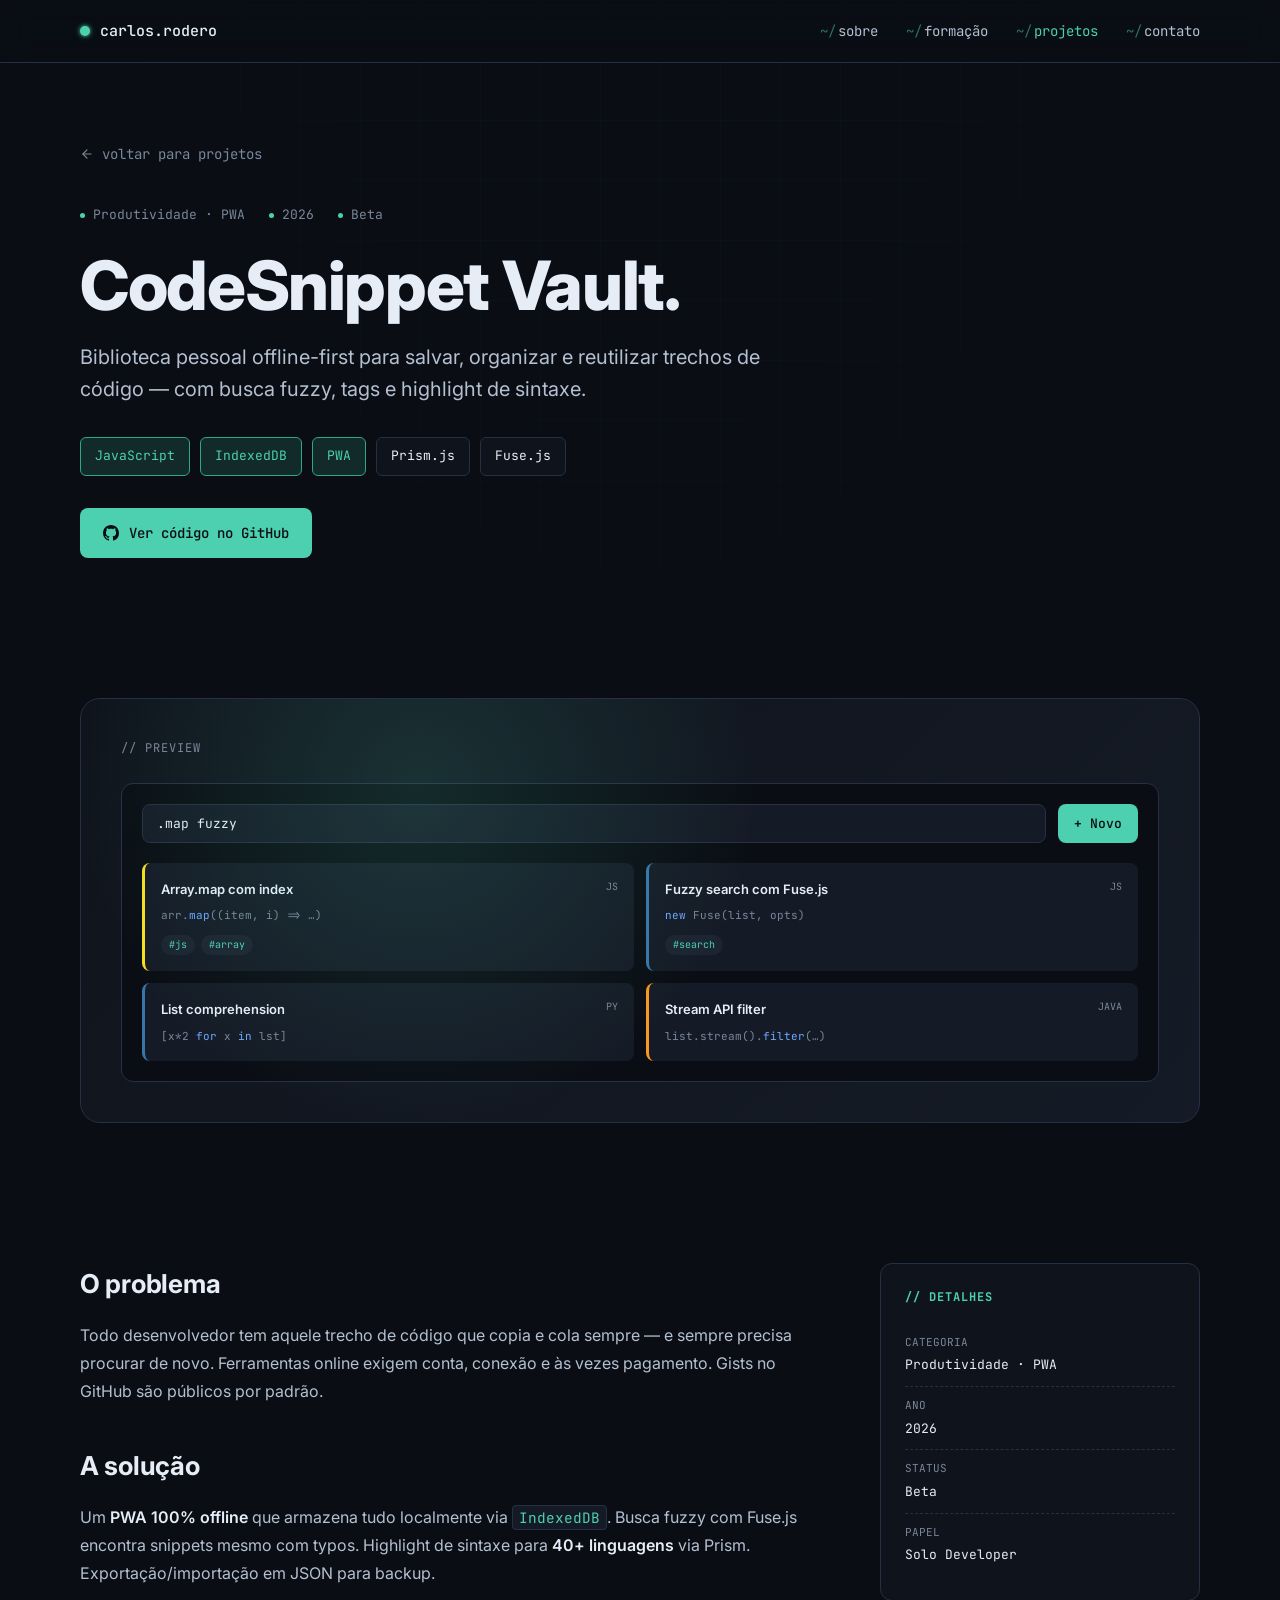
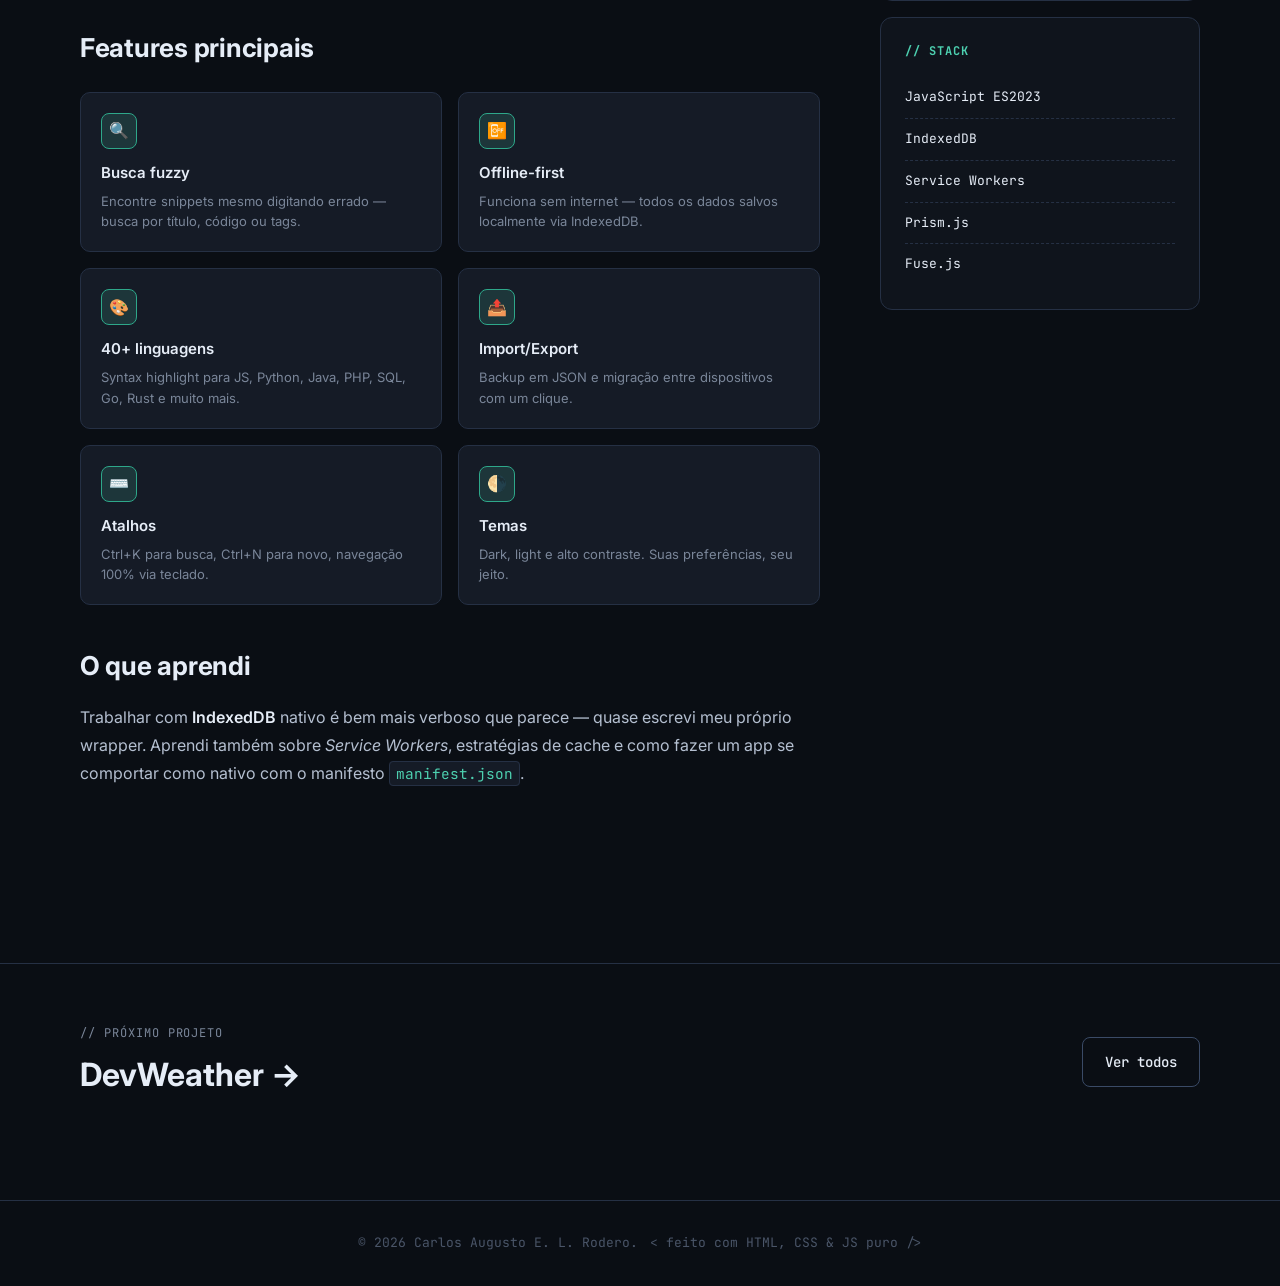
<file: projetos/snippet-vault.html>
<!DOCTYPE html>
<html lang="pt-BR">
<head>
<meta charset="UTF-8">
<meta name="viewport" content="width=device-width, initial-scale=1.0">
<title>CodeSnippet Vault — Carlos Rodero</title>
<link rel="stylesheet" href="../assets/style.css">
<link rel="stylesheet" href="../assets/project-page.css">
<link rel="icon" href="data:image/svg+xml,%3Csvg xmlns='http://www.w3.org/2000/svg' viewBox='0 0 100 100'%3E%3Ctext y='.9em' font-size='90'%3E👨‍💻%3C/text%3E%3C/svg%3E">
</head>
<body>

<nav class="nav">
  <div class="nav-inner">
    <a href="../index.html" class="brand"><span class="brand-dot"></span><span>carlos.rodero</span></a>
    <ul class="nav-links">
      <li><a href="../index.html#sobre">sobre</a></li>
      <li><a href="../index.html#formacao">formação</a></li>
      <li><a href="../projetos.html" class="active">projetos</a></li>
      <li><a href="../index.html#contato">contato</a></li>
    </ul>
  </div>
</nav>

<header class="project-hero">
  <div class="container">
    <a href="../projetos.html" class="back-link">
      <svg width="14" height="14" viewBox="0 0 24 24" fill="none" stroke="currentColor" stroke-width="2" stroke-linecap="round" stroke-linejoin="round"><line x1="19" y1="12" x2="5" y2="12"/><polyline points="12 19 5 12 12 5"/></svg>
      voltar para projetos
    </a>
    <div class="project-meta">
      <span>Produtividade · PWA</span>
      <span>2026</span>
      <span>Beta</span>
    </div>
    <h1>CodeSnippet Vault.</h1>
    <p class="tagline">Biblioteca pessoal offline-first para salvar, organizar e reutilizar trechos de código — com busca fuzzy, tags e highlight de sintaxe.</p>
    <div class="tech-badges">
      <span class="tech-badge primary">JavaScript</span>
      <span class="tech-badge primary">IndexedDB</span>
      <span class="tech-badge primary">PWA</span>
      <span class="tech-badge">Prism.js</span>
      <span class="tech-badge">Fuse.js</span>
    </div>
    <div style="margin-top: 32px; display: flex; gap: 12px; flex-wrap: wrap;">
      <a class="btn btn-primary" href="https://github.com/GutoRodero/codesnippet-vault" target="_blank" rel="noopener">
        <svg width="16" height="16" viewBox="0 0 24 24" fill="currentColor"><path d="M12 0C5.37 0 0 5.37 0 12c0 5.31 3.435 9.795 8.205 11.385.6.105.825-.255.825-.57 0-.285-.015-1.23-.015-2.235-3.015.555-3.795-.735-4.035-1.41-.135-.345-.72-1.41-1.23-1.695-.42-.225-1.02-.78-.015-.795.945-.015 1.62.87 1.845 1.23 1.08 1.815 2.805 1.305 3.495.99.105-.78.42-1.305.765-1.605-2.67-.3-5.46-1.335-5.46-5.925 0-1.305.465-2.385 1.23-3.225-.12-.3-.54-1.53.12-3.18 0 0 1.005-.315 3.3 1.23.96-.27 1.98-.405 3-.405s2.04.135 3 .405c2.295-1.56 3.3-1.23 3.3-1.23.66 1.65.24 2.88.12 3.18.765.84 1.23 1.905 1.23 3.225 0 4.605-2.805 5.625-5.475 5.925.435.375.81 1.095.81 2.22 0 1.605-.015 2.895-.015 3.3 0 .315.225.69.825.57A12.02 12.02 0 0 0 24 12c0-6.63-5.37-12-12-12z"/></svg>
        Ver código no GitHub
      </a>
    </div>
  </div>
</header>

<section style="padding: 20px 0 0">
  <div class="container">
    <div class="mockup">
      <div class="mockup-title">// preview</div>
      <div style="background: var(--bg-0); border-radius: 12px; padding: 20px; border: 1px solid var(--border);">
        <div style="display: flex; gap: 12px; margin-bottom: 20px;">
          <input readonly value=".map fuzzy" style="flex: 1; background: var(--bg-2); border: 1px solid var(--border); color: var(--text-0); padding: 10px 14px; border-radius: 8px; font-family: var(--font-mono); font-size: 13px;">
          <button style="padding: 10px 16px; background: var(--accent); color: var(--bg-0); border: none; border-radius: 8px; font-family: var(--font-mono); font-weight: 500; font-size: 13px;">+ Novo</button>
        </div>
        <div style="display: grid; grid-template-columns: repeat(2, 1fr); gap: 12px;">
          <div style="background: var(--bg-2); border-radius: 8px; padding: 16px; border-left: 3px solid #f7df1e;">
            <div style="display: flex; justify-content: space-between; margin-bottom: 8px;">
              <span style="font-size: 13px; color: var(--text-0); font-weight: 600;">Array.map com index</span>
              <span style="font-family: var(--font-mono); font-size: 10px; color: var(--text-2);">JS</span>
            </div>
            <pre style="font-family: var(--font-mono); font-size: 11px; color: var(--text-2); margin: 0;">arr.<span style="color: var(--secondary)">map</span>((item, i) => …)</pre>
            <div style="margin-top: 10px; display: flex; gap: 6px;">
              <span style="font-family: var(--font-mono); font-size: 10px; padding: 2px 8px; background: var(--bg-3); border-radius: 10px; color: var(--accent);">#js</span>
              <span style="font-family: var(--font-mono); font-size: 10px; padding: 2px 8px; background: var(--bg-3); border-radius: 10px; color: var(--accent);">#array</span>
            </div>
          </div>
          <div style="background: var(--bg-2); border-radius: 8px; padding: 16px; border-left: 3px solid #3776ab;">
            <div style="display: flex; justify-content: space-between; margin-bottom: 8px;">
              <span style="font-size: 13px; color: var(--text-0); font-weight: 600;">Fuzzy search com Fuse.js</span>
              <span style="font-family: var(--font-mono); font-size: 10px; color: var(--text-2);">JS</span>
            </div>
            <pre style="font-family: var(--font-mono); font-size: 11px; color: var(--text-2); margin: 0;"><span style="color: var(--secondary)">new</span> Fuse(list, opts)</pre>
            <div style="margin-top: 10px; display: flex; gap: 6px;">
              <span style="font-family: var(--font-mono); font-size: 10px; padding: 2px 8px; background: var(--bg-3); border-radius: 10px; color: var(--accent);">#search</span>
            </div>
          </div>
          <div style="background: var(--bg-2); border-radius: 8px; padding: 16px; border-left: 3px solid #3776ab;">
            <div style="display: flex; justify-content: space-between; margin-bottom: 8px;">
              <span style="font-size: 13px; color: var(--text-0); font-weight: 600;">List comprehension</span>
              <span style="font-family: var(--font-mono); font-size: 10px; color: var(--text-2);">PY</span>
            </div>
            <pre style="font-family: var(--font-mono); font-size: 11px; color: var(--text-2); margin: 0;">[x*2 <span style="color: var(--secondary)">for</span> x <span style="color: var(--secondary)">in</span> lst]</pre>
          </div>
          <div style="background: var(--bg-2); border-radius: 8px; padding: 16px; border-left: 3px solid #f89820;">
            <div style="display: flex; justify-content: space-between; margin-bottom: 8px;">
              <span style="font-size: 13px; color: var(--text-0); font-weight: 600;">Stream API filter</span>
              <span style="font-family: var(--font-mono); font-size: 10px; color: var(--text-2);">JAVA</span>
            </div>
            <pre style="font-family: var(--font-mono); font-size: 11px; color: var(--text-2); margin: 0;">list.stream().<span style="color: var(--secondary)">filter</span>(…)</pre>
          </div>
        </div>
      </div>
    </div>
  </div>
</section>

<section>
  <div class="container">
    <div class="content-grid">
      <div class="content-main">
        <h2>O problema</h2>
        <p>Todo desenvolvedor tem aquele trecho de código que copia e cola sempre — e sempre precisa procurar de novo. Ferramentas online exigem conta, conexão e às vezes pagamento. Gists no GitHub são públicos por padrão.</p>

        <h2>A solução</h2>
        <p>Um <strong>PWA 100% offline</strong> que armazena tudo localmente via <code>IndexedDB</code>. Busca fuzzy com Fuse.js encontra snippets mesmo com typos. Highlight de sintaxe para <strong>40+ linguagens</strong> via Prism. Exportação/importação em JSON para backup.</p>

        <h2>Features principais</h2>
        <div class="features">
          <div class="feature"><div class="feature-icon">🔍</div><h4>Busca fuzzy</h4><p>Encontre snippets mesmo digitando errado — busca por título, código ou tags.</p></div>
          <div class="feature"><div class="feature-icon">📴</div><h4>Offline-first</h4><p>Funciona sem internet — todos os dados salvos localmente via IndexedDB.</p></div>
          <div class="feature"><div class="feature-icon">🎨</div><h4>40+ linguagens</h4><p>Syntax highlight para JS, Python, Java, PHP, SQL, Go, Rust e muito mais.</p></div>
          <div class="feature"><div class="feature-icon">📤</div><h4>Import/Export</h4><p>Backup em JSON e migração entre dispositivos com um clique.</p></div>
          <div class="feature"><div class="feature-icon">⌨️</div><h4>Atalhos</h4><p>Ctrl+K para busca, Ctrl+N para novo, navegação 100% via teclado.</p></div>
          <div class="feature"><div class="feature-icon">🌗</div><h4>Temas</h4><p>Dark, light e alto contraste. Suas preferências, seu jeito.</p></div>
        </div>

        <h2>O que aprendi</h2>
        <p>Trabalhar com <strong>IndexedDB</strong> nativo é bem mais verboso que parece — quase escrevi meu próprio wrapper. Aprendi também sobre <em>Service Workers</em>, estratégias de cache e como fazer um app se comportar como nativo com o manifesto <code>manifest.json</code>.</p>
      </div>

      <aside class="sidebar">
        <div class="sidebar-card">
          <h4>// detalhes</h4>
          <div class="sidebar-row"><span class="k">Categoria</span><span class="v">Produtividade · PWA</span></div>
          <div class="sidebar-row"><span class="k">Ano</span><span class="v">2026</span></div>
          <div class="sidebar-row"><span class="k">Status</span><span class="v">Beta</span></div>
          <div class="sidebar-row"><span class="k">Papel</span><span class="v">Solo Developer</span></div>
        </div>
        <div class="sidebar-card">
          <h4>// stack</h4>
          <div class="sidebar-row"><span class="v">JavaScript ES2023</span></div>
          <div class="sidebar-row"><span class="v">IndexedDB</span></div>
          <div class="sidebar-row"><span class="v">Service Workers</span></div>
          <div class="sidebar-row"><span class="v">Prism.js</span></div>
          <div class="sidebar-row"><span class="v">Fuse.js</span></div>
        </div>
      </aside>
    </div>
  </div>
</section>

<section class="next-project">
  <div class="container">
    <div class="np-inner">
      <div>
        <div class="np-label">// próximo projeto</div>
        <a href="devweather.html" class="np-name">DevWeather →</a>
      </div>
      <a href="../projetos.html" class="btn btn-ghost">Ver todos</a>
    </div>
  </div>
</section>

<footer class="footer">
  <div class="container">
    <div>© 2026 Carlos Augusto E. L. Rodero.</div>
    <div>&lt; feito com HTML, CSS &amp; JS puro /&gt;</div>
  </div>
</footer>

</body>
</html>
</file>
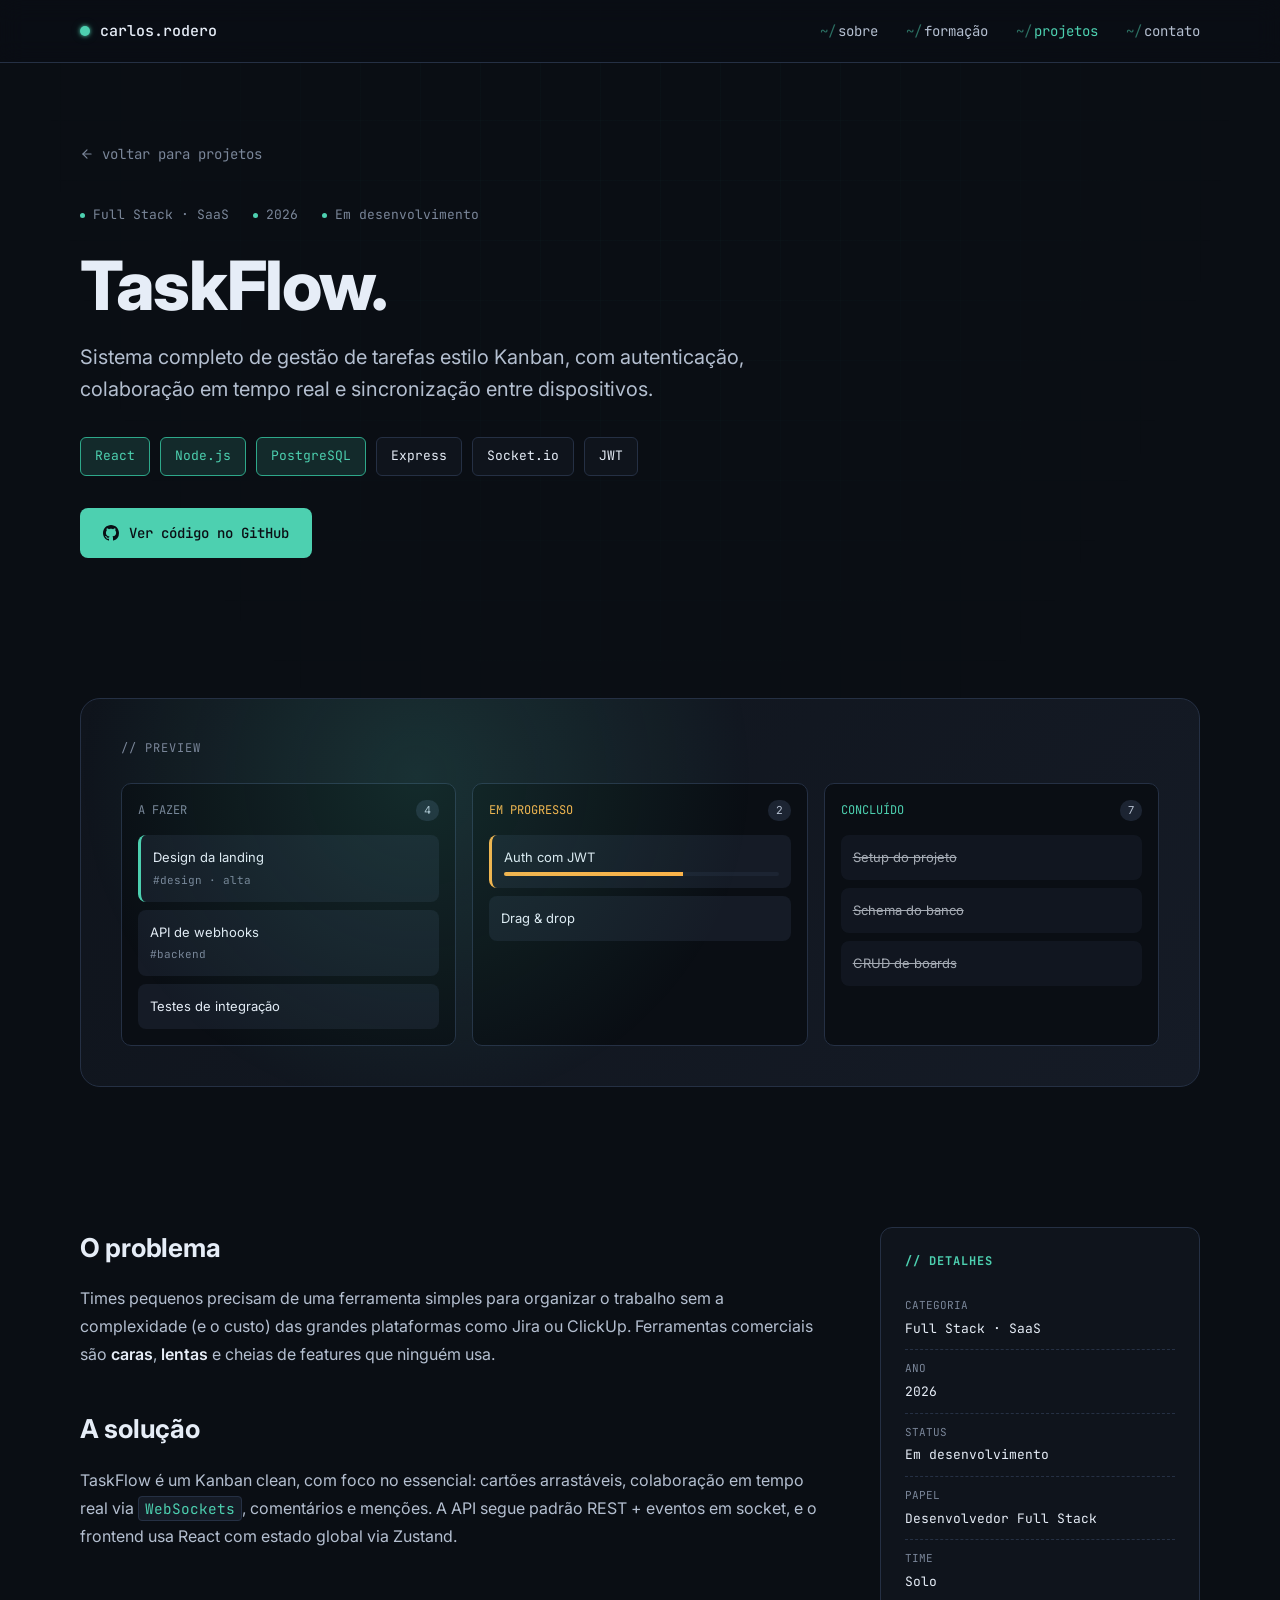
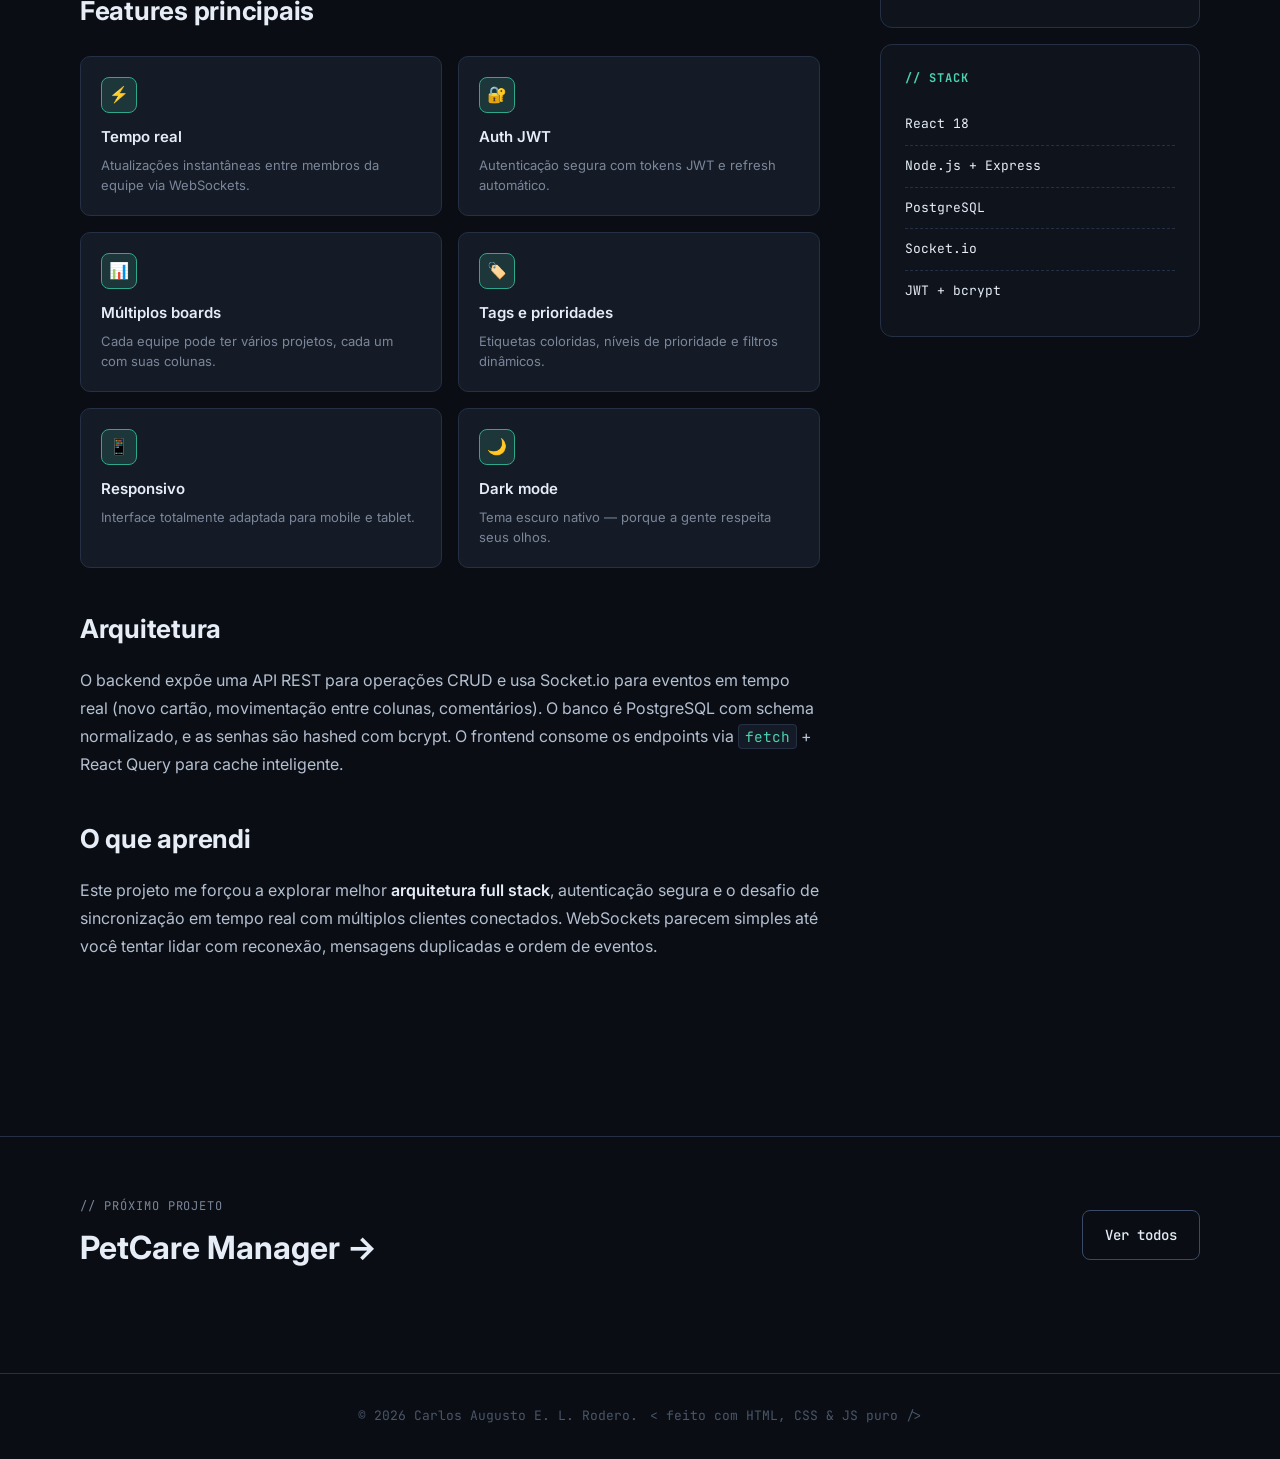
<file: projetos/taskflow.html>
<!DOCTYPE html>
<html lang="pt-BR">
<head>
<meta charset="UTF-8">
<meta name="viewport" content="width=device-width, initial-scale=1.0">
<title>TaskFlow — Carlos Rodero</title>
<link rel="stylesheet" href="../assets/style.css">
<link rel="stylesheet" href="../assets/project-page.css">
<link rel="icon" href="data:image/svg+xml,%3Csvg xmlns='http://www.w3.org/2000/svg' viewBox='0 0 100 100'%3E%3Ctext y='.9em' font-size='90'%3E👨‍💻%3C/text%3E%3C/svg%3E">
</head>
<body>

<nav class="nav">
  <div class="nav-inner">
    <a href="../index.html" class="brand"><span class="brand-dot"></span><span>carlos.rodero</span></a>
    <ul class="nav-links">
      <li><a href="../index.html#sobre">sobre</a></li>
      <li><a href="../index.html#formacao">formação</a></li>
      <li><a href="../projetos.html" class="active">projetos</a></li>
      <li><a href="../index.html#contato">contato</a></li>
    </ul>
  </div>
</nav>

<header class="project-hero">
  <div class="container">
    <a href="../projetos.html" class="back-link">
      <svg width="14" height="14" viewBox="0 0 24 24" fill="none" stroke="currentColor" stroke-width="2" stroke-linecap="round" stroke-linejoin="round"><line x1="19" y1="12" x2="5" y2="12"/><polyline points="12 19 5 12 12 5"/></svg>
      voltar para projetos
    </a>
    <div class="project-meta">
      <span>Full Stack · SaaS</span>
      <span>2026</span>
      <span>Em desenvolvimento</span>
    </div>
    <h1>TaskFlow.</h1>
    <p class="tagline">Sistema completo de gestão de tarefas estilo Kanban, com autenticação, colaboração em tempo real e sincronização entre dispositivos.</p>
    <div class="tech-badges">
      <span class="tech-badge primary">React</span>
      <span class="tech-badge primary">Node.js</span>
      <span class="tech-badge primary">PostgreSQL</span>
      <span class="tech-badge">Express</span>
      <span class="tech-badge">Socket.io</span>
      <span class="tech-badge">JWT</span>
    </div>
    <div style="margin-top: 32px; display: flex; gap: 12px; flex-wrap: wrap;">
      <a class="btn btn-primary" href="https://github.com/GutoRodero/taskflow" target="_blank" rel="noopener">
        <svg width="16" height="16" viewBox="0 0 24 24" fill="currentColor"><path d="M12 0C5.37 0 0 5.37 0 12c0 5.31 3.435 9.795 8.205 11.385.6.105.825-.255.825-.57 0-.285-.015-1.23-.015-2.235-3.015.555-3.795-.735-4.035-1.41-.135-.345-.72-1.41-1.23-1.695-.42-.225-1.02-.78-.015-.795.945-.015 1.62.87 1.845 1.23 1.08 1.815 2.805 1.305 3.495.99.105-.78.42-1.305.765-1.605-2.67-.3-5.46-1.335-5.46-5.925 0-1.305.465-2.385 1.23-3.225-.12-.3-.54-1.53.12-3.18 0 0 1.005-.315 3.3 1.23.96-.27 1.98-.405 3-.405s2.04.135 3 .405c2.295-1.56 3.3-1.23 3.3-1.23.66 1.65.24 2.88.12 3.18.765.84 1.23 1.905 1.23 3.225 0 4.605-2.805 5.625-5.475 5.925.435.375.81 1.095.81 2.22 0 1.605-.015 2.895-.015 3.3 0 .315.225.69.825.57A12.02 12.02 0 0 0 24 12c0-6.63-5.37-12-12-12z"/></svg>
        Ver código no GitHub
      </a>
    </div>
  </div>
</header>

<section style="padding: 20px 0 0">
  <div class="container">
    <div class="mockup">
      <div class="mockup-title">// preview</div>
      <div style="display: grid; grid-template-columns: repeat(3, 1fr); gap: 16px;">
        <div style="background: var(--bg-0); border: 1px solid var(--border); border-radius: 10px; padding: 16px;">
          <div style="display: flex; justify-content: space-between; align-items: center; margin-bottom: 14px;">
            <span style="font-family: var(--font-mono); font-size: 12px; color: var(--text-2);">A FAZER</span>
            <span style="background: var(--bg-3); padding: 2px 8px; border-radius: 10px; font-size: 11px; color: var(--text-1);">4</span>
          </div>
          <div style="background: var(--bg-2); padding: 12px; border-radius: 8px; margin-bottom: 8px; border-left: 3px solid var(--accent);">
            <div style="font-size: 13px; color: var(--text-0); margin-bottom: 4px;">Design da landing</div>
            <div style="font-size: 11px; color: var(--text-2); font-family: var(--font-mono);">#design · alta</div>
          </div>
          <div style="background: var(--bg-2); padding: 12px; border-radius: 8px; margin-bottom: 8px;">
            <div style="font-size: 13px; color: var(--text-0); margin-bottom: 4px;">API de webhooks</div>
            <div style="font-size: 11px; color: var(--text-2); font-family: var(--font-mono);">#backend</div>
          </div>
          <div style="background: var(--bg-2); padding: 12px; border-radius: 8px;">
            <div style="font-size: 13px; color: var(--text-0);">Testes de integração</div>
          </div>
        </div>
        <div style="background: var(--bg-0); border: 1px solid var(--border); border-radius: 10px; padding: 16px;">
          <div style="display: flex; justify-content: space-between; align-items: center; margin-bottom: 14px;">
            <span style="font-family: var(--font-mono); font-size: 12px; color: var(--warning);">EM PROGRESSO</span>
            <span style="background: var(--bg-3); padding: 2px 8px; border-radius: 10px; font-size: 11px; color: var(--text-1);">2</span>
          </div>
          <div style="background: var(--bg-2); padding: 12px; border-radius: 8px; margin-bottom: 8px; border-left: 3px solid var(--warning);">
            <div style="font-size: 13px; color: var(--text-0); margin-bottom: 4px;">Auth com JWT</div>
            <div style="height: 4px; background: var(--bg-3); border-radius: 2px; overflow: hidden;">
              <div style="width: 65%; height: 100%; background: var(--warning);"></div>
            </div>
          </div>
          <div style="background: var(--bg-2); padding: 12px; border-radius: 8px;">
            <div style="font-size: 13px; color: var(--text-0);">Drag & drop</div>
          </div>
        </div>
        <div style="background: var(--bg-0); border: 1px solid var(--border); border-radius: 10px; padding: 16px;">
          <div style="display: flex; justify-content: space-between; align-items: center; margin-bottom: 14px;">
            <span style="font-family: var(--font-mono); font-size: 12px; color: var(--accent);">CONCLUÍDO</span>
            <span style="background: var(--bg-3); padding: 2px 8px; border-radius: 10px; font-size: 11px; color: var(--text-1);">7</span>
          </div>
          <div style="background: var(--bg-2); padding: 12px; border-radius: 8px; margin-bottom: 8px; opacity: 0.7;">
            <div style="font-size: 13px; color: var(--text-0); text-decoration: line-through;">Setup do projeto</div>
          </div>
          <div style="background: var(--bg-2); padding: 12px; border-radius: 8px; margin-bottom: 8px; opacity: 0.7;">
            <div style="font-size: 13px; color: var(--text-0); text-decoration: line-through;">Schema do banco</div>
          </div>
          <div style="background: var(--bg-2); padding: 12px; border-radius: 8px; opacity: 0.7;">
            <div style="font-size: 13px; color: var(--text-0); text-decoration: line-through;">CRUD de boards</div>
          </div>
        </div>
      </div>
    </div>
  </div>
</section>

<section>
  <div class="container">
    <div class="content-grid">
      <div class="content-main">
        <h2>O problema</h2>
        <p>Times pequenos precisam de uma ferramenta simples para organizar o trabalho sem a complexidade (e o custo) das grandes plataformas como Jira ou ClickUp. Ferramentas comerciais são <strong>caras</strong>, <strong>lentas</strong> e cheias de features que ninguém usa.</p>

        <h2>A solução</h2>
        <p>TaskFlow é um Kanban clean, com foco no essencial: cartões arrastáveis, colaboração em tempo real via <code>WebSockets</code>, comentários e menções. A API segue padrão REST + eventos em socket, e o frontend usa React com estado global via Zustand.</p>

        <h2>Features principais</h2>
        <div class="features">
          <div class="feature"><div class="feature-icon">⚡</div><h4>Tempo real</h4><p>Atualizações instantâneas entre membros da equipe via WebSockets.</p></div>
          <div class="feature"><div class="feature-icon">🔐</div><h4>Auth JWT</h4><p>Autenticação segura com tokens JWT e refresh automático.</p></div>
          <div class="feature"><div class="feature-icon">📊</div><h4>Múltiplos boards</h4><p>Cada equipe pode ter vários projetos, cada um com suas colunas.</p></div>
          <div class="feature"><div class="feature-icon">🏷️</div><h4>Tags e prioridades</h4><p>Etiquetas coloridas, níveis de prioridade e filtros dinâmicos.</p></div>
          <div class="feature"><div class="feature-icon">📱</div><h4>Responsivo</h4><p>Interface totalmente adaptada para mobile e tablet.</p></div>
          <div class="feature"><div class="feature-icon">🌙</div><h4>Dark mode</h4><p>Tema escuro nativo — porque a gente respeita seus olhos.</p></div>
        </div>

        <h2>Arquitetura</h2>
        <p>O backend expõe uma API REST para operações CRUD e usa Socket.io para eventos em tempo real (novo cartão, movimentação entre colunas, comentários). O banco é PostgreSQL com schema normalizado, e as senhas são hashed com bcrypt. O frontend consome os endpoints via <code>fetch</code> + React Query para cache inteligente.</p>

        <h2>O que aprendi</h2>
        <p>Este projeto me forçou a explorar melhor <strong>arquitetura full stack</strong>, autenticação segura e o desafio de sincronização em tempo real com múltiplos clientes conectados. WebSockets parecem simples até você tentar lidar com reconexão, mensagens duplicadas e ordem de eventos.</p>
      </div>

      <aside class="sidebar">
        <div class="sidebar-card">
          <h4>// detalhes</h4>
          <div class="sidebar-row"><span class="k">Categoria</span><span class="v">Full Stack · SaaS</span></div>
          <div class="sidebar-row"><span class="k">Ano</span><span class="v">2026</span></div>
          <div class="sidebar-row"><span class="k">Status</span><span class="v">Em desenvolvimento</span></div>
          <div class="sidebar-row"><span class="k">Papel</span><span class="v">Desenvolvedor Full Stack</span></div>
          <div class="sidebar-row"><span class="k">Time</span><span class="v">Solo</span></div>
        </div>
        <div class="sidebar-card">
          <h4>// stack</h4>
          <div class="sidebar-row"><span class="v">React 18</span></div>
          <div class="sidebar-row"><span class="v">Node.js + Express</span></div>
          <div class="sidebar-row"><span class="v">PostgreSQL</span></div>
          <div class="sidebar-row"><span class="v">Socket.io</span></div>
          <div class="sidebar-row"><span class="v">JWT + bcrypt</span></div>
        </div>
      </aside>
    </div>
  </div>
</section>

<section class="next-project">
  <div class="container">
    <div class="np-inner">
      <div>
        <div class="np-label">// próximo projeto</div>
        <a href="petcare.html" class="np-name">PetCare Manager →</a>
      </div>
      <a href="../projetos.html" class="btn btn-ghost">Ver todos</a>
    </div>
  </div>
</section>

<footer class="footer">
  <div class="container">
    <div>© 2026 Carlos Augusto E. L. Rodero.</div>
    <div>&lt; feito com HTML, CSS &amp; JS puro /&gt;</div>
  </div>
</footer>

</body>
</html>
</file>
<file: assets/style.css>
/* ==========================================================================
   Portfólio Carlos Rodero — Design System
   ========================================================================== */

@import url('https://fonts.googleapis.com/css2?family=JetBrains+Mono:wght@400;500;700&family=Inter:wght@300;400;500;600;700;800&display=swap');

:root {
  /* Palette — dark developer theme */
  --bg-0: #0a0e14;
  --bg-1: #0f141c;
  --bg-2: #151b26;
  --bg-3: #1c2432;
  --border: #253044;
  --border-strong: #3a4a66;

  --text-0: #e6edf7;
  --text-1: #b4bfd0;
  --text-2: #7a8699;
  --text-3: #4a5568;

  --accent: #4dd0b0;         /* teal/mint — primary accent */
  --accent-dim: #2ea88a;
  --accent-glow: rgba(77, 208, 176, 0.15);
  --secondary: #6ea8ff;      /* cool blue */
  --warning: #ffb347;
  --purple: #b794f6;
  --pink: #f56ba0;

  /* Type */
  --font-mono: 'JetBrains Mono', ui-monospace, 'SF Mono', Menlo, monospace;
  --font-sans: 'Inter', -apple-system, BlinkMacSystemFont, sans-serif;

  /* Spacing rhythm */
  --gutter: clamp(20px, 4vw, 40px);
  --max-w: 1200px;
}

* { box-sizing: border-box; margin: 0; padding: 0; }

html { scroll-behavior: smooth; }

body {
  background: var(--bg-0);
  color: var(--text-0);
  font-family: var(--font-sans);
  font-size: 16px;
  line-height: 1.6;
  -webkit-font-smoothing: antialiased;
  min-height: 100vh;
  overflow-x: hidden;
}

/* Subtle background grid */
body::before {
  content: '';
  position: fixed;
  inset: 0;
  background-image:
    linear-gradient(rgba(77, 208, 176, 0.025) 1px, transparent 1px),
    linear-gradient(90deg, rgba(77, 208, 176, 0.025) 1px, transparent 1px);
  background-size: 60px 60px;
  pointer-events: none;
  z-index: 0;
  mask-image: radial-gradient(ellipse at center top, black 20%, transparent 70%);
}

.container {
  max-width: var(--max-w);
  margin: 0 auto;
  padding: 0 var(--gutter);
  position: relative;
  z-index: 1;
}

/* ==========================================================================
   Navigation
   ========================================================================== */
.nav {
  position: sticky;
  top: 0;
  z-index: 100;
  background: rgba(10, 14, 20, 0.85);
  backdrop-filter: blur(12px);
  border-bottom: 1px solid var(--border);
}

.nav-inner {
  max-width: var(--max-w);
  margin: 0 auto;
  padding: 18px var(--gutter);
  display: flex;
  align-items: center;
  justify-content: space-between;
}

.brand {
  display: flex;
  align-items: center;
  gap: 10px;
  font-family: var(--font-mono);
  font-size: 15px;
  color: var(--text-0);
  text-decoration: none;
  font-weight: 500;
}

.brand-dot {
  width: 10px;
  height: 10px;
  border-radius: 50%;
  background: var(--accent);
  box-shadow: 0 0 12px var(--accent-glow), 0 0 4px var(--accent);
  animation: pulse 2.5s ease-in-out infinite;
}

@keyframes pulse {
  0%, 100% { opacity: 1; transform: scale(1); }
  50% { opacity: 0.6; transform: scale(1.15); }
}

.nav-links {
  display: flex;
  gap: 28px;
  list-style: none;
  align-items: center;
}

.nav-links a {
  font-family: var(--font-mono);
  font-size: 14px;
  color: var(--text-1);
  text-decoration: none;
  transition: color 0.2s;
  position: relative;
}

.nav-links a::before {
  content: '~/';
  color: var(--accent);
  opacity: 0.5;
  margin-right: 2px;
}

.nav-links a:hover { color: var(--accent); }

.nav-links a.active { color: var(--accent); }

@media (max-width: 640px) {
  .nav-links { gap: 14px; }
  .nav-links a::before { display: none; }
}

/* ==========================================================================
   Hero
   ========================================================================== */
.hero {
  padding: 100px 0 80px;
  position: relative;
}

.hero-eyebrow {
  font-family: var(--font-mono);
  font-size: 13px;
  color: var(--accent);
  margin-bottom: 24px;
  display: inline-flex;
  align-items: center;
  gap: 10px;
}

.hero-eyebrow::before {
  content: '';
  width: 24px;
  height: 1px;
  background: var(--accent);
}

.hero h1 {
  font-size: clamp(38px, 6.5vw, 76px);
  line-height: 1.05;
  font-weight: 800;
  letter-spacing: -0.02em;
  margin-bottom: 20px;
}

.hero h1 .accent {
  background: linear-gradient(120deg, var(--accent) 0%, var(--secondary) 100%);
  -webkit-background-clip: text;
  background-clip: text;
  color: transparent;
}

.hero .role {
  font-family: var(--font-mono);
  font-size: clamp(16px, 2vw, 22px);
  color: var(--text-1);
  margin-bottom: 12px;
}

.hero .role .cursor {
  display: inline-block;
  width: 10px;
  height: 22px;
  background: var(--accent);
  vertical-align: middle;
  margin-left: 4px;
  animation: blink 1s steps(2) infinite;
}

@keyframes blink { 50% { opacity: 0; } }

.hero .lead {
  font-size: 18px;
  color: var(--text-1);
  max-width: 620px;
  margin-top: 28px;
  line-height: 1.7;
}

.hero-cta {
  margin-top: 40px;
  display: flex;
  gap: 14px;
  flex-wrap: wrap;
}

.btn {
  display: inline-flex;
  align-items: center;
  gap: 10px;
  padding: 13px 22px;
  border-radius: 8px;
  font-family: var(--font-mono);
  font-size: 14px;
  font-weight: 500;
  text-decoration: none;
  border: 1px solid transparent;
  cursor: pointer;
  transition: all 0.2s;
}

.btn-primary {
  background: var(--accent);
  color: var(--bg-0);
}

.btn-primary:hover {
  background: var(--accent-dim);
  transform: translateY(-2px);
  box-shadow: 0 8px 24px var(--accent-glow);
}

.btn-ghost {
  border-color: var(--border-strong);
  color: var(--text-0);
  background: transparent;
}

.btn-ghost:hover {
  border-color: var(--accent);
  color: var(--accent);
  transform: translateY(-2px);
}

/* Terminal card for hero */
.terminal {
  background: var(--bg-1);
  border: 1px solid var(--border);
  border-radius: 12px;
  font-family: var(--font-mono);
  font-size: 14px;
  overflow: hidden;
  box-shadow: 0 20px 60px rgba(0, 0, 0, 0.4);
  margin-top: 60px;
  max-width: 720px;
}

.terminal-head {
  display: flex;
  align-items: center;
  gap: 8px;
  padding: 12px 16px;
  background: var(--bg-2);
  border-bottom: 1px solid var(--border);
}

.terminal-dot {
  width: 12px;
  height: 12px;
  border-radius: 50%;
}
.terminal-dot.r { background: #ff5f56; }
.terminal-dot.y { background: #ffbd2e; }
.terminal-dot.g { background: #27c93f; }

.terminal-title {
  margin-left: 12px;
  color: var(--text-2);
  font-size: 12px;
}

.terminal-body {
  padding: 24px 22px;
  line-height: 1.9;
}

.terminal-body .prompt { color: var(--accent); }
.terminal-body .comment { color: var(--text-3); }
.terminal-body .str { color: var(--warning); }
.terminal-body .key { color: var(--secondary); }
.terminal-body .val { color: var(--text-0); }
.terminal-body .punct { color: var(--text-2); }

/* ==========================================================================
   Sections
   ========================================================================== */
section {
  padding: 80px 0;
  position: relative;
}

.section-label {
  font-family: var(--font-mono);
  font-size: 13px;
  color: var(--accent);
  margin-bottom: 12px;
  display: flex;
  align-items: center;
  gap: 10px;
}

.section-label::before {
  content: '#';
  color: var(--text-3);
}

.section-title {
  font-size: clamp(28px, 4vw, 42px);
  font-weight: 700;
  letter-spacing: -0.02em;
  margin-bottom: 48px;
  line-height: 1.15;
}

.section-title .muted { color: var(--text-3); }

/* ==========================================================================
   About / Skills
   ========================================================================== */
.about-grid {
  display: grid;
  grid-template-columns: 1.4fr 1fr;
  gap: 48px;
  align-items: start;
}

@media (max-width: 860px) {
  .about-grid { grid-template-columns: 1fr; }
}

.about-text p {
  color: var(--text-1);
  margin-bottom: 18px;
  font-size: 17px;
  line-height: 1.75;
}

.about-text strong {
  color: var(--text-0);
  font-weight: 600;
}

.info-card {
  background: var(--bg-1);
  border: 1px solid var(--border);
  border-radius: 12px;
  padding: 28px;
}

.info-card h4 {
  font-family: var(--font-mono);
  font-size: 13px;
  color: var(--accent);
  margin-bottom: 20px;
  letter-spacing: 0.05em;
  text-transform: uppercase;
}

.info-row {
  display: flex;
  justify-content: space-between;
  padding: 12px 0;
  border-bottom: 1px dashed var(--border);
  font-family: var(--font-mono);
  font-size: 14px;
}
.info-row:last-child { border-bottom: none; }
.info-row .k { color: var(--text-2); }
.info-row .v { color: var(--text-0); }
.info-row .v a { color: var(--accent); text-decoration: none; }
.info-row .v a:hover { text-decoration: underline; }

/* Skills */
.skills-grid {
  display: grid;
  grid-template-columns: repeat(auto-fill, minmax(150px, 1fr));
  gap: 14px;
}

.skill {
  background: var(--bg-1);
  border: 1px solid var(--border);
  border-radius: 10px;
  padding: 18px 20px;
  display: flex;
  align-items: center;
  gap: 14px;
  transition: all 0.2s;
}

.skill:hover {
  border-color: var(--accent);
  transform: translateY(-3px);
  background: var(--bg-2);
}

.skill-icon {
  width: 32px;
  height: 32px;
  border-radius: 8px;
  display: grid;
  place-items: center;
  font-family: var(--font-mono);
  font-size: 15px;
  font-weight: 700;
  color: var(--bg-0);
  flex-shrink: 0;
}

.skill-name {
  font-family: var(--font-mono);
  font-size: 14px;
  color: var(--text-0);
  font-weight: 500;
}

/* ==========================================================================
   Timeline (Formação / Experiência)
   ========================================================================== */
.timeline {
  position: relative;
  padding-left: 28px;
}

.timeline::before {
  content: '';
  position: absolute;
  left: 6px;
  top: 8px;
  bottom: 8px;
  width: 1px;
  background: linear-gradient(180deg, var(--accent) 0%, var(--border) 100%);
}

.timeline-item {
  position: relative;
  padding-bottom: 32px;
}

.timeline-item::before {
  content: '';
  position: absolute;
  left: -28px;
  top: 6px;
  width: 13px;
  height: 13px;
  border-radius: 50%;
  background: var(--bg-0);
  border: 2px solid var(--accent);
}

.timeline-item.done::before {
  background: var(--accent);
}

.timeline-date {
  font-family: var(--font-mono);
  font-size: 12px;
  color: var(--text-2);
  margin-bottom: 4px;
}

.timeline-title {
  font-size: 17px;
  font-weight: 600;
  color: var(--text-0);
  margin-bottom: 4px;
}

.timeline-org {
  font-family: var(--font-mono);
  font-size: 13px;
  color: var(--accent);
}

.timeline-desc {
  font-size: 14px;
  color: var(--text-2);
  margin-top: 6px;
}

/* Two-column layout for edu + exp */
.two-col {
  display: grid;
  grid-template-columns: 1fr 1fr;
  gap: 60px;
}

@media (max-width: 800px) {
  .two-col { grid-template-columns: 1fr; gap: 40px; }
}

.subsection-title {
  font-size: 22px;
  font-weight: 700;
  margin-bottom: 28px;
  display: flex;
  align-items: center;
  gap: 12px;
}

.subsection-title::before {
  content: '';
  width: 6px;
  height: 22px;
  border-radius: 3px;
  background: var(--accent);
}

/* ==========================================================================
   Projects Grid
   ========================================================================== */
.projects-grid {
  display: grid;
  grid-template-columns: repeat(auto-fill, minmax(320px, 1fr));
  gap: 24px;
}

.project-card {
  background: var(--bg-1);
  border: 1px solid var(--border);
  border-radius: 14px;
  overflow: hidden;
  transition: all 0.25s;
  display: flex;
  flex-direction: column;
  text-decoration: none;
  color: inherit;
  position: relative;
}

.project-card:hover {
  border-color: var(--accent);
  transform: translateY(-4px);
  box-shadow: 0 20px 50px rgba(0, 0, 0, 0.4), 0 0 0 1px var(--accent-glow);
}

.project-preview {
  height: 180px;
  position: relative;
  overflow: hidden;
  background: var(--bg-2);
  display: grid;
  place-items: center;
  border-bottom: 1px solid var(--border);
}

.project-body {
  padding: 22px 24px 24px;
  flex: 1;
  display: flex;
  flex-direction: column;
}

.project-tag {
  font-family: var(--font-mono);
  font-size: 11px;
  color: var(--accent);
  letter-spacing: 0.06em;
  text-transform: uppercase;
  margin-bottom: 10px;
}

.project-title {
  font-size: 20px;
  font-weight: 700;
  margin-bottom: 8px;
  color: var(--text-0);
}

.project-desc {
  font-size: 14px;
  color: var(--text-2);
  line-height: 1.6;
  margin-bottom: 18px;
  flex: 1;
}

.project-stack {
  display: flex;
  flex-wrap: wrap;
  gap: 6px;
}

.stack-chip {
  font-family: var(--font-mono);
  font-size: 11px;
  color: var(--text-1);
  padding: 4px 9px;
  border-radius: 4px;
  background: var(--bg-3);
  border: 1px solid var(--border);
}

.project-status {
  position: absolute;
  top: 14px;
  right: 14px;
  font-family: var(--font-mono);
  font-size: 11px;
  padding: 4px 10px;
  border-radius: 20px;
  background: rgba(10, 14, 20, 0.7);
  backdrop-filter: blur(8px);
  color: var(--text-1);
  border: 1px solid var(--border);
  z-index: 2;
}
.project-status.new {
  color: var(--accent);
  border-color: var(--accent-dim);
}
.project-status.github {
  color: var(--secondary);
  border-color: var(--secondary);
}

/* ==========================================================================
   Contact
   ========================================================================== */
.contact {
  background: linear-gradient(180deg, transparent 0%, var(--bg-1) 100%);
  text-align: center;
  padding: 100px 0 120px;
}

.contact h2 {
  font-size: clamp(32px, 5vw, 52px);
  font-weight: 800;
  letter-spacing: -0.02em;
  margin-bottom: 20px;
}

.contact p {
  color: var(--text-1);
  font-size: 18px;
  max-width: 500px;
  margin: 0 auto 40px;
}

.contact-links {
  display: flex;
  gap: 16px;
  justify-content: center;
  flex-wrap: wrap;
}

/* ==========================================================================
   Footer
   ========================================================================== */
.footer {
  padding: 32px 0;
  border-top: 1px solid var(--border);
  color: var(--text-3);
  font-family: var(--font-mono);
  font-size: 13px;
  display: flex;
  justify-content: space-between;
  flex-wrap: wrap;
  gap: 12px;
}

.footer .container {
  display: flex;
  justify-content: space-between;
  flex-wrap: wrap;
  gap: 12px;
  align-items: center;
}

/* ==========================================================================
   Utils / Animations
   ========================================================================== */
.reveal {
  opacity: 0;
  transform: translateY(20px);
  transition: opacity 0.7s ease-out, transform 0.7s ease-out;
}
.reveal.visible {
  opacity: 1;
  transform: translateY(0);
}
</file>
<file: assets/project-page.css>
/* Página individual de projeto */
.project-hero {
  padding: 80px 0 60px;
  position: relative;
}

.back-link {
  display: inline-flex;
  align-items: center;
  gap: 8px;
  font-family: var(--font-mono);
  font-size: 14px;
  color: var(--text-2);
  text-decoration: none;
  margin-bottom: 40px;
  transition: color 0.2s;
}
.back-link:hover { color: var(--accent); }

.project-meta {
  display: flex;
  gap: 24px;
  flex-wrap: wrap;
  margin-bottom: 24px;
  font-family: var(--font-mono);
  font-size: 13px;
  color: var(--text-2);
}
.project-meta span::before {
  content: '';
  display: inline-block;
  width: 5px;
  height: 5px;
  border-radius: 50%;
  background: var(--accent);
  margin-right: 8px;
  vertical-align: middle;
}

.project-hero h1 {
  font-size: clamp(38px, 6vw, 68px);
  font-weight: 800;
  letter-spacing: -0.02em;
  line-height: 1.05;
  margin-bottom: 20px;
}

.project-hero .tagline {
  font-size: 20px;
  color: var(--text-1);
  max-width: 720px;
  line-height: 1.6;
  margin-bottom: 32px;
}

.tech-badges {
  display: flex;
  flex-wrap: wrap;
  gap: 10px;
}
.tech-badge {
  padding: 8px 14px;
  border-radius: 6px;
  background: var(--bg-1);
  border: 1px solid var(--border);
  font-family: var(--font-mono);
  font-size: 13px;
  color: var(--text-0);
}
.tech-badge.primary {
  background: var(--accent-glow);
  border-color: var(--accent-dim);
  color: var(--accent);
}

/* Mockup / preview */
.mockup {
  margin: 60px 0;
  padding: 40px;
  background: linear-gradient(135deg, var(--bg-1), var(--bg-2));
  border: 1px solid var(--border);
  border-radius: 20px;
  position: relative;
  overflow: hidden;
}
.mockup::before {
  content: '';
  position: absolute;
  inset: 0;
  background-image: radial-gradient(circle at 30% 20%, var(--accent-glow), transparent 40%);
  pointer-events: none;
}

.mockup-title {
  font-family: var(--font-mono);
  font-size: 12px;
  color: var(--text-2);
  text-transform: uppercase;
  letter-spacing: 0.08em;
  margin-bottom: 24px;
  position: relative;
}

/* Content grid */
.content-grid {
  display: grid;
  grid-template-columns: 1fr 320px;
  gap: 60px;
  margin-bottom: 80px;
}
@media (max-width: 900px) {
  .content-grid { grid-template-columns: 1fr; }
}

.content-main h2 {
  font-size: 26px;
  font-weight: 700;
  margin: 40px 0 16px;
  letter-spacing: -0.01em;
}
.content-main h2:first-child { margin-top: 0; }

.content-main p {
  color: var(--text-1);
  font-size: 16px;
  line-height: 1.75;
  margin-bottom: 16px;
}

.content-main ul {
  color: var(--text-1);
  padding-left: 0;
  list-style: none;
  margin-bottom: 20px;
}
.content-main ul li {
  padding-left: 24px;
  position: relative;
  margin-bottom: 10px;
  line-height: 1.6;
}
.content-main ul li::before {
  content: '▸';
  color: var(--accent);
  position: absolute;
  left: 0;
  top: 0;
  font-family: var(--font-mono);
}

.content-main strong {
  color: var(--text-0);
  font-weight: 600;
}

.content-main code {
  font-family: var(--font-mono);
  font-size: 0.9em;
  color: var(--accent);
  background: var(--bg-2);
  padding: 2px 6px;
  border-radius: 4px;
  border: 1px solid var(--border);
}

.sidebar {
  position: sticky;
  top: 90px;
  align-self: start;
}

.sidebar-card {
  background: var(--bg-1);
  border: 1px solid var(--border);
  border-radius: 12px;
  padding: 24px;
  margin-bottom: 16px;
}

.sidebar-card h4 {
  font-family: var(--font-mono);
  font-size: 12px;
  color: var(--accent);
  text-transform: uppercase;
  letter-spacing: 0.08em;
  margin-bottom: 16px;
}

.sidebar-row {
  padding: 10px 0;
  border-bottom: 1px dashed var(--border);
  font-family: var(--font-mono);
  font-size: 13px;
}
.sidebar-row:last-child { border-bottom: none; }
.sidebar-row .k { color: var(--text-2); display: block; margin-bottom: 4px; font-size: 11px; text-transform: uppercase; }
.sidebar-row .v { color: var(--text-0); }

/* Feature cards */
.features {
  display: grid;
  grid-template-columns: repeat(auto-fill, minmax(240px, 1fr));
  gap: 16px;
  margin: 24px 0;
}
.feature {
  padding: 20px;
  background: var(--bg-2);
  border: 1px solid var(--border);
  border-radius: 10px;
}
.feature-icon {
  width: 36px;
  height: 36px;
  border-radius: 8px;
  display: grid;
  place-items: center;
  margin-bottom: 12px;
  color: var(--accent);
  background: var(--accent-glow);
  border: 1px solid var(--accent-dim);
}
.feature h4 {
  font-size: 15px;
  font-weight: 600;
  margin-bottom: 6px;
  color: var(--text-0);
}
.feature p {
  font-size: 13px;
  color: var(--text-2);
  line-height: 1.55;
  margin: 0;
}

/* Next project */
.next-project {
  padding: 60px 0 100px;
  border-top: 1px solid var(--border);
}
.np-inner {
  display: flex;
  align-items: center;
  justify-content: space-between;
  gap: 20px;
  flex-wrap: wrap;
}
.np-label {
  font-family: var(--font-mono);
  font-size: 12px;
  color: var(--text-2);
  text-transform: uppercase;
  letter-spacing: 0.08em;
  margin-bottom: 6px;
}
.np-name {
  font-size: 32px;
  font-weight: 700;
  color: var(--text-0);
  text-decoration: none;
  transition: color 0.2s;
}
.np-name:hover { color: var(--accent); }
</file>
